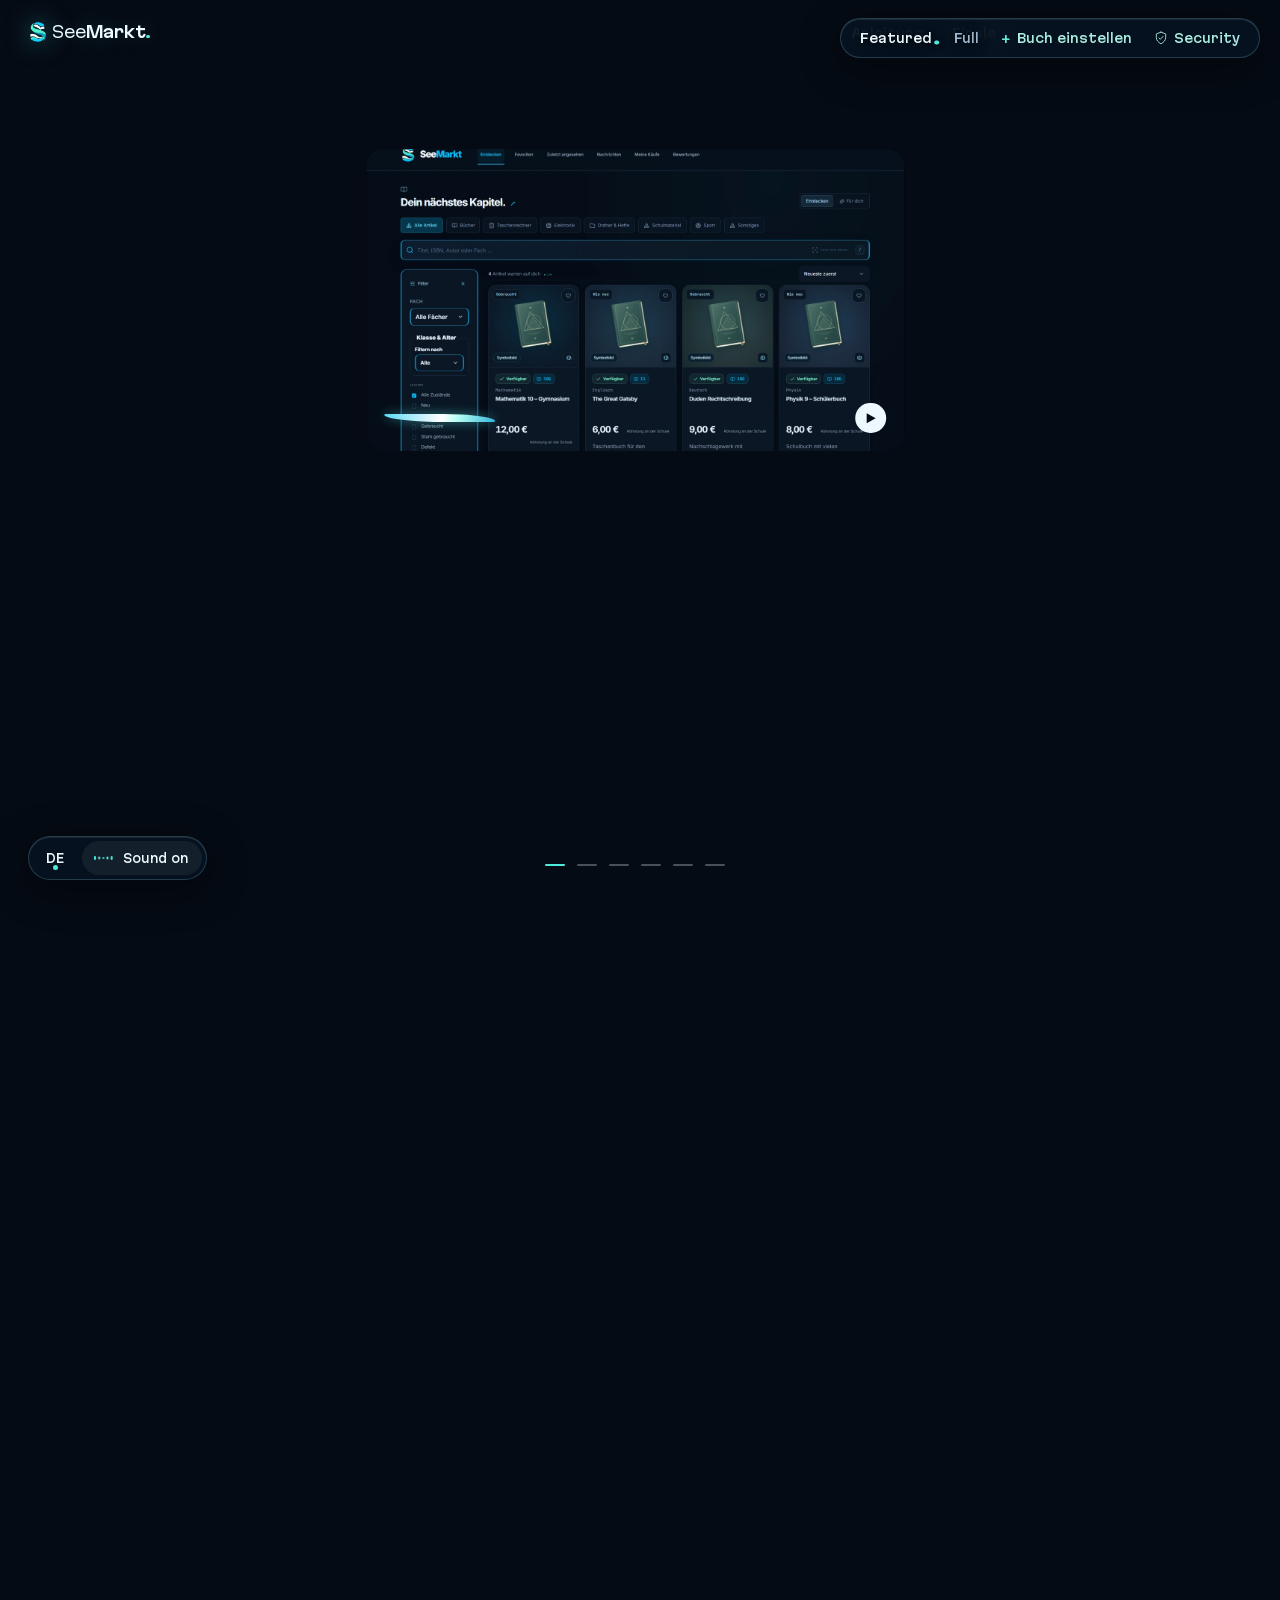
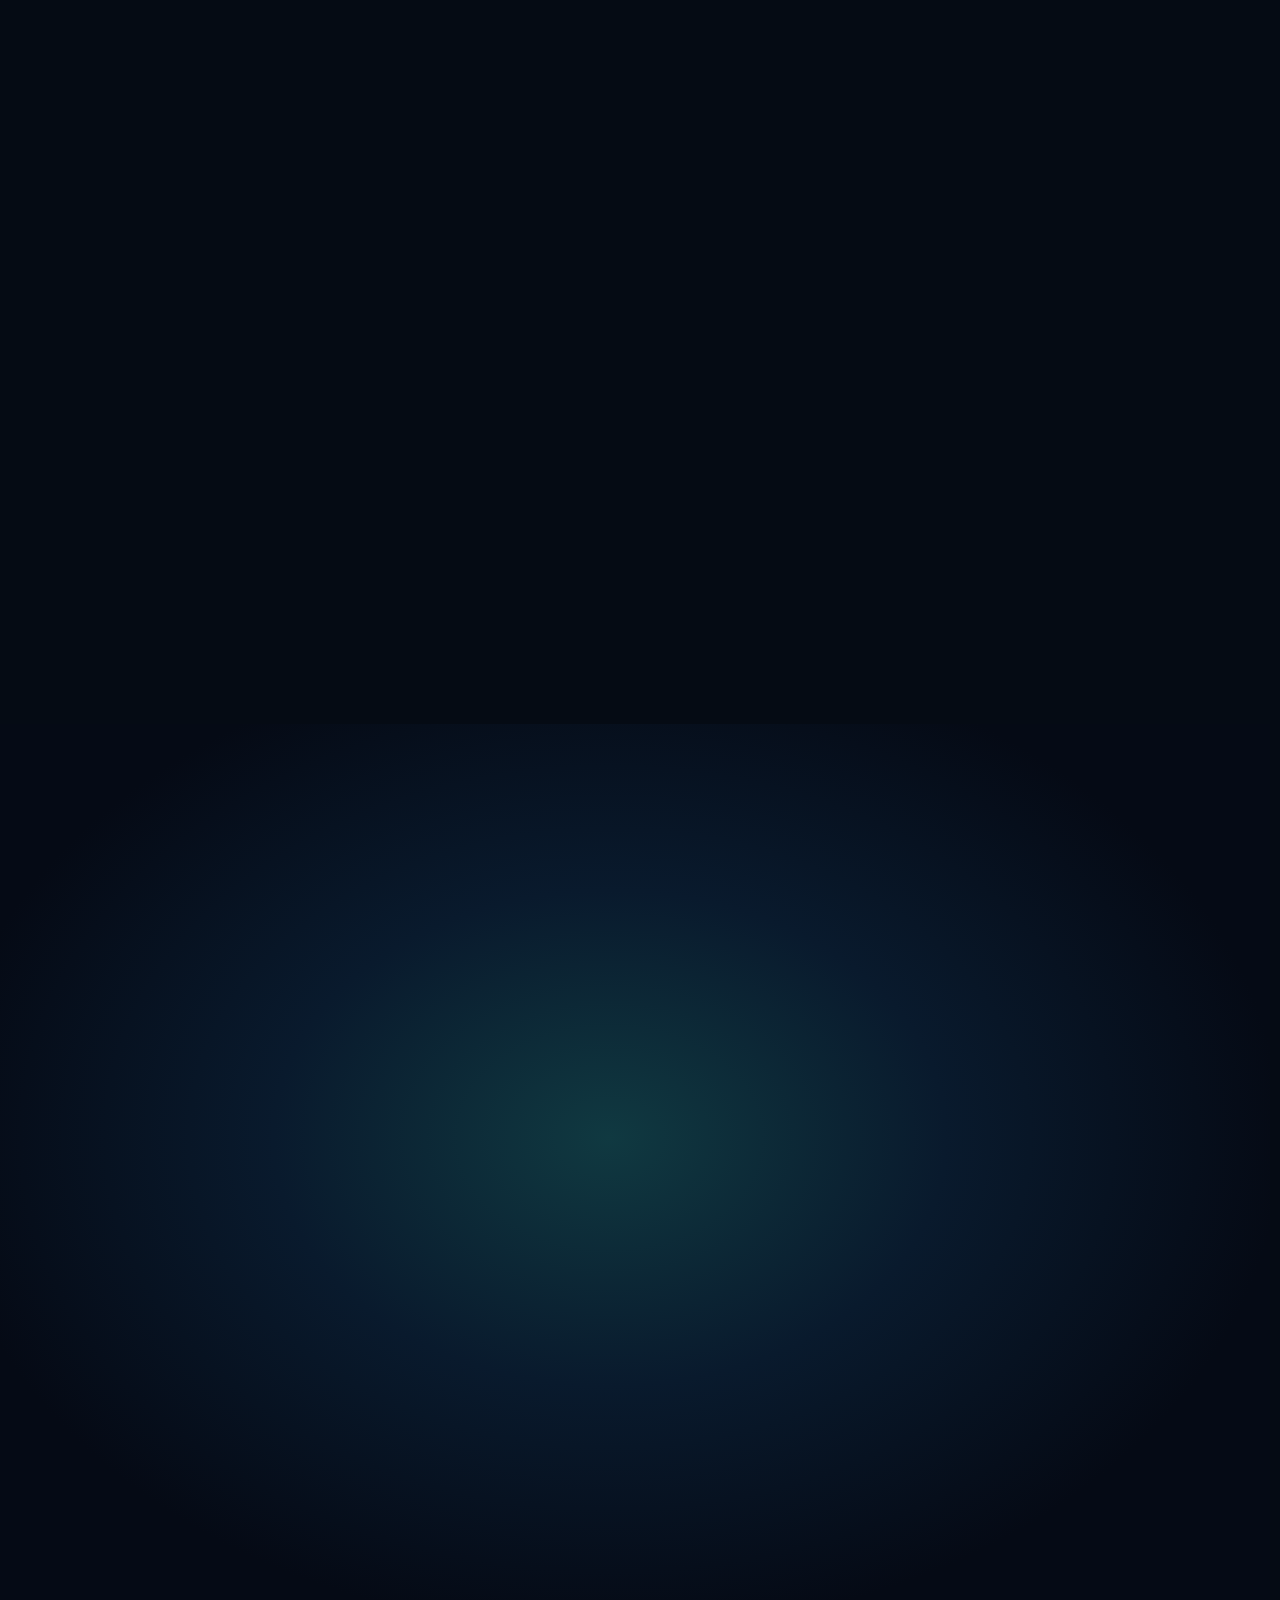
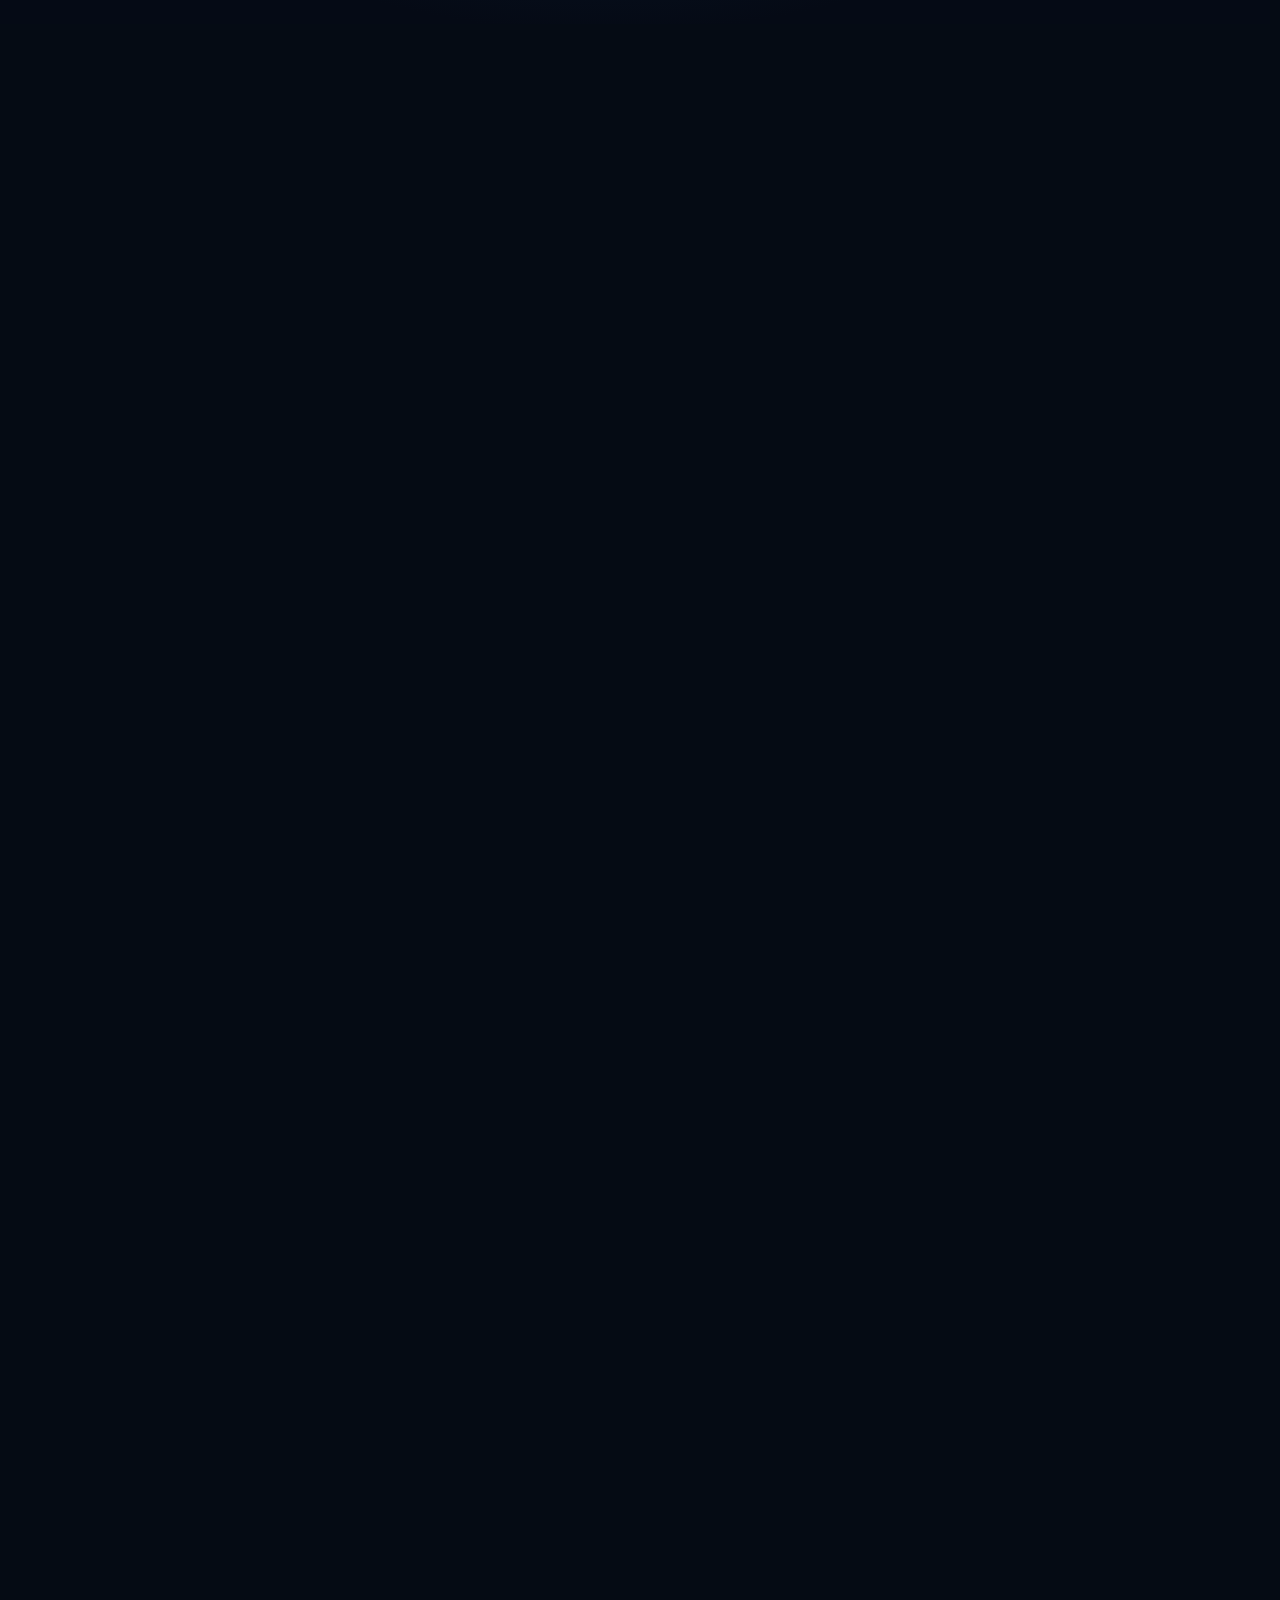
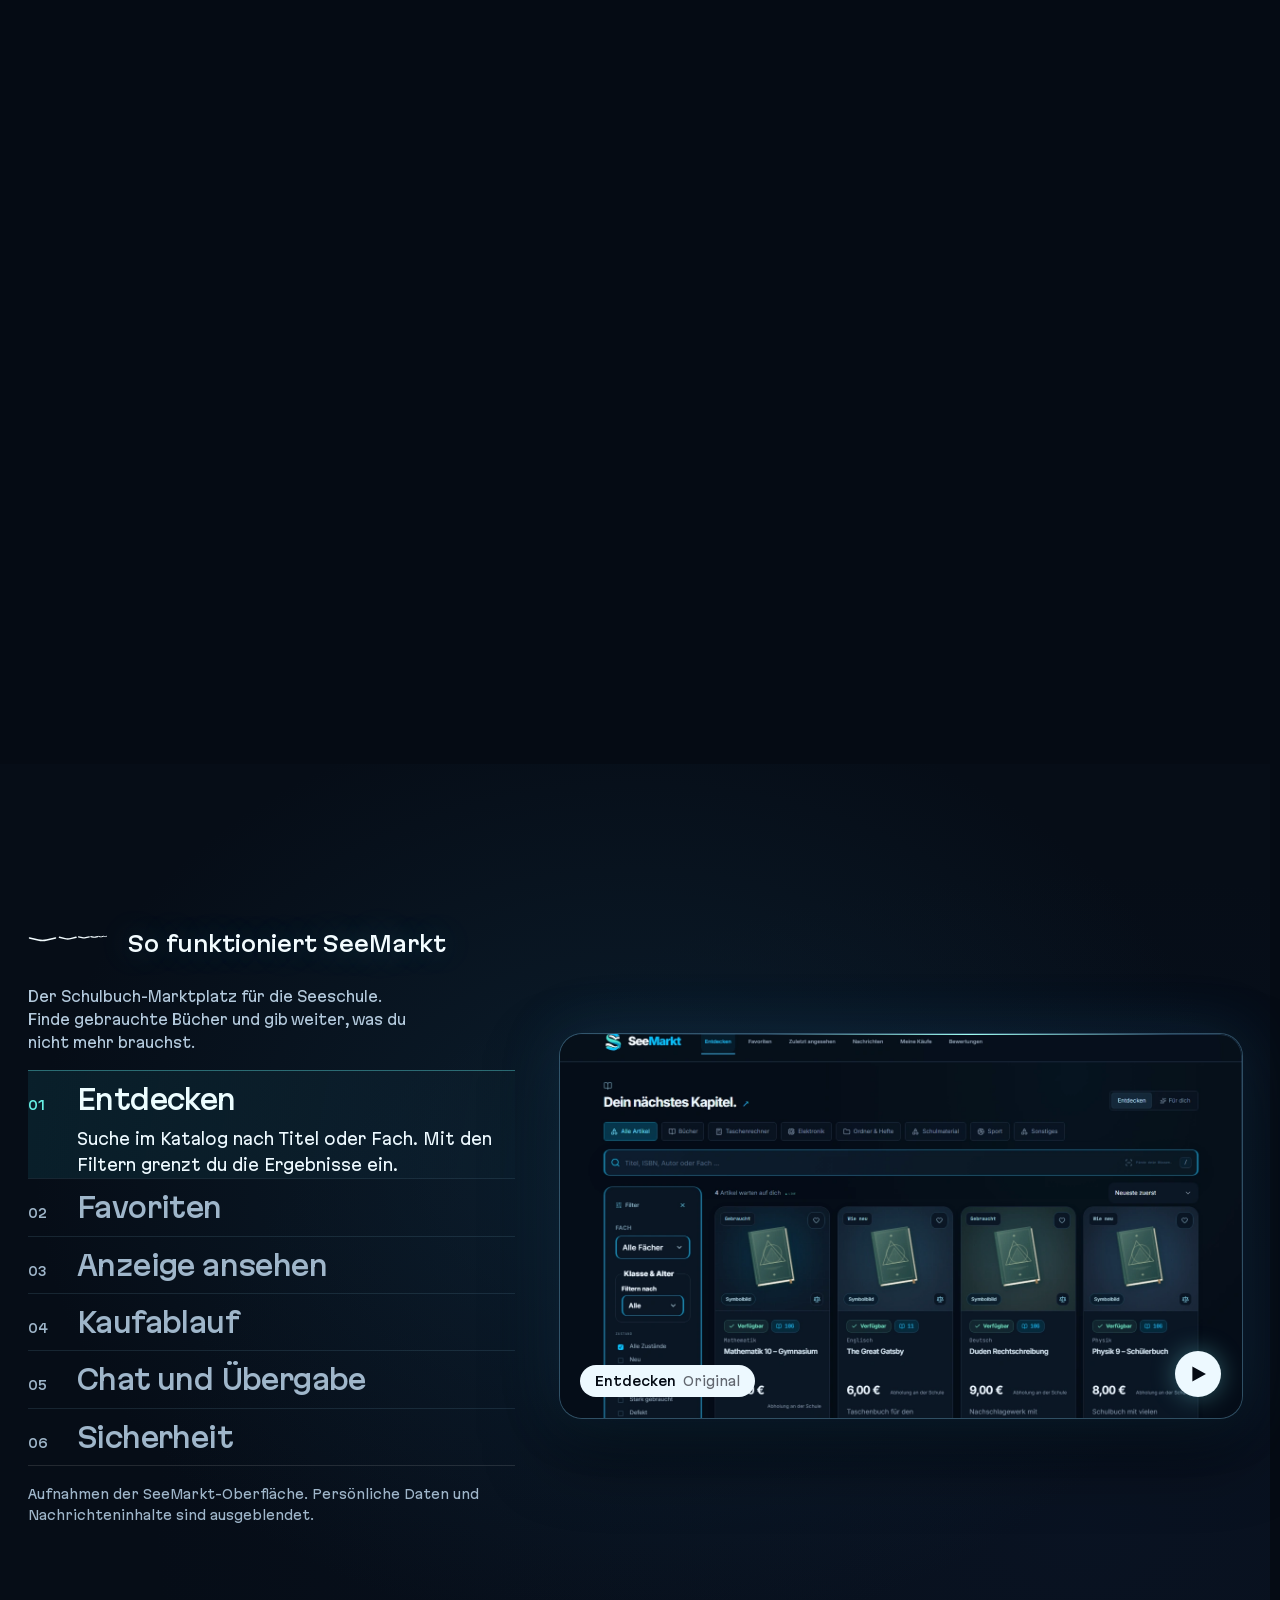
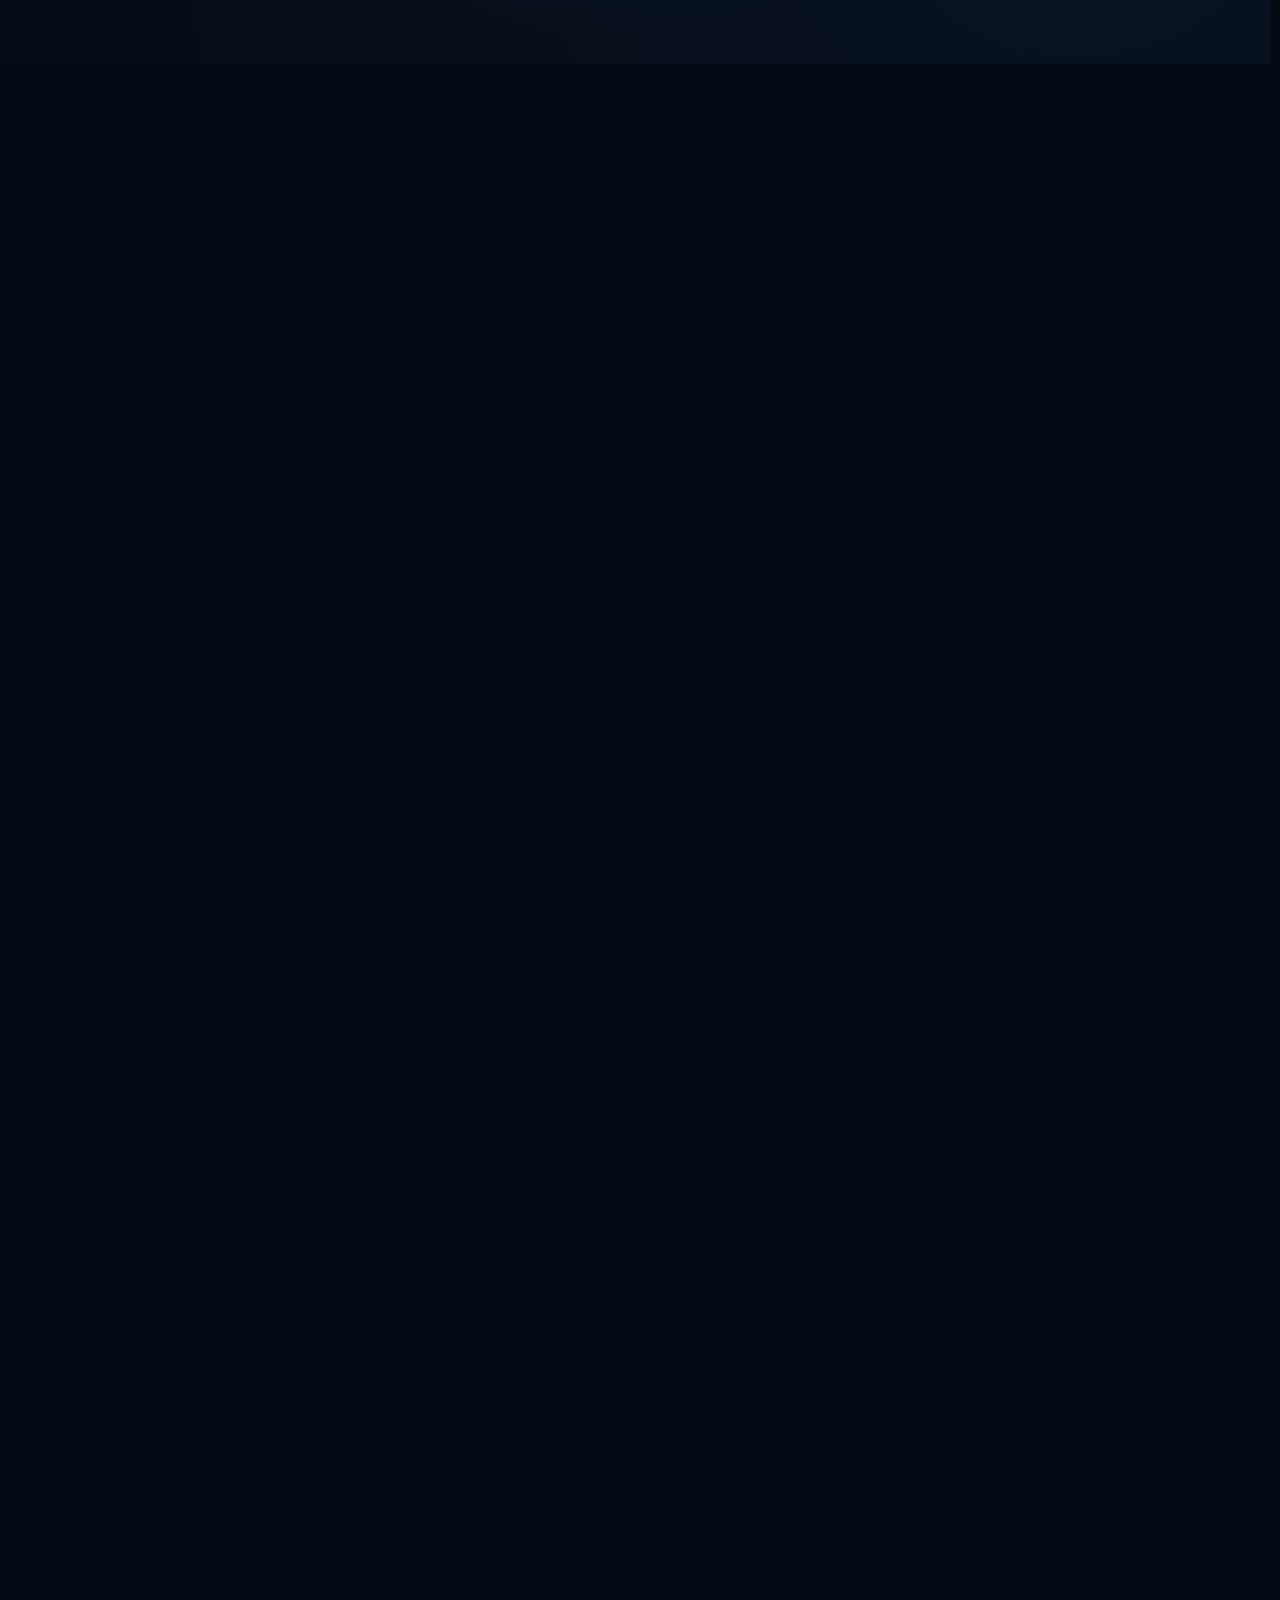
<file: index.html>
<!DOCTYPE html>

<html class="no-js" data-av1="" data-av1-same="film/bassface film/borea film/onepoint film/theo loop/bassface-sm loop/borea loop/logicor loop/logicor-h-sm loop/stage-h loop/stage-h-sm loop/theo-sm teaser" data-base="" lang="de">
<head>
<meta charset="utf-8"/>
<meta content="width=device-width, initial-scale=1, viewport-fit=cover" name="viewport"/>
<title>SeeMarkt · Kurzanleitung</title>
<meta content="#090C12" name="theme-color"/>
<meta content="dark" name="color-scheme"/>
<meta content="summary_large_image" name="twitter:card"/>
<link as="font" crossorigin="" href="fonts/martian-display-lat.woff2" rel="preload" type="font/woff2"/>
<link as="font" crossorigin="" href="fonts/martian-grotesk-lat.woff2" rel="preload" type="font/woff2"/>
<link href="assets/app.js?v=matchedIntroLaps" rel="modulepreload"/>
<script>(function(d){d.classList.replace('no-js','js');var m=/[?&]still\b/.test(location.search);try{m=m||localStorage.getItem('skh-motion')==='0'}catch(e){}var g='';try{if(/[?&]gl\b/.test(location.search))g='hw';else{var c=d.ownerDocument.createElement('canvas'),x=c.getContext('webgl2')||c.getContext('webgl');if(x){var r=x.getExtension('WEBGL_debug_renderer_info');g=/swiftshader|llvmpipe|softpipe|software|basic render/i.test(String(x.getParameter(r?r.UNMASKED_RENDERER_WEBGL:x.RENDERER)||''))?'soft':'hw';var l=x.getExtension('WEBGL_lose_context');if(l)l.loseContext()}else g='none'}}catch(e){g=''}d.setAttribute('data-gl',g);var p=g==='soft'||g==='none';d.classList.add(m?'still':p?'gl-plain':'is-intro');if(!p){var o=d.ownerDocument,b=d.getAttribute('data-base')||'',L=[["media/seemarkt/tunnel-strips.webp?v=gui3","image/webp","(min-width: 761px)",0],["media/seemarkt/tunnel-strips-sm.webp?v=gui3","image/webp","(max-width: 760px)",0],["media/seemarkt/tunnel-strips-mask.webp?v=gui3","","(min-width: 761px)",0],["media/seemarkt/ring.webp?v=gui3","","(min-width: 761px)",0],["media/seemarkt/ring-sm.webp?v=gui3","","(max-width: 760px)",0],["media/cards-mask-en-sm.webp?v=8a00266f","","(max-width: 760px)",0]];for(var i=0;i<L.length;i++){var k=o.createElement('link');k.rel='preload';k.as='image';if(L[i][1])k.type=L[i][1];k.media=L[i][2];if(L[i][3])k.setAttribute('fetchpriority','high');k.href=b+L[i][0];o.head.appendChild(k)}}try{history.scrollRestoration='manual'}catch(e){}try{if(sessionStorage.getItem('skh-place'))d.classList.add('is-jump')}catch(e){}if(HTMLScriptElement.supports&&HTMLScriptElement.supports('speculationrules')){var s=d.ownerDocument.createElement('script');s.type='speculationrules';s.textContent="{\"prefetch\": [{\"where\": {\"selector_matches\": \"a[hreflang]:not([aria-current])\"}, \"eagerness\": \"moderate\"}]}";d.ownerDocument.head.appendChild(s)}})(document.documentElement)</script>
<link href="assets/site.css?v=1179012588" rel="stylesheet"/>
<style>.name .seemarkt-logo{display:inline-block;width:1.15em;height:1.15em;object-fit:contain;margin-inline-end:.26em;vertical-align:-.19em}.dial__name .seemarkt-logo{width:1.18em;height:1.18em}</style><link href="assets/finale.css?v=tunnelblend2" rel="stylesheet"/><link href="assets/design.css?v=1" rel="stylesheet"/><link href="assets/seemarkt-tab.svg?v=seemarkt-s" rel="icon" type="image/svg+xml"/><link href="media/seemarkt/logo.png?v=seemarkt-s" rel="apple-touch-icon"/><link href="assets/security.css?v=photo4" rel="stylesheet"/><link rel="stylesheet" href="assets/cinema.css?v=5">
<link rel="stylesheet" href="assets/listing-story.css?v=1">
</head>
<body>
<div aria-hidden="true" class="veil"></div>
<div class="enter" data-click-off="Anleitung starten" data-click-on="Anleitung starten" data-dial="media/seemarkt/ring.webp?v=gui3" data-dial-sm="media/seemarkt/ring-sm.webp?v=gui3" data-panes="media/seemarkt/ring/" data-pv="gui3" data-tap-off="Tippen zum Start" data-tap-on="Tippen zum Start" data-words="Entdecken|Suchen|Filtern|Merken|Anfragen|Kaufen|Treffen|Übergabe|Einstellen|Bücher|Hilfe|SeeMarkt" hidden=""><button class="enter__go" type="button">Mit Ton starten</button><button class="enter__mute" type="button">Ohne Ton starten</button></div>
<a class="skip" href="#work">Skip to the work</a>
<button aria-pressed="true" class="skip skip--motion motion-sw" type="button"><span aria-hidden="true" class="mo"><span class="mo__arm"></span></span><span class="mo__on">Motion on</span><span class="mo__off">Motion off</span></button>
<div class="menu" hidden="" id="menu" tabindex="-1">
<div class="menu__top"><a class="menu__mark" href="#top"><span class="name"><img alt="" class="seemarkt-logo" height="32" src="media/seemarkt/logo.png" width="32"/><span class="name__a">See</span><span class="name__b">Markt</span><span aria-hidden="true" class="pt pt--stop"></span></span></a><button class="menu__x" type="button">Close</button></div>
<nav aria-label="Sections" class="menu__nav"><ol><li><a href="#work"><span aria-hidden="true" class="menu__n">01</span><span class="menu__w">Anleitung</span></a></li><li><a href="#about"><span aria-hidden="true" class="menu__n">02</span><span class="menu__w">Finale</span></a></li></ol></nav>
<div aria-label="View" class="menu__view" role="group"><span class="menu__k">View</span><button aria-pressed="true" class="menu__vb" data-view="featured" type="button">Featured</button><button aria-pressed="false" class="menu__vb" data-view="full" type="button">Full</button></div>
</div>
<main>
<section class="hero" data-centres="[0, 1, 2, 3, 4, 5]" data-items="6" id="top">
<h1 class="sr">SeeMarkt Kurzanleitung</h1>
<div class="hero__pin">
<canvas aria-hidden="true" class="strip"></canvas>
<header class="bar">
<div class="bar__mark"><a href="#top"><span class="name"><img alt="" class="seemarkt-logo" height="32" src="media/seemarkt/logo.png" width="32"/><span class="name__a">See</span><span class="name__b">Markt</span><span aria-hidden="true" class="pt pt--stop"></span></span></a></div>
<nav aria-label="Sections" class="bar__nav"><span class="bar__half"><a href="#work">Anleitung</a></span><span class="bar__half"><a href="#about">Finale</a></span></nav>
<div class="bar__end">
<button aria-controls="menu" aria-expanded="false" class="bar__menu" type="button">Menu</button>
</div>
</header>
<div class="gate">
<div class="gate__frame"><video aria-hidden="true" class="gate__v is-on" data-poster="media/seemarkt/gui-1.webp" data-src="media/seemarkt/gui-1.mp4" data-src-sm="media/seemarkt/gui-1.mp4" loop="" muted="" playsinline="" poster="media/seemarkt/gui-1.webp" preload="none" tabindex="-1"></video><video aria-hidden="true" class="gate__v" data-poster="media/seemarkt/gui-2.webp" data-src="media/seemarkt/gui-2.mp4" data-src-sm="media/seemarkt/gui-2.mp4" loop="" muted="" playsinline="" poster="media/seemarkt/gui-2.webp" preload="none" tabindex="-1"></video><video aria-hidden="true" class="gate__v" data-poster="media/seemarkt/gui-3.webp" data-src="media/seemarkt/gui-3.mp4" data-src-sm="media/seemarkt/gui-3.mp4" loop="" muted="" playsinline="" poster="media/seemarkt/gui-3.webp" preload="none" tabindex="-1"></video><video aria-hidden="true" class="gate__v" data-poster="media/seemarkt/kaufablauf.webp" data-src="media/seemarkt/kaufablauf.mp4" data-src-sm="media/seemarkt/kaufablauf.mp4" loop="" muted="" playsinline="" poster="media/seemarkt/kaufablauf.webp" preload="none" tabindex="-1"></video><video aria-hidden="true" class="gate__v" data-poster="media/seemarkt/gui-5.webp" data-src="media/seemarkt/gui-5.mp4" data-src-sm="media/seemarkt/gui-5.mp4" loop="" muted="" playsinline="" poster="media/seemarkt/gui-5.webp" preload="none" tabindex="-1"></video><video aria-hidden="true" class="gate__v" data-poster="media/seemarkt/sicherheit.webp" data-src="media/seemarkt/sicherheit.mp4" data-src-sm="media/seemarkt/sicherheit.mp4" loop="" muted="" playsinline="" poster="media/seemarkt/sicherheit.webp" preload="none" tabindex="-1"></video><noscript><img alt="" class="gate__still" height="720" src="media/seemarkt/gui-1.webp" width="1280"/></noscript><div class="gate__rows"><div aria-current="true" class="gate__row is-on" data-i="0"><span class="gate__tab" data-gl-shield=""><b>Entdecken</b> <span>Original</span></span><a aria-label="Entdecken ansehen" class="gate__play" data-file="media/seemarkt/gui-1.mp4" data-gl-shield="" data-kind="film" data-label="Originaloberfläche" data-slug="seemarkt-anleitung-1" data-snd="none" data-title="Entdecken" href="media/seemarkt/gui-1.mp4"><span aria-hidden="true" class="gate__pl">Ansehen</span><svg aria-hidden="true" class="gate__ic" viewbox="0 0 58 58"><path d="M21.9 19.5V38.5L39 29Z"></path></svg></a></div><div class="gate__row" data-i="1"><span class="gate__tab" data-gl-shield=""><b>Favoriten</b> <span>Original</span></span><a aria-label="Favoriten ansehen" class="gate__play" data-file="media/seemarkt/gui-2.mp4" data-gl-shield="" data-kind="film" data-label="Originaloberfläche" data-slug="seemarkt-anleitung-2" data-snd="none" data-title="Favoriten" href="media/seemarkt/gui-2.mp4"><span aria-hidden="true" class="gate__pl">Ansehen</span><svg aria-hidden="true" class="gate__ic" viewbox="0 0 58 58"><path d="M21.9 19.5V38.5L39 29Z"></path></svg></a></div><div class="gate__row" data-i="2"><span class="gate__tab" data-gl-shield=""><b>Anzeige ansehen</b> <span>Original</span></span><a aria-label="Anzeige ansehen" class="gate__play" data-file="media/seemarkt/gui-3.mp4" data-gl-shield="" data-kind="film" data-label="Originaloberfläche" data-slug="seemarkt-anleitung-3" data-snd="none" data-title="Anzeige ansehen" href="media/seemarkt/gui-3.mp4"><span aria-hidden="true" class="gate__pl">Ansehen</span><svg aria-hidden="true" class="gate__ic" viewbox="0 0 58 58"><path d="M21.9 19.5V38.5L39 29Z"></path></svg></a></div><div class="gate__row" data-i="3"><span class="gate__tab" data-gl-shield=""><b>Kaufablauf</b> <span>Original</span></span><a aria-label="Kaufablauf ansehen" class="gate__play" data-file="media/seemarkt/kaufablauf.mp4" data-gl-shield="" data-kind="film" data-label="Beispielansicht" data-slug="seemarkt-anleitung-4" data-snd="none" data-title="Kaufablauf" href="media/seemarkt/kaufablauf.mp4"><span aria-hidden="true" class="gate__pl">Ansehen</span><svg aria-hidden="true" class="gate__ic" viewbox="0 0 58 58"><path d="M21.9 19.5V38.5L39 29Z"></path></svg></a></div><div class="gate__row" data-i="4"><span class="gate__tab" data-gl-shield=""><b>Chat und Übergabe</b> <span>Original</span></span><a aria-label="Chat und Übergabe ansehen" class="gate__play" data-file="media/seemarkt/gui-5.mp4" data-gl-shield="" data-kind="film" data-label="Originaloberfläche" data-slug="seemarkt-anleitung-5" data-snd="none" data-title="Chat und Übergabe" href="media/seemarkt/gui-5.mp4"><span aria-hidden="true" class="gate__pl">Ansehen</span><svg aria-hidden="true" class="gate__ic" viewbox="0 0 58 58"><path d="M21.9 19.5V38.5L39 29Z"></path></svg></a></div><div class="gate__row" data-i="5"><span class="gate__tab" data-gl-shield=""><b>Sicherheit</b> <span>Beispiel</span></span><a aria-label="Sicherheit ansehen" class="gate__play" data-file="media/seemarkt/sicherheit.mp4" data-gl-shield="" data-kind="film" data-label="Beispiel" data-slug="seemarkt-anleitung-6" data-snd="none" data-title="Sicherheit" href="media/seemarkt/sicherheit.mp4"><span aria-hidden="true" class="gate__pl">Ansehen</span><svg aria-hidden="true" class="gate__ic" viewbox="0 0 58 58"><path d="M21.9 19.5V38.5L39 29Z"></path></svg></a></div></div></div>
</div>
<div aria-label="Films in the middle window" class="dots" role="group"><button aria-current="true" aria-label="Entdecken" class="dots__b" data-i="0" type="button"></button><button aria-label="Favoriten" class="dots__b" data-i="1" type="button"></button><button aria-label="Anzeige ansehen" class="dots__b" data-i="2" type="button"></button><button aria-label="Kaufablauf" class="dots__b" data-i="3" type="button"></button><button aria-label="Chat und Übergabe" class="dots__b" data-i="4" type="button"></button><button aria-label="Sicherheit" class="dots__b" data-i="5" type="button"></button></div>
<p aria-hidden="true" class="swipe"><svg class="swipe__ic" viewbox="0 0 16 30"><path d="M2.6 26L8 20.6 13.4 26"></path><path d="M2.6 17L8 11.6 13.4 17"></path><circle cx="8" cy="4.4" r="2.5"></circle></svg><span class="swipe__t">Swipe up</span></p>
</div>
</section>
<section aria-label="SeeMarkt Finale" class="signature-story" data-scroll-driven="" id="about"><div class="signature-sticky" data-hold=""><div class="signature-finale glowing-signature"><div aria-hidden="true" class="signature-atmosphere"><div class="signature-aurora"></div><div class="signature-pulse"></div><div class="signature-orbits"><i></i><i></i><i></i></div><div class="signature-stardust"><i class="signature-particle" style="--angle:0.000deg;--radius:220px;--depth:-50px;--size:1.0px;--shine:0.22"></i><i class="signature-particle" style="--angle:137.508deg;--radius:267px;--depth:-31px;--size:1.45px;--shine:0.32"></i><i class="signature-particle" style="--angle:275.016deg;--radius:314px;--depth:-12px;--size:1.9px;--shine:0.42"></i><i class="signature-particle" style="--angle:412.524deg;--radius:361px;--depth:7px;--size:2.35px;--shine:0.52"></i><i class="signature-particle" style="--angle:550.032deg;--radius:408px;--depth:26px;--size:1.0px;--shine:0.62"></i><i class="signature-particle" style="--angle:687.540deg;--radius:245px;--depth:45px;--size:1.45px;--shine:0.72"></i><i class="signature-particle" style="--angle:825.048deg;--radius:292px;--depth:-36px;--size:1.9px;--shine:0.22"></i><i class="signature-particle" style="--angle:962.556deg;--radius:339px;--depth:-17px;--size:2.35px;--shine:0.32"></i><i class="signature-particle" style="--angle:1100.064deg;--radius:386px;--depth:2px;--size:1.0px;--shine:0.42"></i><i class="signature-particle" style="--angle:1237.572deg;--radius:223px;--depth:21px;--size:1.45px;--shine:0.52"></i><i class="signature-particle" style="--angle:1375.080deg;--radius:270px;--depth:40px;--size:1.9px;--shine:0.62"></i><i class="signature-particle" style="--angle:1512.588deg;--radius:317px;--depth:-41px;--size:2.35px;--shine:0.72"></i><i class="signature-particle" style="--angle:1650.096deg;--radius:364px;--depth:-22px;--size:1.0px;--shine:0.22"></i><i class="signature-particle" style="--angle:1787.604deg;--radius:411px;--depth:-3px;--size:1.45px;--shine:0.32"></i><i class="signature-particle" style="--angle:1925.112deg;--radius:248px;--depth:16px;--size:1.9px;--shine:0.42"></i><i class="signature-particle" style="--angle:2062.620deg;--radius:295px;--depth:35px;--size:2.35px;--shine:0.52"></i><i class="signature-particle" style="--angle:2200.128deg;--radius:342px;--depth:-46px;--size:1.0px;--shine:0.62"></i><i class="signature-particle" style="--angle:2337.636deg;--radius:389px;--depth:-27px;--size:1.45px;--shine:0.72"></i><i class="signature-particle" style="--angle:2475.144deg;--radius:226px;--depth:-8px;--size:1.9px;--shine:0.22"></i><i class="signature-particle" style="--angle:2612.652deg;--radius:273px;--depth:11px;--size:2.35px;--shine:0.32"></i><i class="signature-particle" style="--angle:2750.160deg;--radius:320px;--depth:30px;--size:1.0px;--shine:0.42"></i><i class="signature-particle" style="--angle:2887.668deg;--radius:367px;--depth:49px;--size:1.45px;--shine:0.52"></i><i class="signature-particle" style="--angle:3025.176deg;--radius:414px;--depth:-32px;--size:1.9px;--shine:0.62"></i><i class="signature-particle" style="--angle:3162.684deg;--radius:251px;--depth:-13px;--size:2.35px;--shine:0.72"></i><i class="signature-particle" style="--angle:3300.192deg;--radius:298px;--depth:6px;--size:1.0px;--shine:0.22"></i><i class="signature-particle" style="--angle:3437.700deg;--radius:345px;--depth:25px;--size:1.45px;--shine:0.32"></i><i class="signature-particle" style="--angle:3575.208deg;--radius:392px;--depth:44px;--size:1.9px;--shine:0.42"></i><i class="signature-particle" style="--angle:3712.716deg;--radius:229px;--depth:-37px;--size:2.35px;--shine:0.52"></i><i class="signature-particle" style="--angle:3850.224deg;--radius:276px;--depth:-18px;--size:1.0px;--shine:0.62"></i><i class="signature-particle" style="--angle:3987.732deg;--radius:323px;--depth:1px;--size:1.45px;--shine:0.72"></i><i class="signature-particle" style="--angle:4125.240deg;--radius:370px;--depth:20px;--size:1.9px;--shine:0.22"></i><i class="signature-particle" style="--angle:4262.748deg;--radius:417px;--depth:39px;--size:2.35px;--shine:0.32"></i><i class="signature-particle" style="--angle:4400.256deg;--radius:254px;--depth:-42px;--size:1.0px;--shine:0.42"></i><i class="signature-particle" style="--angle:4537.764deg;--radius:301px;--depth:-23px;--size:1.45px;--shine:0.52"></i><i class="signature-particle" style="--angle:4675.272deg;--radius:348px;--depth:-4px;--size:1.9px;--shine:0.62"></i><i class="signature-particle" style="--angle:4812.780deg;--radius:395px;--depth:15px;--size:2.35px;--shine:0.72"></i><i class="signature-particle" style="--angle:4950.288deg;--radius:232px;--depth:34px;--size:1.0px;--shine:0.22"></i><i class="signature-particle" style="--angle:5087.796deg;--radius:279px;--depth:-47px;--size:1.45px;--shine:0.32"></i><i class="signature-particle" style="--angle:5225.304deg;--radius:326px;--depth:-28px;--size:1.9px;--shine:0.42"></i><i class="signature-particle" style="--angle:5362.812deg;--radius:373px;--depth:-9px;--size:2.35px;--shine:0.52"></i><i class="signature-particle" style="--angle:5500.320deg;--radius:420px;--depth:10px;--size:1.0px;--shine:0.62"></i><i class="signature-particle" style="--angle:5637.828deg;--radius:257px;--depth:29px;--size:1.45px;--shine:0.72"></i><i class="signature-particle" style="--angle:5775.336deg;--radius:304px;--depth:48px;--size:1.9px;--shine:0.22"></i><i class="signature-particle" style="--angle:5912.844deg;--radius:351px;--depth:-33px;--size:2.35px;--shine:0.32"></i><i class="signature-particle" style="--angle:6050.352deg;--radius:398px;--depth:-14px;--size:1.0px;--shine:0.42"></i><i class="signature-particle" style="--angle:6187.860deg;--radius:235px;--depth:5px;--size:1.45px;--shine:0.52"></i><i class="signature-particle" style="--angle:6325.368deg;--radius:282px;--depth:24px;--size:1.9px;--shine:0.62"></i><i class="signature-particle" style="--angle:6462.876deg;--radius:329px;--depth:43px;--size:2.35px;--shine:0.72"></i></div><div class="signature-horizon"></div></div><div aria-hidden="true" class="signature-rays"></div><img alt="SeeMarkt S" src="media/seemarkt/logo.png"/><p>Ihr SeeMarkt Team</p><a class="guide-start" href="https://www.seemarkt.me/">Zu SeeMarkt</a></div></div></section><section aria-labelledby="make-h" class="make" id="work">
<div class="make__scene" style="--k:6">
<div class="make__pin" data-hold="">
<div class="make__side">
<h2 class="make__h" data-arrive="" id="make-h" style="--ai:0"><span aria-hidden="true" class="flock"><svg viewbox="0 0 52.9 14"><path d="M1.00 1.4L6.76 8.23Q9.60 11.60 12.44 8.23L18.20 1.4"></path><path d="M20.80 1.4L24.49 5.77Q26.30 7.93 28.12 5.77L31.81 1.4"></path><path d="M33.47 1.4L35.83 4.20Q36.99 5.58 38.16 4.20L40.52 1.4"></path><path d="M41.58 1.4L43.09 3.19Q43.84 4.07 44.58 3.19L46.09 1.4"></path><path d="M46.77 1.4L47.74 2.55Q48.22 3.11 48.69 2.55L49.66 1.4"></path><path d="M50.09 1.4L50.71 2.13Q51.02 2.50 51.32 2.13L51.94 1.4"></path><circle cx="9.60" cy="7.32" r="2.4"></circle></svg></span> So funktioniert SeeMarkt</h2><p class="guide-purpose" data-arrive="">Der Schulbuch-Marktplatz für die Seeschule. Finde gebrauchte Bücher und gib weiter, was du nicht mehr brauchst.</p>
<ol class="make__list"><li class="make__item is-on" data-arrive="" data-i="0" style="--ai:1">
<button class="make__b" type="button"><span class="make__n">01</span><span class="make__t">Entdecken</span></button>
<div class="make__more"><div><a aria-label="Entdecken ansehen" class="make__mw" data-file="media/seemarkt/gui-1.mp4" data-kind="film" data-label="Originaloberfläche" data-land="" data-slug="seemarkt-anleitung-1" data-snd="none" data-title="Entdecken" href="media/seemarkt/gui-1.mp4"><video aria-hidden="true" class="make__v" data-poster="media/seemarkt/gui-1.webp" data-src="media/seemarkt/gui-1.mp4" data-src-sm="media/seemarkt/gui-1.mp4" loop="" muted="" playsinline="" poster="media/seemarkt/gui-1.webp" preload="none"></video><span class="make__tab"><b>Entdecken</b> <span>Original</span></span><span aria-hidden="true" class="make__go"><svg aria-hidden="true" class="make__ic" viewbox="0 0 58 58"><path d="M21.9 19.5V38.5L39 29Z"></path></svg></span></a><p class="make__s">Suche im Katalog nach Titel oder Fach. Mit den Filtern grenzt du die Ergebnisse ein.</p></div></div>
</li><li class="make__item" data-arrive="" data-i="1" style="--ai:2">
<button class="make__b" type="button"><span class="make__n">02</span><span class="make__t">Favoriten</span></button>
<div class="make__more"><div><a aria-label="Favoriten ansehen" class="make__mw" data-file="media/seemarkt/gui-2.mp4" data-kind="film" data-label="Originaloberfläche" data-slug="seemarkt-anleitung-2" data-snd="none" data-title="Favoriten" href="media/seemarkt/gui-2.mp4"><video aria-hidden="true" class="make__v" data-poster="media/seemarkt/gui-2.webp" data-src="media/seemarkt/gui-2.mp4" data-src-sm="media/seemarkt/gui-2.mp4" loop="" muted="" playsinline="" poster="media/seemarkt/gui-2.webp" preload="none"></video><span class="make__tab"><b>Favoriten</b> <span>Original</span></span><span aria-hidden="true" class="make__go"><svg aria-hidden="true" class="make__ic" viewbox="0 0 58 58"><path d="M21.9 19.5V38.5L39 29Z"></path></svg></span></a><p class="make__s">Merke ein Angebot über das Herz. Deine gemerkten Artikel findest du unter Favoriten.</p></div></div>
</li><li class="make__item" data-arrive="" data-i="2" style="--ai:3">
<button class="make__b" type="button"><span class="make__n">03</span><span class="make__t">Anzeige ansehen</span></button>
<div class="make__more"><div><a aria-label="Anzeige ansehen" class="make__mw" data-file="media/seemarkt/gui-3.mp4" data-kind="film" data-label="Originaloberfläche" data-slug="seemarkt-anleitung-3" data-snd="none" data-title="Anzeige ansehen" href="media/seemarkt/gui-3.mp4"><video aria-hidden="true" class="make__v" data-poster="media/seemarkt/gui-3.webp" data-src="media/seemarkt/gui-3.mp4" data-src-sm="media/seemarkt/gui-3.mp4" loop="" muted="" playsinline="" poster="media/seemarkt/gui-3.webp" preload="none"></video><span class="make__tab"><b>Anzeige ansehen</b> <span>Original</span></span><span aria-hidden="true" class="make__go"><svg aria-hidden="true" class="make__ic" viewbox="0 0 58 58"><path d="M21.9 19.5V38.5L39 29Z"></path></svg></span></a><p class="make__s">Öffne ein Angebot und prüfe Preis, Zustand und Angaben zur Übergabe.</p></div></div>
</li><li class="make__item" data-arrive="" data-i="3" style="--ai:4">
<button class="make__b" type="button"><span class="make__n">04</span><span class="make__t">Kaufablauf</span></button>
<div class="make__more"><div><a aria-label="Kaufablauf ansehen" class="make__mw" data-file="media/seemarkt/kaufablauf.mp4" data-kind="film" data-label="Beispielansicht" data-slug="seemarkt-anleitung-4" data-snd="none" data-title="Kaufablauf" href="media/seemarkt/kaufablauf.mp4"><video aria-hidden="true" class="make__v" data-poster="media/seemarkt/kaufablauf.webp" data-src="media/seemarkt/kaufablauf.mp4" data-src-sm="media/seemarkt/kaufablauf.mp4" loop="" muted="" playsinline="" poster="media/seemarkt/kaufablauf.webp" preload="none"></video><span class="make__tab"><b>Kaufablauf</b> <span>Beispiel</span></span><span aria-hidden="true" class="make__go"><svg aria-hidden="true" class="make__ic" viewbox="0 0 58 58"><path d="M21.9 19.5V38.5L39 29Z"></path></svg></span></a><p class="make__s">Öffne die Anzeige und sende eine Kaufanfrage. Sobald die verkaufende Person annimmt, wechselst du in den Chat.</p></div></div>
</li><li class="make__item" data-arrive="" data-i="4" style="--ai:5">
<button class="make__b" type="button"><span class="make__n">05</span><span class="make__t">Chat und Übergabe</span></button>
<div class="make__more"><div><a aria-label="Chat und Übergabe ansehen" class="make__mw" data-file="media/seemarkt/gui-5.mp4" data-kind="film" data-label="Originaloberfläche" data-slug="seemarkt-anleitung-5" data-snd="none" data-title="Chat und Übergabe" href="media/seemarkt/gui-5.mp4"><video aria-hidden="true" class="make__v" data-poster="media/seemarkt/gui-5.webp" data-src="media/seemarkt/gui-5.mp4" data-src-sm="media/seemarkt/gui-5.mp4" loop="" muted="" playsinline="" poster="media/seemarkt/gui-5.webp" preload="none"></video><span class="make__tab"><b>Chat und Übergabe</b> <span>Original</span></span><span aria-hidden="true" class="make__go"><svg aria-hidden="true" class="make__ic" viewbox="0 0 58 58"><path d="M21.9 19.5V38.5L39 29Z"></path></svg></span></a><p class="make__s">Nach Annahme öffnest du den Chat und schlägst einen Termin und Treffpunkt vor.</p></div></div>
</li><li class="make__item" data-arrive="" data-i="5" style="--ai:6">
<button class="make__b" type="button"><span class="make__n">06</span><span class="make__t">Sicherheit</span></button>
<div class="make__more"><div><a aria-label="Sicherheit ansehen" class="make__mw" data-file="media/seemarkt/sicherheit.mp4" data-kind="film" data-label="Beispiel" data-slug="seemarkt-anleitung-6" data-snd="none" data-title="Sicherheit" href="media/seemarkt/sicherheit.mp4" rel="noopener" target="_blank"><video aria-hidden="true" class="make__v" data-poster="media/seemarkt/sicherheit.webp" data-src="media/seemarkt/sicherheit.mp4" data-src-sm="media/seemarkt/sicherheit.mp4" loop="" muted="" playsinline="" poster="media/seemarkt/sicherheit.webp" preload="none"></video><span class="make__tab"><b>Sicherheit</b> <span>Beispiel</span></span><span aria-hidden="true" class="make__go"><svg aria-hidden="true" class="make__ic" viewbox="0 0 58 58"><path d="M22 36L36 22M25 22H36V33" fill="none" stroke="currentColor" stroke-linecap="round" stroke-linejoin="round" stroke-width="2.6"></path></svg></span></a><p class="make__s">Im Video siehst du, wie Anmeldung, Datenschutz und Verwaltung beim Handeln zusammenspielen. Bei Fragen findest du Hilfe direkt auf SeeMarkt.</p></div></div>
</li></ol>
<p class="make__tools" data-arrive="" style="--ai:7">Aufnahmen der SeeMarkt-Oberfläche. Persönliche Daten und Nachrichteninhalte sind ausgeblendet.</p>
</div>
<div class="make__frame" data-land="">
<canvas aria-hidden="true" class="make__field"></canvas>
<a aria-label="Entdecken ansehen" class="make__win is-on" data-file="media/seemarkt/gui-1.mp4" data-kind="film" data-label="Originaloberfläche" data-slug="seemarkt-anleitung-1" data-snd="none" data-title="Entdecken" href="media/seemarkt/gui-1.mp4" tabindex="0"><video aria-hidden="true" class="make__v" data-poster="media/seemarkt/gui-1.webp" data-src="media/seemarkt/gui-1.mp4" data-src-sm="media/seemarkt/gui-1.mp4" loop="" muted="" playsinline="" poster="media/seemarkt/gui-1.webp" preload="none"></video><span class="make__tab"><b>Entdecken</b> <span>Original</span></span><span aria-hidden="true" class="make__go"><svg aria-hidden="true" class="make__ic" viewbox="0 0 58 58"><path d="M21.9 19.5V38.5L39 29Z"></path></svg></span></a><a aria-label="Favoriten ansehen" class="make__win" data-file="media/seemarkt/gui-2.mp4" data-kind="film" data-label="Originaloberfläche" data-slug="seemarkt-anleitung-2" data-snd="none" data-title="Favoriten" href="media/seemarkt/gui-2.mp4" tabindex="-1"><video aria-hidden="true" class="make__v" data-poster="media/seemarkt/gui-2.webp" data-src="media/seemarkt/gui-2.mp4" data-src-sm="media/seemarkt/gui-2.mp4" loop="" muted="" playsinline="" poster="media/seemarkt/gui-2.webp" preload="none"></video><span class="make__tab"><b>Favoriten</b> <span>Original</span></span><span aria-hidden="true" class="make__go"><svg aria-hidden="true" class="make__ic" viewbox="0 0 58 58"><path d="M21.9 19.5V38.5L39 29Z"></path></svg></span></a><a aria-label="Anzeige ansehen" class="make__win" data-file="media/seemarkt/gui-3.mp4" data-kind="film" data-label="Originaloberfläche" data-slug="seemarkt-anleitung-3" data-snd="none" data-title="Anzeige ansehen" href="media/seemarkt/gui-3.mp4" tabindex="-1"><video aria-hidden="true" class="make__v" data-poster="media/seemarkt/gui-3.webp" data-src="media/seemarkt/gui-3.mp4" data-src-sm="media/seemarkt/gui-3.mp4" loop="" muted="" playsinline="" poster="media/seemarkt/gui-3.webp" preload="none"></video><span class="make__tab"><b>Anzeige ansehen</b> <span>Original</span></span><span aria-hidden="true" class="make__go"><svg aria-hidden="true" class="make__ic" viewbox="0 0 58 58"><path d="M21.9 19.5V38.5L39 29Z"></path></svg></span></a><a aria-label="Kaufablauf ansehen" class="make__win" data-file="media/seemarkt/kaufablauf.mp4" data-kind="film" data-label="Beispielansicht" data-slug="seemarkt-anleitung-4" data-snd="none" data-title="Kaufablauf" href="media/seemarkt/kaufablauf.mp4" tabindex="-1"><video aria-hidden="true" class="make__v" data-poster="media/seemarkt/kaufablauf.webp" data-src="media/seemarkt/kaufablauf.mp4" data-src-sm="media/seemarkt/kaufablauf.mp4" loop="" muted="" playsinline="" poster="media/seemarkt/kaufablauf.webp" preload="none"></video><span class="make__tab"><b>Kaufablauf</b> <span>Beispiel</span></span><span aria-hidden="true" class="make__go"><svg aria-hidden="true" class="make__ic" viewbox="0 0 58 58"><path d="M21.9 19.5V38.5L39 29Z"></path></svg></span></a><a aria-label="Chat und Übergabe ansehen" class="make__win" data-file="media/seemarkt/gui-5.mp4" data-kind="film" data-label="Originaloberfläche" data-slug="seemarkt-anleitung-5" data-snd="none" data-title="Chat und Übergabe" href="media/seemarkt/gui-5.mp4" tabindex="-1"><video aria-hidden="true" class="make__v" data-poster="media/seemarkt/gui-5.webp" data-src="media/seemarkt/gui-5.mp4" data-src-sm="media/seemarkt/gui-5.mp4" loop="" muted="" playsinline="" poster="media/seemarkt/gui-5.webp" preload="none"></video><span class="make__tab"><b>Chat und Übergabe</b> <span>Original</span></span><span aria-hidden="true" class="make__go"><svg aria-hidden="true" class="make__ic" viewbox="0 0 58 58"><path d="M21.9 19.5V38.5L39 29Z"></path></svg></span></a><a aria-label="Sicherheit ansehen" class="make__win" data-file="media/seemarkt/sicherheit.mp4" data-kind="film" data-label="Beispiel" data-slug="seemarkt-anleitung-6" data-snd="none" data-title="Sicherheit" href="media/seemarkt/sicherheit.mp4" rel="noopener" tabindex="-1" target="_blank"><video aria-hidden="true" class="make__v" data-poster="media/seemarkt/sicherheit.webp" data-src="media/seemarkt/sicherheit.mp4" data-src-sm="media/seemarkt/sicherheit.mp4" loop="" muted="" playsinline="" poster="media/seemarkt/sicherheit.webp" preload="none"></video><span class="make__tab"><b>Sicherheit</b> <span>Beispiel</span></span><span aria-hidden="true" class="make__go"><svg aria-hidden="true" class="make__ic" viewbox="0 0 58 58"><path d="M22 36L36 22M25 22H36V33" fill="none" stroke="currentColor" stroke-linecap="round" stroke-linejoin="round" stroke-width="2.6"></path></svg></span></a>
</div>
</div>
</div>
</section>
</main>
<section aria-label="All work" class="full" hidden="" id="full">
<div aria-hidden="true" class="full__veil"></div>
<canvas aria-hidden="true" class="full__flow"></canvas>
<div class="full__in">
<div aria-hidden="true" class="full__band"></div>
<canvas aria-hidden="true" class="full__dial"></canvas>
<span aria-hidden="true" class="full__pt"></span>
<div aria-hidden="true" class="full__win"><img alt="" class="full__img" decoding="async" height="9" src="[data-uri]" width="16"/>
<p class="full__away" data-site="Opens the site" data-store="Opens the App Store" data-vimeo="Plays from Vimeo"><span class="full__ic"></span><span class="full__aw"></span></p></div>
<p class="full__hint" data-point="Vorschau ansehen und zum Öffnen anklicken" data-sum="31 films, 28 minutes in all · 7 sites and apps" data-touch="Tippen zum Öffnen"><span class="full__hs">Sechs Kurzvideos zur Anleitung</span><span class="full__hp">Vorschau ansehen und zum Öffnen anklicken</span></p><div class="full__lists">
<p class="full__g">Films</p><ul class="full__list"><li><a aria-label="Entdecken ansehen" class="full__it" data-dur="5.5" data-file="media/seemarkt/gui-1.mp4" data-gl-shield="" data-kind="film" data-label="Originaloberfläche" data-loop="media/seemarkt/gui-1.mp4" data-preview="media/seemarkt/gui-1.webp" data-slug="seemarkt-anleitung-1" data-snd="none" data-title="Entdecken" href="media/seemarkt/gui-1.mp4"><span class="full__t">Entdecken</span><span class="full__m">0:06</span></a></li><li><a aria-label="Favoriten ansehen" class="full__it" data-dur="5.5" data-file="media/seemarkt/gui-2.mp4" data-gl-shield="" data-kind="film" data-label="Originaloberfläche" data-loop="media/seemarkt/gui-2.mp4" data-preview="media/seemarkt/gui-2.webp" data-slug="seemarkt-anleitung-2" data-snd="none" data-title="Favoriten" href="media/seemarkt/gui-2.mp4"><span class="full__t">Favoriten</span><span class="full__m">0:06</span></a></li><li><a aria-label="Anzeige ansehen" class="full__it" data-dur="5.5" data-file="media/seemarkt/gui-3.mp4" data-gl-shield="" data-kind="film" data-label="Originaloberfläche" data-loop="media/seemarkt/gui-3.mp4" data-preview="media/seemarkt/gui-3.webp" data-slug="seemarkt-anleitung-3" data-snd="none" data-title="Anzeige ansehen" href="media/seemarkt/gui-3.mp4"><span class="full__t">Anzeige ansehen</span><span class="full__m">0:06</span></a></li><li><a aria-label="Kaufablauf ansehen" class="full__it" data-dur="16" data-file="media/seemarkt/kaufablauf.mp4" data-gl-shield="" data-kind="film" data-label="Beispielansicht" data-loop="media/seemarkt/kaufablauf.mp4" data-preview="media/seemarkt/kaufablauf.webp" data-slug="seemarkt-anleitung-4" data-snd="none" data-title="Kaufablauf" href="media/seemarkt/kaufablauf.mp4"><span class="full__t">Kaufablauf</span><span class="full__m">0:16</span></a></li><li><a aria-label="Chat und Übergabe ansehen" class="full__it" data-dur="8" data-file="media/seemarkt/gui-5.mp4" data-gl-shield="" data-kind="film" data-label="Originaloberfläche" data-loop="media/seemarkt/gui-5.mp4" data-preview="media/seemarkt/gui-5.webp" data-slug="seemarkt-anleitung-5" data-snd="none" data-title="Chat und Übergabe" href="media/seemarkt/gui-5.mp4"><span class="full__t">Chat und Übergabe</span><span class="full__m">0:08</span></a></li><li><a class="full__it" data-dur="28.5" data-file="media/seemarkt/sicherheit.mp4" data-gl-shield="" data-kind="film" data-label="Beispiel" data-loop="media/seemarkt/sicherheit.mp4" data-preview="media/seemarkt/sicherheit.webp" data-slug="seemarkt-anleitung-6" data-snd="none" data-title="Sicherheit" href="media/seemarkt/sicherheit.mp4"><span class="full__t">Sicherheit</span><span class="full__m">0:29</span></a></li></ul>
<p class="full__g">Sites and apps</p><ul class="full__list"></ul>
</div>
<div aria-live="polite" class="full__card">
<p class="full__cn"></p><h3 class="full__ct">All work</h3><p class="full__cd"><span class="full__cm"></span> <span class="full__cw"></span></p>
<div class="full__ca"><a class="full__go" data-play="Play film" data-site="Open the site" data-store="Open in the App Store" href="#"><span class="full__gt"></span></a>
<button class="full__back" type="button">All work</button></div>
</div>
<p class="full__tn" data-touch="Swipe to turn the dial">Scroll, drag or use the arrow keys to turn the dial</p>
<p class="full__note"></p>
</div>
<div aria-hidden="true" class="full__shade"></div>
</section>
<nav aria-label="Page sections" class="back"><a class="back__mark" href="#top"><span class="name"><img alt="" class="seemarkt-logo" height="32" src="media/seemarkt/logo.png" width="32"/><span class="name__a">See</span><span class="name__b">Markt</span><span aria-hidden="true" class="pt pt--stop"></span></span></a><span class="back__nav"><a href="#work">Anleitung</a><a href="#about">Finale</a></span><button aria-controls="menu" aria-expanded="false" class="back__menu" type="button">Menu</button></nav>
<aside aria-label="View" class="view"><button aria-pressed="true" class="view__b" data-view="featured" type="button"><span class="view__w">Featured</span></button><button aria-controls="full" aria-pressed="false" class="view__b" data-view="full" type="button"><span class="view__w">Full</span></button><button class="listing-trigger" type="button" aria-haspopup="dialog" aria-controls="listing-story"><span aria-hidden="true">+</span> Buch einstellen</button><button class="security-trigger" type="button" aria-haspopup="dialog" aria-controls="security" aria-expanded="false"><svg viewBox="0 0 24 24" fill="none" stroke="currentColor" stroke-width="1.5" stroke-linecap="round" stroke-linejoin="round" aria-hidden="true"><path d="M12 2 4 5v6c0 5 3 8 8 11 5-3 8-6 8-11V5l-8-3Z"/><path d="m8.5 12 2.3 2.3 4.7-5"/></svg>Security</button><span aria-hidden="true" class="view__pt"><span class="view__in"></span></span></aside>
<aside aria-label="Language and sound" class="dock"><nav aria-label="Language" class="dock__lang"><a aria-current="page" class="dock__l" href="./" hreflang="en" lang="en">DE</a><span aria-hidden="true" class="dock__pt"></span></nav><button aria-pressed="false" class="dock__sound" data-off="Sound off" data-on="Sound on" type="button"><span aria-hidden="true" class="dock__eq"><i></i><i></i><i></i><i></i><i></i></span><span class="dock__st">Sound off</span></button></aside>
<div aria-modal="true" class="focus" data-cc-label="English" data-music="Music only" data-silent="No sound" data-site="Open the site" data-vimeo="Open on Vimeo" hidden="" role="dialog"><div class="focus__film"></div><button aria-label="Previous" class="focus__edge focus__edge--prev" type="button"><span class="focus__chev"><span aria-hidden="true" class="focus__ci"><svg aria-hidden="true" viewbox="0 0 16 16"><path d="M10 3.5L5.5 8 10 12.5"></path></svg><svg aria-hidden="true" viewbox="0 0 16 16"><path d="M10 3.5L5.5 8 10 12.5"></path></svg></span></span></button><button aria-label="Next" class="focus__edge focus__edge--next" type="button"><span class="focus__chev"><span aria-hidden="true" class="focus__ci"><svg aria-hidden="true" viewbox="0 0 16 16"><path d="M6 3.5L10.5 8 6 12.5"></path></svg><svg aria-hidden="true" viewbox="0 0 16 16"><path d="M6 3.5L10.5 8 6 12.5"></path></svg></span></span></button><div class="focus__info"><p class="focus__n"></p><p class="focus__h"><span class="focus__t"></span><span class="focus__m"></span></p><p class="focus__w"></p><div class="focus__go"><a class="focus__out" hidden="" href="#" rel="noopener" target="_blank"><span class="roll"><span></span><span aria-hidden="true"></span></span><span aria-hidden="true" class="focus__oa"><svg aria-hidden="true" class="arrow" viewbox="0 0 12 12"><path d="M2.5 9.5L9.5 2.5M4 2.5H9.5V8" fill="none" stroke="currentColor" stroke-linecap="round" stroke-linejoin="round" stroke-width="1.3"></path></svg><svg aria-hidden="true" class="arrow" viewbox="0 0 12 12"><path d="M2.5 9.5L9.5 2.5M4 2.5H9.5V8" fill="none" stroke="currentColor" stroke-linecap="round" stroke-linejoin="round" stroke-width="1.3"></path></svg></span></a><button aria-label="Previous" class="focus__arr" data-d="-1" type="button"><span aria-hidden="true" class="focus__ci"><svg aria-hidden="true" viewbox="0 0 16 16"><path d="M10 3.5L5.5 8 10 12.5"></path></svg><svg aria-hidden="true" viewbox="0 0 16 16"><path d="M10 3.5L5.5 8 10 12.5"></path></svg></span></button><button aria-label="Next" class="focus__arr" data-d="1" type="button"><span aria-hidden="true" class="focus__ci"><svg aria-hidden="true" viewbox="0 0 16 16"><path d="M6 3.5L10.5 8 6 12.5"></path></svg><svg aria-hidden="true" viewbox="0 0 16 16"><path d="M6 3.5L10.5 8 6 12.5"></path></svg></span></button></div></div><button aria-label="Close" class="focus__x" type="button"><svg aria-hidden="true" viewbox="0 0 16 16"><path d="M4 4L12 12" pathlength="1"></path><path d="M12 4L4 12" pathlength="1"></path></svg></button></div>
<dialog aria-labelledby="viewer-t" class="viewer" data-cc-label="English" data-music="Music only" data-silent="No sound">
<div class="viewer__in">
<div class="viewer__frame"></div>
<div class="viewer__meta">
<span class="viewer__label"></span>
<p class="viewer__t" id="viewer-t"></p>
<p class="viewer__w"></p>
<a class="viewer__out" href="#" rel="noopener" target="_blank">Open on Vimeo</a>
</div>
<button class="viewer__x btn btn--ink" type="button" aria-label="Film schließen">×</button>
</div>
</dialog>
<div aria-hidden="true" class="cur" data-held="Let go" data-hold="Hold" data-open="Open" data-type="Type" data-watch="Watch"><span class="cur__p"></span><span class="cur__r"></span><span class="cur__l"><svg class="cur__ic" focusable="false" viewbox="0 0 12 12"><path class="cur__i-play" d="M3.6 2.1V9.9L10 6Z"></path><path class="cur__i-open" d="M3.5 8.5L8.5 3.5M4.6 3.5H8.5V7.4"></path><path class="cur__i-hold" d="M4 2.6V9.4M8 2.6V9.4"></path><path class="cur__i-type" d="M6 2.2V9.8"></path></svg><span class="cur__t"></span></span></div>
<script id="strip-data" type="application/json">{"cards": [{"slug": "seemarkt-anleitung-1", "kind": "film", "loop": "media/seemarkt/gui-1.mp4"}, {"slug": "seemarkt-anleitung-2", "kind": "film", "loop": "media/seemarkt/gui-2.mp4"}, {"slug": "seemarkt-anleitung-3", "kind": "film", "loop": "media/seemarkt/gui-3.mp4"}, {"slug": "seemarkt-anleitung-4", "kind": "film", "loop": "media/seemarkt/kaufablauf.mp4"}, {"slug": "seemarkt-anleitung-5", "kind": "film", "loop": "media/seemarkt/gui-5.mp4"}, {"slug": "seemarkt-anleitung-6", "kind": "film", "loop": "media/seemarkt/sicherheit.mp4"}], "tiles": ["seemarkt-anleitung-1", "seemarkt-anleitung-2", "seemarkt-anleitung-3", "seemarkt-anleitung-4", "seemarkt-anleitung-5", "seemarkt-anleitung-6"], "cols": 4, "rows": 5, "atlas": "media/seemarkt/tunnel-strips.webp?v=gui3", "atlasSm": "media/seemarkt/tunnel-strips-sm.webp?v=gui3", "mask": "media/seemarkt/tunnel-strips-mask.webp?v=gui3", "maskSm": "media/seemarkt/tunnel-strips-mask-sm.webp?v=gui3"}</script>
<script src="assets/app.js?v=matchedIntroLaps" type="module"></script>
<script defer="True" src="assets/finale.js?v=tunnelblend2"></script><script defer="" src="assets/design.js?v=1"></script><dialog class="security-dialog" id="security" aria-labelledby="security-title">
  <div class="security-launch" aria-hidden="true"><i></i><i></i><i></i></div>
  <div class="security-stage">
    <div class="security-world" aria-hidden="true"><div class="security-orbits"></div><div class="security-floor"></div><div class="security-flare"></div></div>
    <header class="security-top">
      <div class="security-signature"><svg viewBox="0 0 24 24" fill="none" stroke="currentColor" stroke-width="1.5" stroke-linecap="round" stroke-linejoin="round" aria-hidden="true"><path d="M12 2 4 5v6c0 5 3 8 8 11 5-3 8-6 8-11V5l-8-3Z"/><path d="m8.5 12 2.3 2.3 4.7-5"/></svg><div><h2 id="security-title">SeeMarkt Security</h2><p>So schützt SeeMarkt deinen Schulmarktplatz</p></div></div>
      <button class="security-control security-close" type="button" data-security-close aria-label="Security schließen" autofocus><svg viewBox="0 0 24 24" fill="none" stroke="currentColor" stroke-width="1.5" stroke-linecap="round" stroke-linejoin="round" aria-hidden="true"><path d="m6 6 12 12M18 6 6 18"/></svg></button>
    </header>
    <div class="security-display">
      <div class="security-laptop security-laptop--photo">
        <img class="security-reference" src="media/seemarkt/security-macbook.png" width="649" height="490" alt="" decoding="async">
        <div class="security-lid">
          <div class="security-screen">
            <div class="security-screen-header"><img src="media/seemarkt/logo.png" alt="" width="22" height="22"> SeeMarkt <span>Sicherheit</span></div>
            <div class="security-slides">
              <article class="security-slide">
                <div class="security-copy"><p class="security-chapter">Microsoft-Anmeldung</p><h3>Anmelden mit Microsoft.</h3><p class="security-body">SeeMarkt nutzt die Microsoft-Anmeldung deines Schulkontos. Dein Microsoft-Passwort gibst du bei Microsoft ein.</p><p class="security-detail">SeeMarkt speichert keine eigenen Anmeldepasswörter.</p></div>
                <div class="security-art" aria-hidden="true"><div class="security-art-core"><svg viewBox="0 0 96 96" fill="none" stroke="currentColor" stroke-width="3" stroke-linecap="round" stroke-linejoin="round"><rect x="18" y="18" width="24" height="24" rx="2"/><rect x="54" y="18" width="24" height="24" rx="2"/><rect x="18" y="54" width="24" height="24" rx="2"/><rect x="54" y="54" width="24" height="24" rx="2"/></svg></div><div class="security-visual security-visual--identity"><div class="security-node security-node--from"><small>01</small><strong>Schulkonto</strong></div><span class="security-signal"></span><div class="security-node security-node--to"><small>02</small><strong>Microsoft</strong></div><div class="security-visual-note"><i></i> Anmeldung bestätigt</div></div></div>
              </article>
              <article class="security-slide" hidden>
                <div class="security-copy"><p class="security-chapter">Sitzung und Zugriff</p><h3>Zugriff nach Rolle.</h3><p class="security-body">Ein HttpOnly-Cookie hält deine Sitzung aufrecht. Skripte im Browser können dieses Cookie nicht auslesen.</p><p class="security-detail">Rollen bestimmen, welche Aktionen ein Konto ausführen darf. Der Zugriff auf Server und Datenbank ist beschränkt.</p></div>
                <div class="security-art" aria-hidden="true"><div class="security-art-core"><svg viewBox="0 0 96 96" fill="none" stroke="currentColor" stroke-width="3" stroke-linecap="round" stroke-linejoin="round"><rect x="23" y="43" width="50" height="35" rx="7"/><path d="M34 43V32a14 14 0 0 1 28 0v11m-14 14v9"/></svg></div><div class="security-visual security-visual--access"><div class="security-layer"><small>01</small><strong>Sitzung</strong><span>HttpOnly</span></div><div class="security-layer"><small>02</small><strong>Rolle</strong><span>Geprüft</span></div><div class="security-layer"><small>03</small><strong>Zugriff</strong><span>Begrenzt</span></div></div></div>
              </article>
              <article class="security-slide" hidden>
                <div class="security-copy">
                  <p class="security-chapter">Beispiel für Berechtigungen</p>
                  <h3>Zwei Anfragen. Zwei Ergebnisse.</h3>
                  <p class="security-body">Wenn eine Rolle eine Aktion erlaubt, kann das Konto sie ausführen. Fehlt die Berechtigung, lehnt der Server die Aktion ab.</p>
                </div>
                <div class="security-art" aria-hidden="true">
                  <div class="security-art-core">⇄</div>
                  <div class="security-visual">
                    <div class="security-check security-permission"><i></i><strong>Mit Berechtigung</strong><span>Erlaubt</span></div>
                    <div class="security-check security-permission is-denied"><i></i><strong>Ohne Berechtigung</strong><span>Abgewiesen</span></div>
                  </div>
                </div>
              </article>
              <article class="security-slide" hidden>
                <div class="security-copy"><p class="security-chapter">Anfragen und Skripte</p><h3>Der Server prüft mit.</h3><p class="security-body">Bei schreibenden Anfragen prüft SeeMarkt die Herkunft. Häufigkeitsgrenzen bremsen zu viele Anfragen in kurzer Zeit.</p><p class="security-detail">Eine Content Security Policy legt fest, welche Skripte der Browser laden und ausführen darf.</p></div>
                <div class="security-art" aria-hidden="true"><div class="security-art-core"><svg viewBox="0 0 96 96" fill="none" stroke="currentColor" stroke-width="3" stroke-linecap="round" stroke-linejoin="round"><path d="M48 13c10 8 19 12 31 14v21c0 17-12 29-31 36-19-7-31-19-31-36V27c12-2 21-6 31-14Z"/><path d="m35 47 9 9 18-18"/></svg></div><div class="security-visual security-visual--checks"><div class="security-check"><i></i><strong>Herkunft</strong><span>Geprüft</span></div><div class="security-check"><i></i><strong>Häufigkeit</strong><span>Begrenzt</span></div><div class="security-check"><i></i><strong>Skripte</strong><span>CSP</span></div></div></div>
              </article>
              <article class="security-slide" hidden>
                <div class="security-copy"><p class="security-chapter">Sperren und Protokoll</p><h3>Sperren bleiben nachvollziehbar.</h3><p class="security-body">Vor einer Kontosperre verlangt SeeMarkt eine Bestätigung.</p><p class="security-detail">Das Protokoll hält fest, wer die Sperre ausgelöst hat und welches Konto betroffen war.</p></div>
                <div class="security-art" aria-hidden="true"><div class="security-art-core"><svg viewBox="0 0 96 96" fill="none" stroke="currentColor" stroke-width="3" stroke-linecap="round" stroke-linejoin="round"><rect x="23" y="23" width="50" height="60" rx="7"/><rect x="36" y="14" width="24" height="18" rx="4"/><path d="M36 46h24m-24 11h24m-24 11h15"/></svg></div><div class="security-visual security-visual--audit"><div class="security-event"><small>01</small><div><strong>Sperre bestätigen</strong><span>Bestätigung erforderlich</span></div></div><div class="security-event"><small>02</small><div><strong>Aktion protokollieren</strong><span>Ausgelöst von · betroffenes Konto</span></div></div></div></div>
              </article>
            </div>
            <div class="security-timeline" role="group" aria-label="Kapitel">
              <button class="security-step" type="button" aria-label="Microsoft-Anmeldung" title="Microsoft-Anmeldung"><span>01</span><i aria-hidden="true"></i></button>
              <button class="security-step" type="button" aria-label="Sitzung und Zugriff" title="Sitzung und Zugriff"><span>02</span><i aria-hidden="true"></i></button>
              <button class="security-step" type="button" aria-label="Beispiel für Berechtigungen" title="Beispiel für Berechtigungen"><span>03</span><i aria-hidden="true"></i></button>
              <button class="security-step" type="button" aria-label="Anfragen und Skripte" title="Anfragen und Skripte"><span>04</span><i aria-hidden="true"></i></button>
              <button class="security-step" type="button" aria-label="Sperren und Protokoll" title="Sperren und Protokoll"><span>05</span><i aria-hidden="true"></i></button>
            </div>
          </div>
        </div>
      </div>
    </div>
    <div class="security-transport" role="group" aria-label="Wiedergabe">
      <button class="security-control" type="button" data-security-prev aria-label="Vorheriges Kapitel"><svg viewBox="0 0 24 24" fill="none" stroke="currentColor" stroke-width="1.5" stroke-linecap="round" stroke-linejoin="round" aria-hidden="true"><path d="m14 6-6 6 6 6"/></svg></button>
      <button class="security-control security-play" type="button" data-security-play aria-label="Abspielen"><svg viewBox="0 0 24 24" fill="none" stroke="currentColor" stroke-width="1.5" stroke-linecap="round" stroke-linejoin="round" aria-hidden="true"><path class="security-play-icon" d="M9 5v14l11-7-11-7Z"/><path class="security-pause-icon" d="M9 6v12m6-12v12"/><path class="security-replay-icon" d="M5 12a7 7 0 1 1 1 4M5 7v5h5"/></svg></button>
      <button class="security-control" type="button" data-security-next aria-label="Nächstes Kapitel"><svg viewBox="0 0 24 24" fill="none" stroke="currentColor" stroke-width="1.5" stroke-linecap="round" stroke-linejoin="round" aria-hidden="true"><path d="m10 6 6 6-6 6"/></svg></button>
    </div>
  </div>
</dialog>
<script defer src="assets/security.js?v=4"></script>
<div class="signature-bridge" aria-hidden="true" hidden>
  <canvas class="signature-bridge__fragments"></canvas>
</div>
<script defer src="assets/cinema.js?v=5"></script>

<dialog class="listing-story" id="listing-story" aria-labelledby="listing-title">
  <div class="listing-scroll" tabindex="0" aria-label="Kamerafahrt zum Buch einstellen">
    <div class="listing-runway">
      <div class="listing-stage">
        <div class="listing-atmosphere" aria-hidden="true"></div>
        <img class="listing-table" src="media/seemarkt/listing-table.webp" alt="" loading="lazy">
        <article class="listing-card" aria-label="Beispielansicht einer fertigen Anzeige">
          <img class="listing-photo" src="media/seemarkt/listing-table.webp" alt="Grünes Mathematikbuch für Klasse 10" loading="lazy">
          <div class="listing-card-copy">
            <small>SeeMarkt · Beispielansicht</small>
            <h3 data-arrival=".38">Mathematik 10</h3>
            <dl>
              <div data-arrival=".48"><dt>Zustand</dt><dd>Gebraucht · gut</dd></div>
              <div data-arrival=".60"><dt>Preis</dt><dd>12,00 €</dd></div>
              <div data-arrival=".67"><dt>Abholung</dt><dd>An der Schule</dd></div>
            </dl>
            <p data-arrival=".75" data-listing-ready>✓ Bereit zum Veröffentlichen</p>
          </div>
        </article>
        <img class="listing-capture" src="media/seemarkt/listing-table.webp" alt="" loading="lazy">
        <div class="listing-flash" aria-hidden="true"></div>
      </div>
    </div>
  </div>
  <header class="listing-bar">
    <h2 id="listing-title">Buch einstellen</h2>
    <button class="listing-close" aria-label="Kamerafahrt schließen" type="button">×</button>
  </header>
  <div class="listing-guide">
    <div role="status"><h3></h3><p></p></div>
    <div class="listing-controls">
      <input type="range" min="0" max="1000" value="0" aria-label="Fortschritt der Kamerafahrt">
      <button class="listing-action" type="button">Weiter ↓</button>
    </div>
  </div>
</dialog>
<script defer src="assets/listing-story.js?v=1"></script>
</body>
</html>
</file>
<file: assets/site.css>
@font-face{font-family:Martian Display;font-style:normal;font-weight:300 700;font-display:swap;size-adjust:91%;src:url(../fonts/martian-display-lat.woff2) format("woff2");unicode-range:U+0020-007E,U+00A0-00FF,U+0131,U+0152-0153,U+02C6,U+02DA,U+02DC,U+2000-206F,U+20AC,U+2122,U+2190-2193,U+2212}@font-face{font-family:Martian Display;font-style:normal;font-weight:300 700;font-display:swap;size-adjust:91%;src:url(../fonts/martian-display-cyr.woff2) format("woff2");unicode-range:U+0400-045F,U+0490-0491,U+2116}@font-face{font-family:Martian Grotesk;font-style:normal;font-weight:300 700;font-display:swap;size-adjust:91%;src:url(../fonts/martian-grotesk-lat.woff2) format("woff2");unicode-range:U+0020-007E,U+00A0-00FF,U+0131,U+0152-0153,U+02C6,U+02DA,U+02DC,U+2000-206F,U+20AC,U+2122,U+2190-2193,U+2212}@font-face{font-family:Martian Grotesk;font-style:normal;font-weight:300 700;font-display:swap;size-adjust:91%;src:url(../fonts/martian-grotesk-cyr.woff2) format("woff2");unicode-range:U+0400-045F,U+0490-0491,U+2116}:root{--bg: #090c12;--bg-2: #11151c;--ink: #f2f2ef;--muted: #9aa0aa;--accent: #fb5e28;--accent-hi: #ff7a4d;--accent-ink: #090c12;--inv-bg: #f2f2ef;--inv-ink: #090c12;--inv-muted: #4d525b;--scrim: rgba(9, 12, 18, .64);--m: clamp(16px, 2.2vw, 32px);--g: clamp(12px, 1.4vw, 24px);--r: clamp(12px, 1.35vw, 22px);--clear: calc(80px + env(safe-area-inset-bottom, 0px)) ;--s-small: 14px;--s-body: clamp(16px, .15vw + 15.4px, 17px);--s-lead: clamp(20px, .9vw + 12px, 26px);--s-head: clamp(30px, 2.2vw + 14px, 46px);--s-display: clamp(58px, 9.4vw, 180px);--ease-out: cubic-bezier(.23, 1, .32, 1);--ease-io: cubic-bezier(.77, 0, .175, 1);--ease-soft: cubic-bezier(.33, 1, .68, 1);--t-press: .14s;--t-hover: .18s;--t-ui: .24s;--t-reveal: .8s;color-scheme:dark}*,*:before,*:after{box-sizing:border-box}html{background:var(--bg);color:var(--ink);-webkit-text-size-adjust:100%;text-size-adjust:100%;scrollbar-color:#3a3f48 var(--bg);scrollbar-width:thin;-webkit-tap-highlight-color:transparent}html.lenis,html.lenis body{height:auto}.lenis.lenis-smooth{scroll-behavior:auto!important}body{margin:0;background:var(--bg);color:var(--ink);font-family:Martian Grotesk,system-ui,-apple-system,Segoe UI,Roboto,sans-serif;font-size:var(--s-body);line-height:1.5;font-kerning:normal;text-rendering:optimizeLegibility;-webkit-font-smoothing:antialiased;-moz-osx-font-smoothing:grayscale}img,video,canvas,svg{display:block;max-width:100%}button,input{font:inherit;color:inherit}a{color:inherit;text-decoration:underline;text-decoration-thickness:.07em;text-underline-offset:.2em;text-decoration-color:#f2f2ef59;transition:text-decoration-color var(--t-hover) ease,color var(--t-hover) ease}p{margin:0;text-wrap:pretty}h1,h2,h3{margin:0;font-weight:inherit;text-wrap:balance}ul,ol{margin:0;padding:0}::selection{background:var(--accent);color:var(--accent-ink)}:focus-visible{outline:2px solid var(--accent);outline-offset:3px;border-radius:2px}html:not(.kb) :focus-visible:not(input,textarea,select){outline:none}html:not(.kb) .enter__go:focus-visible{box-shadow:none}.sr{position:absolute!important;width:1px;height:1px;overflow:hidden;clip:rect(0 0 0 0);clip-path:inset(50%);white-space:nowrap}.sr,.skip,.roll>span+span{-webkit-user-select:none;user-select:none}.skip{position:fixed;z-index:100;left:var(--m);top:-80px;background:var(--ink);color:var(--bg);padding:10px 16px;border-radius:999px;text-decoration:none}.skip:focus{top:12px}@media(hover:hover)and (pointer:fine){a:hover{text-decoration-color:currentColor}}.pt{display:inline-block;width:.5em;height:.5em;border-radius:50%;background:var(--accent);flex:none}.pt--stop{width:.165em;height:.165em;margin-left:.035em;vertical-align:baseline}.name{font-family:Martian Display,Martian Grotesk,sans-serif;white-space:nowrap}.name__a{font-weight:300}.name__b{font-weight:700}.btn{display:inline-flex;align-items:center;gap:.6em;border:0;border-radius:999px;cursor:pointer;padding:.78em 1.2em;font:500 var(--s-small)/1 "Martian Grotesk",sans-serif;text-decoration:none;white-space:nowrap;transition:transform var(--t-press) var(--ease-out),background-color var(--t-hover) ease,color var(--t-hover) ease}.btn:active{transform:scale(.97)}.btn--tg{background:var(--accent);color:var(--accent-ink)}.roll{display:inline-grid;overflow:hidden;line-height:1.15;margin:-.08em 0}.roll>span{grid-area:1 / 1;transition:transform .38s var(--ease-io),opacity .22s ease}.roll>span+span{transform:translateY(105%);opacity:0}.roll>span+span:before{content:attr(data-t)}@media(hover:hover)and (pointer:fine){a:hover>.roll>span:first-child,a:focus-visible>.roll>span:first-child{transform:translateY(-105%);opacity:0}a:hover>.roll>span+span,a:focus-visible>.roll>span+span{transform:none;opacity:1}}.btn--tg .pt{background:var(--accent-ink);width:.45em;height:.45em}.btn--ink{background:var(--ink);color:var(--bg)}@media(hover:hover)and (pointer:fine){.btn--tg:hover{background:var(--accent-hi)}.btn--ink:hover{background:#fff}}.hero{position:relative;height:calc(var(--n, 10) * 56svh + 100svh);--gw: min(42vw, (100svh - 300px) * 1.45);--gh: calc(var(--gw) * .5625);--gr: calc(var(--gw) * .032);--gy: calc(var(--gh) * .62 + 12.5svh);--tabk: 1}.hero__pin{position:sticky;top:0;height:100svh;overflow:hidden}html.has-pager .hero__pin{touch-action:none;touch-action:pinch-zoom}.strip{position:absolute;inset:0;width:100%;height:100%;z-index:0;visibility:hidden}.strip.is-on{visibility:visible}.bar{position:absolute;z-index:6;top:0;left:0;right:0;display:flex;align-items:baseline;justify-content:space-between;gap:var(--g);padding:22px var(--m);font-size:var(--s-small);font-weight:500;line-height:1.2}.bar a{text-decoration:none}.bar__nav a,.bar__mark>a{display:inline-block;padding:5px 0;margin:-5px 0}.bar__mark{font-size:17px;letter-spacing:-.01em;white-space:nowrap}.bar__mark .pt--stop{width:.2em;height:.2em}.bar__nav{display:flex;gap:28px;margin-left:auto}.bar__half{display:flex;gap:28px}.bar__end{display:flex;gap:20px;align-items:baseline;margin-left:28px}.bar__sound,.bar__menu{background:none;border:0;padding:0;cursor:pointer;color:var(--muted);font-weight:500;font-size:var(--s-small)}.bar__sound[aria-pressed=true]{color:var(--ink)}.bar__sound[aria-pressed=true]:before{content:"";display:inline-block;width:7px;height:7px;border-radius:50%;background:var(--accent);margin-right:8px;vertical-align:1px}.bar__menu{display:none;position:relative;color:var(--ink);-webkit-tap-highlight-color:transparent;padding:10px 0 10px 12px;margin:-10px 0 -10px -12px}@media(hover:hover)and (pointer:fine){.bar a:hover,.bar__sound:hover{color:#fff}}.gate{position:absolute;z-index:2;left:50%;top:calc(var(--gy) - var(--gh) / 2);width:var(--gw);transform:translate(-50%)}.gate__frame{position:relative;aspect-ratio:16 / 9;background:#000;border-radius:var(--gr);isolation:isolate;cursor:pointer}.gate__v{position:absolute;inset:0;width:100%;height:100%;object-fit:cover;opacity:0;filter:grayscale(1) contrast(1.04);border-radius:var(--gr);transition:opacity .42s var(--ease-out),filter 1.1s var(--ease-soft)}.gate__v.is-on{opacity:1}.gate__still{position:absolute;inset:0;width:100%;height:100%;object-fit:cover;border-radius:var(--gr)}.gate__v.is-graded{filter:grayscale(0) contrast(1)}.gl-live .gate__frame{background:transparent}.gl-live .gate__v,.gl-live .gate__v.is-on{opacity:0;transition:none}.strip__vids{position:absolute;left:0;top:0;width:2px;height:2px;overflow:hidden;opacity:0;pointer-events:none}.strip__vids video{display:block;width:2px;height:2px}.gate__rows{position:absolute;z-index:2;left:calc(var(--gw) * .0332 * var(--tabk));right:calc(var(--gw) * .0332 * var(--tabk));bottom:calc(var(--gw) * .0332 * var(--tabk));height:calc(var(--gw) * .0566 * var(--tabk));font:500 calc(var(--gw) * .0293 * var(--tabk))/1 "Martian Grotesk",sans-serif;transition:opacity .26s var(--ease-out)}.gate__row{position:absolute;inset:0;display:flex;justify-content:space-between;align-items:stretch;gap:12px;opacity:0;visibility:hidden;transition:opacity .26s var(--ease-out),visibility 0s linear .26s}.gate__row.is-on{opacity:1;visibility:visible;transition-delay:0s}.is-moving .gate__rows{opacity:0;transition-duration:90ms}.gl-live .gate{pointer-events:none}.gl-live .gate__rows{opacity:0}.gl-live .gate__rows:focus-within{opacity:1;pointer-events:auto}.gate__tab,.gate__play{display:inline-flex;align-items:center;border-radius:999px;background:var(--ink);color:var(--bg);white-space:nowrap}.gate__tab{gap:calc(var(--gw) * .0137 * var(--tabk));padding:0 calc(var(--gw) * .0254 * var(--tabk))}.gate__tab b{font-weight:500}.gate__tab span{color:#62676f}.gate__play{text-decoration:none;overflow:hidden;transition:background-color var(--t-hover) ease,transform var(--t-press) var(--ease-out)}.gate__play:active{transform:scale(.96)}.gate__pl{max-width:0;opacity:0;padding-left:0;transition:max-width .42s var(--ease-out),opacity .22s ease,padding .42s var(--ease-out)}.gate__ic{width:calc(var(--gw) * .0566 * var(--tabk));height:100%;flex:none;fill:currentColor}.gate__play:is(:hover,:focus-visible) .gate__pl{max-width:16em;opacity:1;padding-left:calc(var(--gw) * .0254 * var(--tabk))}@media(hover:hover)and (pointer:fine){.gate__play:hover{background:#fff}}.dots{position:absolute;z-index:3;left:50%;bottom:22px;transform:translate(-50%);display:flex;gap:2px}.dots__arr{display:grid;place-items:center;flex:none;width:34px;height:34px;margin:0 12px;padding:0;border-radius:50%;border:1px solid color-mix(in srgb,var(--ink) 24%,transparent);background:none;color:var(--ink);cursor:pointer;transition:border-color var(--t-hover) ease,background-color var(--t-hover) ease,color var(--t-hover) ease,opacity var(--t-ui) ease,transform var(--t-press) var(--ease-out)}.dots__arr svg{width:14px;height:14px;fill:none;stroke:currentColor;stroke-width:1.6;stroke-linecap:round;stroke-linejoin:round;transition:transform var(--t-ui) var(--ease-out)}.dots__arr:active{transform:scale(.93)}.dots__arr[aria-disabled=true]{opacity:.3;cursor:default}.dots__arr:focus-visible{outline:1px solid color-mix(in srgb,var(--accent) 70%,transparent);outline-offset:3px}@media(hover:hover)and (pointer:fine){.dots__arr:not([aria-disabled=true]):hover{background:var(--ink);border-color:var(--ink);color:var(--bg)}.dots__arr--prev:not([aria-disabled=true]):hover svg{transform:translate(-1.5px)}.dots__arr--next:not([aria-disabled=true]):hover svg{transform:translate(1.5px)}}.dots__b{width:30px;height:26px;padding:0;border:0;background:none;cursor:pointer;position:relative}.dots__b:after{content:"";position:absolute;left:5px;right:5px;top:12px;height:2px;border-radius:1px;background:#4a505a;transform-origin:50% 50%;transition:background-color var(--t-hover) ease,transform var(--t-ui) var(--ease-out)}.dots__b[aria-current=true]:after{background:var(--accent)}@media(hover:hover)and (pointer:fine){.dots__b:hover:after{background:var(--muted)}.dots__b[aria-current=true]:hover:after{background:var(--accent)}}.hero__line{position:absolute;z-index:3;left:var(--m);bottom:28px;max-width:31ch;font-size:var(--s-small);font-weight:500;line-height:1.45}.hero__tg{position:absolute;z-index:3;right:var(--m);bottom:22px}.menu{position:fixed;z-index:60;inset:0;background:var(--bg);display:flex;flex-direction:column;justify-content:center;gap:44px;padding:88px var(--m) 104px;opacity:0;transition:opacity .2s var(--ease-out)}.menu.is-open{opacity:1}.menu[hidden]{display:none}.menu:focus{outline:none}.menu__top{position:absolute;top:0;left:0;right:0;display:flex;align-items:baseline;justify-content:space-between;padding:16px var(--m);font-size:var(--s-small);font-weight:500;line-height:1.2}.menu__mark{font-size:17px;letter-spacing:-.01em;white-space:nowrap;color:var(--ink);text-decoration:none}.menu__mark .pt--stop{width:.2em;height:.2em}.menu__x{position:relative;background:none;border:0;padding:0;color:var(--ink);font:inherit;cursor:pointer;-webkit-tap-highlight-color:transparent}.menu__x:before,.bar__menu:before{content:"";position:absolute;inset:-14px -16px}.menu__nav ol{list-style:none;margin:0;padding:0}.menu__nav a{display:flex;align-items:flex-start;gap:14px;padding:5px 0;text-decoration:none;color:var(--ink)}.menu__n{min-width:2ch;padding-top:.62em;font:500 12px/1 Martian Grotesk,sans-serif;font-variant-numeric:tabular-nums;letter-spacing:.02em;color:var(--muted)}.menu__w{font:300 clamp(40px,12.5vw,60px)/1.05 "Martian Display","Martian Grotesk",sans-serif;letter-spacing:-.035em}.menu__nav a:active .menu__w{color:var(--muted)}.menu__view{display:flex;align-items:baseline;gap:4px;padding-left:calc(2ch + 14px);font:500 17px/1 Martian Grotesk,sans-serif}.menu__k{margin-right:14px;font-size:12px;letter-spacing:.02em;color:var(--muted)}.menu__vb{position:relative;padding:10px 8px 10px 0;margin-right:12px;border:0;background:none;color:var(--muted);font:inherit;cursor:pointer}.menu__vb[aria-pressed=true]{color:var(--ink)}.menu__vb[aria-pressed=true]:after{content:"";position:absolute;right:2px;bottom:calc(10px + .14em);width:5px;height:5px;border-radius:50%;background:var(--accent)}.menu__vb:focus-visible{outline:1px solid color-mix(in srgb,var(--accent) 70%,transparent);outline-offset:2px}.menu li,.menu__view{opacity:0;transform:translateY(16px);transition:opacity .36s var(--ease-out),transform .52s var(--ease-out)}.menu.is-open li,.menu.is-open .menu__view{opacity:1;transform:none}.menu.is-open li:nth-child(2){transition-delay:40ms}.menu.is-open li:nth-child(3){transition-delay:80ms}.menu.is-open li:nth-child(4){transition-delay:.12s}.menu.is-open .menu__view{transition-delay:.17s}.index{position:relative;padding:150px var(--m) 140px}.index__h{position:sticky;top:0;z-index:2;background:var(--bg);padding:14px 0 12px;margin-top:56px;font-size:var(--s-lead);font-weight:500;line-height:1.5}.index__h:first-child{margin-top:0}.index__list{list-style:none}.row{display:grid;grid-template-columns:30% 1fr 14% 4ch;gap:var(--g);align-items:baseline;text-decoration:none;font-size:var(--s-lead);line-height:1.5;padding:2px 0;color:var(--ink)}.row__w,.row__l,.row__n{color:var(--muted);transition:color var(--t-hover) ease}.row__n{text-align:right;font-variant-numeric:tabular-nums;min-width:3ch}.arrow{display:inline-block;width:.62em;height:.62em;vertical-align:.02em}@media(hover:hover)and (pointer:fine){.row:hover .row__w,.row:hover .row__l,.row:hover .row__n{color:var(--ink)}}.index__note{margin-top:56px;max-width:62ch;color:var(--muted);font-size:var(--s-small)}.preview{position:fixed;z-index:30;left:0;top:0;width:300px;aspect-ratio:16 / 9;pointer-events:none;opacity:0;transition:opacity .2s ease;will-change:transform;border-radius:calc(var(--r) * .7);overflow:hidden}.preview.is-on{opacity:1}.preview.is-worn{overflow:visible}.preview img{width:100%;height:100%;object-fit:cover;filter:grayscale(1);transition:filter .7s var(--ease-soft)}.preview.is-graded img{filter:grayscale(0)}.preview__v{position:absolute;inset:0;width:100%;height:100%;object-fit:cover;opacity:0;transition:opacity .22s ease}.preview.is-video .preview__v{opacity:1}:root{--vtile: url("data:image/svg+xml,%3Csvg xmlns='http://www.w3.org/2000/svg' viewBox='0 0 22 16'%3E%3Cpath d='M6 5.2l3.6 4.3q1.4 1.6 2.8 0L16 5.2' fill='none' stroke='%23f2f2ef' stroke-opacity='.2' stroke-width='1.3' stroke-linecap='round' stroke-linejoin='round'/%3E%3C/svg%3E")}.make{position:relative}.make__scene{height:calc(var(--k, 6) * 62svh + 100svh)}.make__pin{position:sticky;top:0;height:100svh;display:grid;grid-template-columns:minmax(0,5fr) minmax(0,7fr);gap:calc(var(--g) * 2.5);align-items:center;padding:64px var(--m) 40px}.make__side{display:flex;flex-direction:column;min-width:0}.make__h{font-size:var(--s-lead);font-weight:500;line-height:1.5;margin-bottom:18px}.make__list{list-style:none;counter-reset:none}.make__item{border-top:1px solid rgba(242,242,239,.12)}.make__item:last-child{border-bottom:1px solid rgba(242,242,239,.12)}.make__b{display:flex;align-items:baseline;gap:18px;width:100%;padding:12px 0 11px;border:0;background:none;color:var(--muted);font:inherit;font-size:clamp(22px,1.7vw + 8px,38px);font-weight:500;letter-spacing:-.02em;line-height:1.12;text-align:left;cursor:pointer;transition:color var(--t-ui) ease}.make__n{flex:none;width:2.2em;font-family:Martian Grotesk,sans-serif;font-size:var(--s-small);font-weight:500;letter-spacing:0;font-variant-numeric:tabular-nums;color:var(--muted)}.make__item.is-on .make__b{color:var(--ink)}.make__item.is-on .make__n{color:var(--accent)}@media(hover:hover)and (pointer:fine){.make__b:hover{color:var(--ink)}}.make__more{display:grid;grid-template-rows:0fr;transition:grid-template-rows .52s var(--ease-out)}.make__more>div{overflow:hidden;padding-left:calc(2.2 * var(--s-small) + 18px)}.make__item.is-on .make__more{grid-template-rows:1fr}.make__s{max-width:46ch;color:var(--ink)}.make__ex{margin:6px 0 16px;font-size:var(--s-small);color:var(--muted)}.make__ex a{color:var(--ink);padding-block:4px}.make__lab{color:var(--muted);white-space:nowrap}.make__tools{margin-top:18px;max-width:60ch;font-size:var(--s-small);color:var(--muted)}@media(min-width:761px)and (min-height:541px)and (max-height:820px){.make__pin{padding-bottom:var(--clear)}.make__b{font-size:clamp(20px,3.6svh + 2px,34px);padding:9px 0 8px}}.make__frame{position:relative;aspect-ratio:16 / 9;border-radius:var(--r);overflow:hidden;background:var(--bg-2);isolation:isolate}.make__field{position:absolute;inset:0;width:100%;height:100%;display:block}.make__win{position:absolute;inset:0;display:block;opacity:0;pointer-events:none;text-decoration:none;transition:opacity .32s ease}.make__win.is-on{opacity:1;pointer-events:auto;cursor:pointer}.make__v{position:absolute;inset:0;width:100%;height:100%;object-fit:cover;opacity:0}.no-field .make__v{opacity:1}.make__tab{position:absolute;left:clamp(12px,1.6vw,24px);bottom:clamp(12px,1.6vw,24px);display:inline-flex;gap:.5em;align-items:baseline;padding:.55em 1.05em;border-radius:999px;background:var(--ink);color:var(--bg);font-size:var(--s-small);line-height:1.2;white-space:nowrap}.make__tab b{font-weight:500}.make__tab span{color:#62676f}.make__go{position:absolute;right:clamp(12px,1.6vw,24px);bottom:clamp(12px,1.6vw,24px);width:46px;height:46px;border-radius:50%;background:var(--ink);color:var(--bg);display:grid;place-items:center;transition:transform var(--t-ui) var(--ease-out)}.make__ic{width:100%;height:100%;fill:currentColor}@media(hover:hover)and (pointer:fine){.make__win:hover .make__go{transform:scale(1.08)}}.make__win:active .make__go{transform:scale(.96)}.make__mw{display:none}@media(max-width:760px),(max-height:540px){.make__scene{height:auto}.make__pin{position:relative;height:auto;display:block;padding:104px var(--m) 84px}.make__h{margin-bottom:14px}.make__frame{display:none}.make__more,.make__item.is-on .make__more{grid-template-rows:1fr;transition:none}.make__more>div{padding-left:0;padding-bottom:30px}.make__b{color:var(--ink);cursor:default;font-size:24px;padding:22px 0 16px;gap:14px}.make__n{width:auto;color:var(--muted);transition:color var(--t-ui) ease}.make__item.is-on .make__n{color:var(--accent)}.make__mw{display:block;position:relative;aspect-ratio:16 / 9;border-radius:var(--r);overflow:hidden;isolation:isolate;text-decoration:none;background:var(--bg-2) var(--vtile) repeat center / 22px 16px}.make__mw .make__v{opacity:1;clip-path:circle(0% at 50% 50%);transition:clip-path 1.1s var(--ease-out)}.make__mw.is-in .make__v{clip-path:circle(75% at 50% 50%)}.make__mw .make__tab{left:12px;bottom:12px}.make__mw .make__go{right:12px;bottom:12px;width:40px;height:40px}.make__s{margin-top:16px;font-size:16px;line-height:1.5}.make__ex{margin:8px 0 0}.make__item:last-child{border-bottom:0}.make__tools{display:block;margin-top:8px}}.led{position:absolute;inset:0;width:100%;height:100%}.kf{letter-spacing:.045em}.op{position:relative}.op-track{position:relative;height:900vh}.op-stage{position:sticky;top:0;height:100vh;height:100svh;overflow:hidden;background:var(--bg);--k: 1}.op-stage.is-steps{touch-action:none;touch-action:pinch-zoom}.op-stage>canvas{position:absolute;inset:0;width:100%;height:100%;max-width:none}.op-field{opacity:0}.op-planes{position:absolute;inset:0;pointer-events:none}.op-fade{position:absolute;inset:0;pointer-events:none;background:linear-gradient(var(--bg) 0,rgba(9,12,18,.9) 70px,rgba(9,12,18,0) 150px),linear-gradient(0deg,var(--bg) 0,rgba(9,12,18,0) 110px)}.op-end{position:absolute;left:0;bottom:0;width:1px;height:100vh;height:100svh;pointer-events:none}.op-head{position:absolute;z-index:3;left:calc(var(--m) + env(safe-area-inset-left,0px));top:64px;pointer-events:none}.op-h{font-size:var(--s-lead);font-weight:500;line-height:1.5}.op-chap{display:flex;gap:14px;align-items:baseline;min-height:1.5em;margin-top:4px;font-size:var(--s-small);font-weight:500}.op-n{font-variant-numeric:tabular-nums;color:var(--accent)}.js .op-h .flock circle{transition:transform .42s var(--ease-out)}.js .op-head.is-away .flock circle,.js .op-head.is-away .flock.is-on circle{opacity:0;transition:none}.op-year{position:absolute;z-index:3;right:calc(var(--m) + env(safe-area-inset-right,0px));top:66px;pointer-events:none;font:600 clamp(30px,1.6vw + 18px,46px)/1 "Martian Display","Martian Grotesk",sans-serif;letter-spacing:-.02em;font-variant-numeric:tabular-nums}.op-pl{position:absolute;left:0;top:0;transform-origin:0 0;padding:calc(14px * var(--k)) calc(15px * var(--k));display:grid;gap:calc(6px * var(--k));align-content:start;overflow:hidden;opacity:0;visibility:hidden;will-change:transform,opacity}.op-yr{font-size:max(11px,calc(11.5px * var(--k)));font-weight:500;letter-spacing:.01em;color:var(--muted);font-variant-numeric:tabular-nums}.op-tt{font:600 calc(17px * var(--k))/1.12 "Martian Display","Martian Grotesk",sans-serif;letter-spacing:-.015em;text-wrap:balance}.op-bd{font-size:max(12px,calc(12.5px * var(--k)));line-height:1.42;color:var(--muted);text-wrap:pretty}.op-bd:empty{display:none}.op-board{display:grid;gap:calc(6px * var(--k));margin-top:calc(5px * var(--k))}.op-board>div{display:grid;grid-template-columns:max(54px,calc(54px * var(--k))) minmax(0,1fr);align-items:center;gap:8px;font-size:max(10px,calc(10px * var(--k)));font-weight:500;color:var(--muted)}.op-board i{position:relative;height:3px;border-radius:3px;background:#f2f2ef1a}.op-board i:after{content:"";position:absolute;inset:0 auto 0 0;width:calc(var(--v, 0) * 100%);border-radius:3px;background:var(--ink)}.op-board .op-half i:after{background:#f2f2ef66}.op-board .op-half i:before{content:"";position:absolute;z-index:1;left:50%;top:-3px;width:9px;height:9px;margin-left:-4.5px;border-radius:50%;background:var(--accent);box-shadow:0 0 10px #fb5e28b3;opacity:var(--f, 0)}.op-pl-col{grid-template-columns:minmax(0,1fr) auto;grid-template-rows:minmax(0,1fr);align-content:stretch;column-gap:calc(12px * var(--k))}.op-txt{display:grid;gap:calc(6px * var(--k));align-content:start;min-width:0}.op-pic{position:relative;height:100%;width:auto;aspect-ratio:4 / 5;border-radius:calc(var(--r) * .7);overflow:hidden;background:#000}.op-pic img{position:absolute;inset:0;width:100%;height:100%;max-width:none;object-fit:cover}.op-log{filter:grayscale(.55) contrast(.58) brightness(1.22)}.op-gr{clip-path:inset(0 calc(100% - var(--w, 0%)) 0 0);filter:contrast(1.06) saturate(1.06)}.op-wl{position:absolute;top:0;bottom:0;left:var(--w, 0%);width:1px;background:var(--ink);box-shadow:0 0 8px #f2f2efb3}.op-lb{position:absolute;bottom:7px;padding:3px 7px;border-radius:999px;background:#0506089e;font-size:max(10px,calc(9px * var(--k)));font-weight:500;letter-spacing:.06em;text-transform:uppercase}.op-lb--a{left:7px}.op-lb--b{right:7px}.op-pl-bau{background-image:linear-gradient(rgba(242,242,239,.045) 1px,transparent 1px),linear-gradient(90deg,rgba(242,242,239,.045) 1px,transparent 1px);background-size:calc(22px * var(--k)) calc(22px * var(--k))}.op-pl-bau>:not(.op-bzw){position:relative;z-index:1;max-width:58%}.op-pl-bau>.op-tt{max-width:66%}.op-ru{margin-top:calc(6px * var(--k));font:600 calc(24px * var(--k))/1 "Martian Display","Martian Grotesk",sans-serif;letter-spacing:-.02em}.op-city{font-size:max(12px,calc(13px * var(--k)));color:var(--muted)}.op-bzw{position:absolute;inset:0;overflow:hidden;pointer-events:none}.op-bz{position:absolute;left:76%;bottom:calc(9px * var(--k));height:calc(100% - 20px * var(--k));width:auto;max-width:none;aspect-ratio:400 / 215;transform:translate(-50%);overflow:visible;fill:none;stroke:#f2f2efc7;stroke-width:1.35;stroke-linecap:round;stroke-linejoin:round;stroke-dasharray:1 1;stroke-dashoffset:1;-webkit-mask-image:linear-gradient(90deg,transparent 14%,#000 31%);mask-image:linear-gradient(90deg,transparent 14%,#000 31%)}.op-bz path{visibility:hidden}.op-bz .bz-win{stroke-width:1.15;opacity:.85}.op-pipe{position:relative;display:grid;grid-template-columns:repeat(4,minmax(0,1fr));margin-top:calc(12px * var(--k));padding-top:calc(14px * var(--k));font-size:max(10px,calc(9.5px * var(--k)));font-weight:500;color:#f2f2ef61}.op-pipe:before,.op-pipe:after{content:"";position:absolute;left:12.5%;top:calc(3px * var(--k));width:75%;height:1px;background:#f2f2ef24}.op-pipe:after{width:calc(75% * var(--v, 0));background:var(--ink)}.op-pipe span{position:relative;text-align:center;white-space:nowrap;transition:color .25s ease}.op-pipe span:before{content:"";position:absolute;left:50%;top:calc(-13.5px * var(--k));width:calc(5px * var(--k));height:calc(5px * var(--k));margin-left:calc(-2.5px * var(--k));border-radius:50%;background:#2b3039;transition:background-color .25s ease}.op-pipe span.on{color:var(--ink)}.op-pipe span.on:before{background:var(--ink)}.op-pipe b{position:absolute;left:calc(12.5% + 75% * var(--v, 0));top:calc(3.5px * var(--k));width:calc(8px * var(--k));height:calc(8px * var(--k));margin:calc(-4px * var(--k)) 0 0 calc(-4px * var(--k));border-radius:50%;background:var(--accent);box-shadow:0 0 10px #fb5e28cc}.op-st{justify-self:start;display:inline-flex;align-items:center;gap:calc(7px * var(--k));margin-top:calc(8px * var(--k));padding:calc(5px * var(--k)) calc(10px * var(--k));border-radius:999px;background:#f2f2ef12;font-size:max(10px,calc(10px * var(--k)));font-weight:500;white-space:nowrap}.op-st i{flex:none;width:calc(6px * var(--k));height:calc(6px * var(--k));border-radius:50%;background:#e9b44c}.op-s0 i{background:var(--muted)}.op-s3 i{background:#46c978;box-shadow:0 0 9px #46c978d9}.op-media{position:relative;width:100%;aspect-ratio:16 / 9;margin-top:calc(6px * var(--k));border-radius:calc(var(--r) * .7);overflow:hidden;background:#000}.op-media img{position:absolute;inset:0;width:100%;height:100%;max-width:none;object-fit:cover}.op-tab{position:absolute;left:calc(8px * var(--k));bottom:calc(8px * var(--k));display:inline-flex;align-items:center;height:max(22px,calc(22px * var(--k)));padding:0 calc(10px * var(--k));border-radius:999px;background:var(--ink);color:var(--bg);font-size:max(10.5px,calc(10.5px * var(--k)));white-space:nowrap}.op-tab b{font-weight:500}.op-tab span{color:#62676f;white-space:pre}.op-cnt{position:absolute;right:calc(9px * var(--k));bottom:calc(10px * var(--k));font-size:max(10px,calc(10px * var(--k)));font-weight:500;font-variant-numeric:tabular-nums;text-shadow:0 1px 8px rgba(5,6,9,.9)}.op-stage.is-vn .op-pl-col{grid-template-columns:minmax(0,1fr) 36%}.op-stage.is-vn .op-pic{height:auto;width:100%;align-self:start}.op-stage.is-vn .op-bz{left:79%;height:calc(84% - 20px * var(--k))}.op-stage.is-vn .op-lb{display:none}.op-final{position:absolute;z-index:4;left:50%;top:60%;width:min(760px,calc(100% - 2 * var(--m)));transform:translate(-50%);display:grid;grid-template-columns:minmax(0,1fr);justify-items:center;gap:18px;text-align:center;opacity:0;visibility:hidden}.op.no-gl .op-final{width:min(1180px,calc(100% - 2 * var(--m)))}.op-word{display:none;margin-bottom:6px;font:700 clamp(38px,7.4vw,120px)/1 "Martian Display","Martian Grotesk",sans-serif;letter-spacing:-.03em;white-space:nowrap}.op-w-a{color:#8a9099}.op.no-gl .op-word{display:block}.op-copy{max-width:58ch;font-size:clamp(16px,.3vw + 14.5px,19px);line-height:1.5;text-wrap:balance}.op-facts{display:flex;flex-wrap:wrap;justify-content:center;gap:8px 28px;margin:0;font-size:var(--s-small)}.op-facts>div{display:flex;gap:8px}.op-facts dt{color:var(--muted)}.op-facts dd{margin:0}.op-cta{display:flex;flex-wrap:wrap;justify-content:center;align-items:center;gap:12px 26px;margin-top:2px;font-size:var(--s-small)}.op-cl{display:inline-flex;flex-wrap:wrap;justify-content:center;gap:8px 22px;color:var(--muted)}.op-cl a{color:var(--ink);display:inline-block;padding:4px 0;margin:-4px 0}.op-last{display:flex;flex-wrap:wrap;justify-content:center;align-items:center;gap:6px 26px;font-size:13px;color:var(--muted)}.op-again{display:inline-flex;align-items:center;gap:7px;padding:8px 2px;border:0;background:none;color:var(--muted);font:500 13px/1 Martian Grotesk,sans-serif;cursor:pointer;-webkit-tap-highlight-color:transparent;transition:color .16s ease,transform var(--t-press) var(--ease-out)}.op-again:active{transform:scale(.97)}.mo{position:relative;display:inline-block;flex:none;width:14px;height:14px}.mo__arm{position:absolute;left:50%;top:.5px;width:1.5px;height:8.5px;margin-left:-.75px;border-radius:1px;background:currentColor;transform-origin:50% 0}.mo__arm:before{content:"";position:absolute;left:50%;top:-1px;width:3px;height:3px;margin-left:-1.5px;border-radius:50%;background:currentColor}.mo__arm:after{content:"";position:absolute;left:50%;top:100%;width:5.5px;height:5.5px;margin:-1.5px 0 0 -2.75px;border-radius:50%;background:currentColor;transition:background-color .24s ease}.motion-sw.is-on .mo__arm:after{background:var(--accent)}html:not(.still) .mo__off,.still .mo__on{display:none}.skip--motion{display:inline-flex;align-items:center;gap:9px;border:0;font:inherit;cursor:pointer}.op-again__ic{flex:none;width:13px;height:13px;fill:none;stroke:currentColor;stroke-width:2;stroke-linecap:round;stroke-linejoin:round;transition:transform .52s var(--ease-out)}@media(hover:hover)and (pointer:fine){.op-again:hover{color:var(--ink)}.op-again:hover .op-again__ic{transform:rotate(-200deg)}}.op-stage.is-final .op-head,.op-stage.is-final .op-year,.op-stage.is-final .op-pl{visibility:hidden!important}.op-stage.is-final>:not(.op-final){-webkit-user-select:none;user-select:none}.op-stop{position:absolute;z-index:4;border-radius:50%;cursor:pointer;visibility:hidden;-webkit-tap-highlight-color:transparent}.op-stage.is-final .op-stop{visibility:visible}.fly-ov{position:fixed;inset:0;z-index:8;width:100%;height:100%;max-width:none;pointer-events:none;display:none}.fly-ov.is-on{display:block}.is-flying .cur,.is-flying .cur-light{opacity:0!important}html.is-flyhold,html.is-flyhold body{overflow:hidden}.op-stage.is-q .op-h,.op-stage.is-q .op-chap,.op-stage.is-q .op-year{transition:opacity .48s var(--ease-out)}.op-stage.is-inbound .op-h,.op-stage.is-inbound .op-chap,.op-stage.is-inbound .op-year{opacity:0;transition-duration:.16s}.op-rotate{display:none;position:absolute;inset:0;z-index:5;place-items:center;align-content:center;gap:16px;margin:0;padding-inline:max(24px,env(safe-area-inset-left,0px)) max(24px,env(safe-area-inset-right,0px));text-align:center;background:var(--bg);font-size:var(--s-small);color:var(--muted)}.op-stage.is-tiny .op-rotate{display:grid}.op-rot-i{position:relative;width:20px;height:34px;border:1.5px solid var(--ink);border-radius:5px;animation:op-rot 2.6s var(--ease-out) infinite}.op-rot-i:after{content:"";position:absolute;left:50%;bottom:3px;width:4px;height:4px;margin-left:-2px;border-radius:50%;background:var(--accent)}@keyframes op-rot{0%,25%{transform:rotate(-90deg)}55%,to{transform:rotate(0)}}@media(max-width:760px){.op-track{height:800vh}.op-head{top:52px}.op-fade{background:linear-gradient(var(--bg) 0,var(--bg) 102px,rgba(9,12,18,0) 122px),linear-gradient(0deg,var(--bg) 0,rgba(9,12,18,0) 110px)}.op-year{top:54px;font-size:26px}.op-chap{gap:10px;font-size:13px}.op-final{gap:14px}.op-copy{font-size:15px}.op-facts{gap:4px 18px;font-size:13px}}.fab{position:fixed;z-index:40;right:calc(var(--m) + env(safe-area-inset-right,0px));bottom:calc(20px + env(safe-area-inset-bottom,0px));display:inline-flex;align-items:center;gap:9px;padding:11px 15px 11px 13px;border-radius:999px;background:var(--accent);color:var(--accent-ink);text-decoration:none;font:500 var(--s-small)/1 "Martian Grotesk",sans-serif;opacity:0;transform:translateY(12px);pointer-events:none;transition:opacity var(--t-ui) var(--ease-out),transform var(--t-ui) var(--ease-out),background-color var(--t-hover) ease}.fab .pt{width:7px;height:7px;background:var(--accent-ink)}.fab.is-on{opacity:1;transform:none;pointer-events:auto}.fab:active{transform:scale(.97)}@media(hover:hover)and (pointer:fine){.fab:hover{background:var(--accent-hi)}}.viewer{border:0;padding:0;margin:0;width:100vw;height:100svh;max-width:none;max-height:none;background:transparent;color:var(--ink);overflow:hidden}.viewer::backdrop{background:#05060985;-webkit-backdrop-filter:blur(4px);backdrop-filter:blur(4px)}.viewer[open]::backdrop{animation:viewer-dim .38s ease both}.viewer.is-landing::backdrop{animation:viewer-undim .3s ease both}.viewer.is-closing::backdrop{animation:viewer-undim .17s ease both}@keyframes viewer-dim{0%{background-color:#05060900;-webkit-backdrop-filter:blur(0);backdrop-filter:blur(0)}}@keyframes viewer-undim{to{background-color:#05060900;-webkit-backdrop-filter:blur(0);backdrop-filter:blur(0)}}.viewer[open] .viewer__in{animation:viewer-in .32s var(--ease-out)}.viewer.is-closing .viewer__in{animation:viewer-out .18s var(--ease-out) forwards}@keyframes viewer-in{0%{opacity:0;transform:scale(.97)}}@keyframes viewer-out{to{opacity:0;transform:scale(.985)}}.viewer.is-fly .viewer__in{animation:none}.viewer.is-fly .viewer__meta,.viewer.is-fly .viewer__x{animation:viewer-meta .42s var(--ease-out) .24s both}.viewer.is-landing .viewer__meta,.viewer.is-landing .viewer__x{opacity:0;transition:opacity .12s ease}@keyframes viewer-meta{0%{opacity:0;transform:translateY(8px)}}.viewer__in{position:relative;height:100%;display:grid;grid-template-rows:1fr auto;place-items:center;gap:18px;padding:72px var(--m) 28px}.viewer__frame{width:min(100%,(100svh - 200px) * 16 / 9);aspect-ratio:16 / 9;background:#000;border-radius:var(--r);overflow:hidden}.viewer__frame.is-tall{width:min(100%,(100svh - 200px) * 9 / 16);aspect-ratio:9 / 16}.viewer__frame video,.viewer__frame iframe{width:100%;height:100%;border:0;background:#000}.viewer__off{width:100%;height:100%;display:grid;place-content:center;justify-items:center;gap:14px;padding:24px;text-align:center;background:var(--bg-2) var(--vtile) repeat center / 22px 16px}.viewer__off-t{font-size:var(--s-lead);font-weight:500;line-height:1.2}.viewer__off-go{display:inline-flex;align-items:center;gap:.55em;padding:.7em 1.2em;border-radius:999px;background:var(--ink);color:var(--bg);font-size:var(--s-small);font-weight:500;text-decoration:none;transition:transform var(--t-ui) var(--ease-out)}.viewer__off-go svg{width:.9em;height:.9em}.viewer__off-go:active{transform:scale(.97)}.viewer__meta{width:min(100%,(100svh - 200px) * 16 / 9);text-shadow:0 1px 14px rgba(5,6,9,.8);display:grid;grid-template-columns:auto 1fr auto;gap:18px;align-items:baseline;font-size:var(--s-small)}.viewer__label,.viewer__w{color:var(--muted)}.viewer__t{font-weight:500}.viewer__meta p{display:inline}.viewer__x{position:absolute;top:20px;right:var(--m)}.nf{min-height:100svh;display:grid;place-items:center}.nf__in{text-align:center;padding:var(--m)}.nf__p{font-size:clamp(44px,7vw,110px);line-height:1;letter-spacing:-.035em}.nf__h{margin-top:28px;font-size:var(--s-lead);font-weight:400}.nf__l{margin-top:18px;display:flex;gap:22px;justify-content:center}.flock{display:inline-block;width:3.4em;height:.9em;margin-right:.55em;vertical-align:-.12em}.flock svg{display:block;width:100%;height:100%;overflow:visible}.flock path{fill:none;stroke:currentColor;stroke-width:1.4;stroke-linecap:round;stroke-linejoin:round;vector-effect:non-scaling-stroke;transform-origin:50% 18%;transform-box:fill-box}.flock circle{fill:var(--accent);transform-box:fill-box;transform-origin:50% 50%}.flock path:nth-child(1){stroke-width:1.5}.flock path:nth-child(3){stroke-width:1.3}.flock path:nth-child(4){stroke-width:1.15}.flock path:nth-child(5){stroke-width:1}.flock path:nth-child(6){stroke-width:.9}.js .flock path{transform:scaleY(.2);transition:transform .7s var(--ease-out)}.js .flock path:nth-child(2){transition-delay:60ms}.js .flock path:nth-child(3){transition-delay:.12s}.js .flock path:nth-child(4){transition-delay:.18s}.js .flock path:nth-child(5){transition-delay:.24s}.js .flock path:nth-child(6){transition-delay:.3s}.js .flock path:nth-child(7){transition-delay:.36s}.js .flock circle{transform:translateY(-7px) scale(.6);opacity:0;transition:transform .42s var(--ease-out),opacity .2s ease}.js .flock.is-on path{transform:none}.js .flock.is-on circle{transform:none;opacity:1}.still .flock path,.still .flock circle{transform:none;opacity:1;transition:none}.js [data-rise]{opacity:0;transform:translateY(22px);transition:opacity .7s var(--ease-out),transform .9s var(--ease-out);transition-delay:calc(var(--i, 0) * 75ms)}.js [data-rise].is-in{opacity:1;transform:none}.js.is-intro .bar__mark,.js.is-intro .bar__nav,.js.is-intro .bar__end,.js.is-intro .hero__line,.js.is-intro .hero__tg,.js.is-intro .dots{opacity:0;transform:translateY(8px)}.js .bar__mark,.js .bar__nav,.js .bar__end,.js .hero__line,.js .hero__tg,.js .dots{transition:opacity .7s var(--ease-out),transform .9s var(--ease-out)}.js .bar__nav{transition-delay:60ms}.js .bar__end{transition-delay:.12s}.js .hero__line{transition-delay:.16s}.js .hero__tg{transition-delay:.22s}.js .dots{transition-delay:.28s}.js .dots{transform:translate(-50%)}.js.is-intro .dots{transform:translate(-50%,8px)}.js.is-intro .gate__v,.js.is-intro .fab{opacity:0}.js.is-intro .gate__frame{background:transparent}.js .hero:not(.is-landed) .gate__rows{opacity:0}.js.is-intro.gl-wait .hero__pin{background:var(--bg)}.still [data-rise]{opacity:1;transform:none;transition:none}.enter{position:fixed;z-index:48;left:0;top:0;width:1px;height:1px;overflow:hidden;clip-path:inset(50%);white-space:nowrap}.enter[hidden]{display:none}.enter__go,.enter__mute{font:inherit}.js.is-intro.is-tune .dock{opacity:1;transform:none;pointer-events:auto;transition-delay:.12s;z-index:51}.dial{position:fixed;z-index:49;left:0;top:0;width:100%;height:100%;pointer-events:none}.dial__name{position:fixed;z-index:49;left:0;top:0;transform-origin:0 0;font-size:17px;line-height:1.2;letter-spacing:-.01em;white-space:nowrap;color:var(--ink);pointer-events:none;opacity:0;will-change:transform,opacity}.dial__name .pt--stop{width:.2em;height:.2em;opacity:0}.js.is-vault.is-intro.is-flock .bar__mark{opacity:1;transform:none;transition:none}.js.is-flock .bar__mark .name__a,.js.is-flock .bar__mark .name__b{-webkit-mask-image:linear-gradient(90deg,#000 calc(var(--rv, -40px) - 7px),transparent calc(var(--rv, -40px) + 7px));mask-image:linear-gradient(90deg,#000 calc(var(--rv, -40px) - 7px),transparent calc(var(--rv, -40px) + 7px))}html.is-gate,html.is-gate body{overflow:hidden}html.is-gate{cursor:pointer}.intro-dot{position:fixed;z-index:50;left:0;top:0;width:12px;height:12px;border-radius:50%;background:var(--accent);pointer-events:none;transform:scale(0);will-change:transform}.tap{position:fixed;z-index:52;left:0;top:0;width:0;height:0;pointer-events:none}.tap>span{position:absolute;left:0;top:0;border-radius:50%;opacity:0;will-change:transform,opacity}.tap__glow{width:76px;height:76px;background:radial-gradient(circle,#f2f2eff2,#f2f2ef8c 32%,#f2f2ef00 70%);filter:blur(4px)}.tap__ring{width:160px;height:160px;background:radial-gradient(circle,#f2f2ef00 50%,#f2f2ef80 62%,#f2f2ef00 75%);filter:blur(3px)}.tap__dot{width:9px;height:9px;background:#f2f2eff2;filter:blur(1px)}.intro-ring{position:fixed;z-index:49;left:0;top:0;width:132px;height:132px;border-radius:50%;border:1px solid var(--accent);pointer-events:none;will-change:transform,opacity}@media(max-width:1080px){.bar__nav,.bar__half{gap:20px}}@media(max-width:1080px)and (min-width:761px)and (orientation:portrait){.hero{--gw: min(62vw, (100svh - 420px) * 1.7778);--gy: 44svh}.make__pin{grid-template-columns:minmax(0,1fr);grid-template-rows:auto auto;align-content:center;gap:28px;padding-bottom:var(--clear)}.make__frame{max-width:calc((100svh - 692px) * 16 / 9)}}@media(max-width:1000px)and (min-width:761px){.dots{bottom:84px}}.swipe{display:none}.swipe__ic{width:16px;height:30px;overflow:visible}.swipe__ic path{fill:none;stroke:var(--ink);stroke-width:1.6;stroke-linecap:round;stroke-linejoin:round}.swipe__ic circle{fill:var(--accent)}.swipe__ic>*{transform-box:fill-box;transform-origin:50% 50%;animation:swipe-rise 1.9s var(--ease-out) infinite}.swipe__ic>:nth-child(2){animation-delay:.16s}.swipe__ic>:nth-child(3){animation-delay:.32s}@keyframes swipe-rise{0%{opacity:.18;transform:translateY(4px)}38%{opacity:1;transform:translateY(-1px)}72%,to{opacity:.18;transform:translateY(-3px)}}.hero:not(.is-top) .swipe__ic>*,.hero:not(.is-landed) .swipe__ic>*{animation-play-state:paused}.swipe__t{font-size:12px;font-weight:500;letter-spacing:.04em;color:var(--muted)}.still .swipe__ic>*{animation:none;opacity:1}@media(max-width:760px){.swipe{display:flex;position:absolute;z-index:3;left:50%;top:calc(70.5svh + 24px);transform:translate(-50%,-50%);flex-direction:column;align-items:center;gap:9px;pointer-events:none;opacity:0;transition:opacity .5s var(--ease-out)}.hero.is-landed.is-top .swipe{opacity:1;transition-delay:.9s}:root{--s-display: clamp(52px, 17vw, 96px);--clear: calc(68px + env(safe-area-inset-bottom, 0px)) }.bar{padding:16px var(--m)}.bar__nav,.bar__sound{display:none}.bar__menu{display:inline-block}.bar__end{margin-left:auto}.hero{height:calc(var(--n, 10) * 50svh + 100svh);--gw: 86vw;--gy: 41svh;--tabk: 1.6}.dots{bottom:calc(74px + env(safe-area-inset-bottom,0px))}.dots__arr{display:none}.hero__line{bottom:24px;right:40vw;max-width:none}.hero__tg{display:none}.index{padding:110px var(--m) 100px}.row{grid-template-columns:1fr auto;gap:2px 12px;font-size:20px;padding:9px 0}.row__t{grid-column:1}.row__n{grid-column:2;grid-row:1;font-size:14px}.row__w,.row__l{grid-column:1 / -1;font-size:14px}.preview{display:none}.viewer__in{padding:64px 12px 18px}.viewer__meta{grid-template-columns:1fr;gap:4px}}.hero__line{display:none}@media(min-width:761px){.bar{padding-right:calc(var(--m) + 200px)}}.back{position:fixed;z-index:46;top:0;left:0;right:0;display:grid;grid-template-columns:minmax(0,1fr) auto minmax(0,1fr);align-items:baseline;padding:22px calc(max(var(--m),5.333vw) + env(safe-area-inset-right,0px)) 0 calc(max(var(--m),5.333vw) + env(safe-area-inset-left,0px));font:500 var(--s-small)/1.2 "Martian Grotesk",sans-serif;pointer-events:none;opacity:0;transform:translateY(-8px);visibility:hidden;transition:opacity .24s var(--ease-out),transform .38s var(--ease-out),visibility 0s linear .38s}.back:before{content:"";position:absolute;z-index:-1;inset:0 0 -34px;pointer-events:none;background:linear-gradient(to bottom,color-mix(in srgb,var(--bg) 74%,transparent),color-mix(in srgb,var(--bg) 0%,transparent))}.back.is-on{opacity:1;transform:none;visibility:visible;transition-delay:0s}.back a,.back button{pointer-events:auto;color:var(--ink);text-decoration:none;text-shadow:0 1px 14px rgba(5,6,9,.9),0 0 3px rgba(5,6,9,.5)}.back__mark{justify-self:start;font-size:17px;letter-spacing:-.01em;white-space:nowrap}.back__mark .pt--stop{width:.2em;height:.2em}.back__nav{display:flex;gap:28px}.back__nav a,.back__mark{padding:6px 0;margin:-6px 0}.back__menu{display:none;justify-self:end;background:none;border:0;padding:6px 0;margin:-6px 0;font:inherit;cursor:pointer;-webkit-tap-highlight-color:transparent}@media(hover:hover)and (pointer:fine){.back a:hover{color:#fff}}@media(max-width:760px){.back{display:flex;justify-content:space-between;padding:16px calc(var(--m) + env(safe-area-inset-right,0px)) 0 calc(var(--m) + env(safe-area-inset-left,0px))}.back__nav{display:none}.back__menu{display:inline-block;padding:10px 0 10px 12px;margin:-10px 0 -10px -12px}}.is-menu .back,.is-full .back{opacity:0;visibility:hidden;transition:none}.view{position:fixed;z-index:47;top:18px;right:calc(var(--m) - 8px + env(safe-area-inset-right,0px));display:inline-flex;align-items:center;gap:6px;font:500 var(--s-small)/1 "Martian Grotesk",sans-serif;transition:opacity .3s ease}.view__b{position:relative;height:30px;padding:0 8px;border:0;border-radius:6px;background:none;color:var(--muted);font:inherit;cursor:pointer;white-space:nowrap;text-shadow:0 1px 14px rgba(5,6,9,.9),0 0 3px rgba(5,6,9,.5);transition:color .24s ease,transform var(--t-press) var(--ease-out)}.view__b[aria-pressed=true]{color:var(--ink)}.view__b:active{transform:scale(.96)}.view__b:focus-visible{outline:2px solid var(--accent);outline-offset:2px}@media(hover:hover)and (pointer:fine){.view__b[aria-pressed=false]:hover{color:var(--ink)}}.view__w{display:inline-block}.view__pt{position:absolute;left:0;top:0;width:4.4px;height:4.4px;pointer-events:none;visibility:hidden}.view.is-set .view__pt{visibility:visible}.view__in{display:block;width:100%;height:100%;border-radius:50%;background:var(--accent);box-shadow:0 0 6px #05060999;transform-origin:50% 100%;transition:transform .2s var(--ease-out)}.view.is-crouch .view__in{transform:scale(1.3,.72)}.dock{position:fixed;z-index:47;left:calc(var(--m) + env(safe-area-inset-left,0px));bottom:calc(20px + env(safe-area-inset-bottom,0px));display:inline-flex;align-items:center;gap:4px;padding:4px;border-radius:999px;background:color-mix(in srgb,var(--bg-2) 92%,transparent);font:500 13px/1 Martian Grotesk,sans-serif}.dock__lang{position:relative;display:inline-flex;align-items:center;padding:0 4px;height:34px}.dock__l{position:relative;padding:0 9px;height:34px;display:inline-flex;align-items:center;color:var(--muted);text-decoration:none;letter-spacing:.02em;transition:color var(--t-hover) ease}.dock__l[aria-current=page]{color:var(--ink);cursor:default}.dock__pt{position:absolute;left:0;bottom:5px;width:5px;height:5px;border-radius:50%;background:var(--accent);transition:transform .38s cubic-bezier(.3,1.4,.5,1)}.dock__sound{display:inline-flex;align-items:center;gap:10px;height:34px;padding:0 14px 0 12px;border:0;border-radius:999px;background:color-mix(in srgb,var(--ink) 6%,transparent);color:var(--muted);font:inherit;cursor:pointer;white-space:nowrap;transition:background-color .24s ease,color .24s ease,transform var(--t-press) var(--ease-out)}.dock__sound.is-on{color:var(--ink)}.dock__sound:active{transform:scale(.96)}.dock__sound:focus-visible,.dock__l:focus-visible{outline:2px solid var(--accent);outline-offset:2px;border-radius:999px}.dock__eq{display:inline-flex;align-items:center;height:14px}.dock__eq i{display:block;width:2px;height:2px;margin-right:2.4px;border-radius:1px;background:var(--muted)}.dock__cv{display:block;width:19.6px;height:14px}@media(hover:hover)and (pointer:fine){.dock__l:hover{color:var(--ink)}.dock__sound:hover{background:color-mix(in srgb,var(--ink) 11%,transparent);color:var(--ink)}}.dock{background:color-mix(in srgb,var(--bg-2) 90%,transparent);-webkit-backdrop-filter:blur(18px) saturate(1.3);backdrop-filter:blur(18px) saturate(1.3);box-shadow:inset 0 0 0 1px color-mix(in srgb,var(--ink) 9%,transparent),0 12px 32px -10px #05060999}.js .view,.js .dock{transition:opacity .7s var(--ease-out) .16s,transform .9s var(--ease-out) .16s}.js.is-intro .view,.js.is-intro .dock{opacity:0;transform:translateY(8px);pointer-events:none}.is-menu .dock{z-index:62}.is-menu .fab{z-index:62;opacity:1;transform:none;pointer-events:auto}.veil{position:fixed;inset:0;z-index:46;background:var(--bg);opacity:0;visibility:hidden;pointer-events:none;transition:opacity .42s var(--ease-out),visibility 0s linear .42s}.is-jump .veil{opacity:1;visibility:visible;transition:opacity .18s var(--ease-out),visibility 0s}.focus{position:fixed;inset:0;z-index:48;touch-action:none;-webkit-user-select:none;user-select:none;-webkit-touch-callout:none;color:var(--ink)}.focus[hidden]{display:none}.focus.is-drag{cursor:grabbing}.focus__film{position:absolute;left:var(--pl);top:var(--pt);width:var(--pw);height:var(--ph);border-radius:var(--pr);overflow:hidden;pointer-events:none}.focus.is-rest .focus__film{pointer-events:auto}.focus__v{position:absolute;inset:0;width:100%;height:100%;object-fit:cover;opacity:0;transition:opacity .36s ease}.focus__v.is-on{opacity:1}.focus__edge{position:absolute;top:var(--pt);height:var(--ph);width:max(28px,calc(var(--pl) - 14px));padding:0;border:0;background:none;cursor:pointer;display:flex;align-items:center;justify-content:center;opacity:0;transition:opacity .4s ease}.focus__edge--prev{left:0}.focus__edge--next{right:0}.focus.is-on .focus__edge{opacity:1;transition-delay:.52s}.focus__chev,.focus__x{display:grid;place-items:center;border-radius:50%;background:color-mix(in srgb,var(--bg-2) 72%,transparent);-webkit-backdrop-filter:blur(16px) saturate(1.3);backdrop-filter:blur(16px) saturate(1.3);box-shadow:inset 0 0 0 1px color-mix(in srgb,var(--ink) 10%,transparent),0 12px 30px -10px #05060999}.focus__chev{width:48px;height:48px;opacity:0;transform:scale(.82);transition:opacity .24s ease,transform .32s var(--ease-out)}.focus__chev svg,.focus__arr svg,.focus__x svg{width:16px;height:16px;fill:none;stroke:currentColor;stroke-width:1.6;stroke-linecap:round;stroke-linejoin:round}.focus__chev,.focus__x{color:var(--ink)}@media(hover:hover)and (pointer:fine){.focus__edge:hover .focus__chev{opacity:1;transform:none}}.focus__edge:focus-visible{outline:none}.focus__edge:focus-visible .focus__chev{opacity:1;transform:none;box-shadow:0 0 0 2px color-mix(in srgb,var(--accent) 70%,transparent)}.focus__info{position:absolute;left:var(--pl);top:calc(var(--pt) + var(--ph) + 22px);width:var(--pw);display:grid;grid-template-columns:auto minmax(0,1fr) auto;column-gap:26px;row-gap:3px;align-items:center;opacity:0;transform:translateY(12px);filter:blur(8px);transition:opacity .36s ease,transform .64s var(--ease-out),filter .42s ease}.focus.is-on .focus__info{opacity:.5;transform:none;filter:blur(0);transition-delay:.42s}.focus.is-rest .focus__info{opacity:1;transition-delay:0ms}.focus__n{grid-row:1 / span 2;margin:0;font:500 13px/1 Martian Grotesk,sans-serif;letter-spacing:.05em;color:var(--muted);font-variant-numeric:tabular-nums}.focus__h{margin:0;display:flex;align-items:baseline;gap:12px;min-width:0}.focus__t{font:500 clamp(19px,1.5vw,25px)/1.2 "Martian Display","Martian Grotesk",sans-serif;letter-spacing:-.01em;white-space:nowrap;overflow:hidden;text-overflow:ellipsis}.focus__m{font-size:13px;color:var(--muted);white-space:nowrap}.focus__w{grid-column:2;margin:0;font-size:14.5px;line-height:1.4;color:color-mix(in srgb,var(--ink) 60%,transparent);white-space:nowrap;overflow:hidden;text-overflow:ellipsis}.focus__go{grid-column:3;grid-row:1 / span 2;display:flex;align-items:center;gap:8px}.focus__out,.focus__arr{position:relative;isolation:isolate;overflow:hidden;height:42px;border:0;border-radius:999px;background:color-mix(in srgb,var(--ink) 8%,transparent);color:var(--ink);cursor:pointer;box-shadow:inset 0 0 0 1px transparent;transition:background-color var(--t-hover) ease,box-shadow .24s ease,color .26s ease,transform var(--t-press) var(--ease-out)}.focus__out{display:inline-flex;align-items:center;gap:9px;padding:0 18px;text-decoration:none;font-size:14px;font-weight:500;white-space:nowrap}.focus__out[hidden]{display:none}.focus__arr{width:42px;display:grid;place-items:center;padding:0}.focus__out:before,.focus__arr:before,.focus__x:before{content:"";position:absolute;z-index:-1;left:var(--mx, 50%);top:var(--my, 50%);width:var(--bd);height:var(--bd);margin:calc(var(--bd) / -2) 0 0 calc(var(--bd) / -2);border-radius:50%;background:var(--ink);pointer-events:none;transform:scale(0);transition:transform .52s var(--ease-out)}.focus__out{--bd: 440px}.focus__arr{--bd: 124px}.focus__x{--bd: 130px}@media(hover:hover)and (pointer:fine){.focus__out:hover,.focus__arr:hover,.focus__x:hover{color:var(--bg)}.focus__out:hover:before,.focus__arr:hover:before,.focus__x:hover:before{transform:scale(1)}}.focus__out:active,.focus__arr:active{transform:scale(.95)}.focus__oa{display:inline-grid;width:.7em;height:.7em;overflow:hidden}.focus__oa .arrow{grid-area:1 / 1;width:100%;height:100%;transition:transform .42s var(--ease-io)}.focus__oa .arrow+.arrow{transform:translate(-105%,105%)}.focus__ci{display:inline-grid;width:16px;height:16px;overflow:hidden;transition:transform .16s var(--ease-out)}.focus__ci>svg{grid-area:1 / 1;transition:transform .44s var(--ease-io)}.focus__ci>svg+svg{transform:translate(var(--from))}.focus__edge--prev .focus__ci,.focus__arr[data-d="-1"] .focus__ci{--to: -100%;--from: 100%;--push: -2px}.focus__edge--next .focus__ci,.focus__arr[data-d="1"] .focus__ci{--to: 100%;--from: -100%;--push: 2px}@media(hover:hover)and (pointer:fine){.focus__out:hover .focus__oa .arrow:first-child{transform:translate(105%,-105%)}.focus__out:hover .focus__oa .arrow+.arrow{transform:none}.focus__arr:hover .focus__ci>svg:first-child,.focus__edge:hover .focus__ci>svg:first-child{transform:translate(var(--to))}.focus__arr:hover .focus__ci>svg+svg,.focus__edge:hover .focus__ci>svg+svg{transform:none}}.focus__arr:active .focus__ci,.focus__edge:active .focus__ci{transform:translate(var(--push))}.focus__out:focus-visible,.focus__arr:focus-visible,.focus__x:focus-visible{outline:1px solid color-mix(in srgb,var(--accent) 70%,transparent);outline-offset:2px}.focus__x{position:absolute;top:var(--pt);left:min(calc(var(--pl) + var(--pw) + 16px),calc(100vw - 58px));width:44px;height:44px;padding:0;border:0;cursor:pointer;isolation:isolate;overflow:hidden;opacity:0;transform:scale(.6) rotate(-60deg);transition:opacity .3s ease,transform .56s cubic-bezier(.3,1.4,.5,1),box-shadow .24s ease,color .26s ease}.focus.is-on .focus__x{opacity:1;transform:none;transition-delay:.56s}.focus__x svg{transition:transform .56s cubic-bezier(.3,1.4,.5,1)}.focus__x path{stroke-dasharray:1 1}@media(hover:hover)and (pointer:fine){.focus__x:hover{transform:scale(1.06);transition-delay:0ms}.focus__x:hover svg{transform:rotate(90deg)}.focus__x:hover path{animation:focus-x .54s var(--ease-io)}.focus__x:hover path+path{animation-delay:60ms}}.focus__x:active{transform:scale(.9);transition-duration:.3s,.14s;transition-delay:0ms}@keyframes focus-x{0%,to{stroke-dasharray:1 1;stroke-dashoffset:0}50%{stroke-dasharray:.04 1;stroke-dashoffset:-.48}}html.is-focus .bar,html.is-focus .view,html.is-focus .dock,html.is-focus .dots,html.is-focus .hero__tg,html.is-focus .swipe,html.is-focus .fab{opacity:0!important;pointer-events:none!important;transition:opacity .32s ease!important}html.is-refocus .bar,html.is-refocus .view,html.is-refocus .dock,html.is-refocus .dots,html.is-refocus .hero__tg,html.is-refocus .swipe,html.is-refocus .fab{transition:opacity .62s ease .24s!important}html.is-panel .gate__rows{opacity:0!important;visibility:hidden}@media(max-width:760px){.focus__info{grid-template-columns:minmax(0,1fr);row-gap:8px}.focus__n{grid-row:auto}.focus__w{grid-column:1;white-space:normal}.focus__go{grid-column:1;grid-row:auto;margin-top:10px}.focus__x{top:calc(var(--pt) - 60px);left:auto;right:14px}.focus__edge{display:none}}@media(prefers-reduced-motion:reduce){.focus__info,.focus__x,.focus__edge,.focus__v,.focus__ci,.focus__ci>svg,.focus__oa .arrow,.focus__x svg,.focus__out:before,.focus__arr:before,.focus__x:before{transition:none!important}.focus__x path{animation:none!important}}.full{position:fixed;z-index:44;inset:0;--fz: cubic-bezier(.3, .75, .15, 1);-webkit-user-select:none;user-select:none}.full__it,.full__img,.full__v{-webkit-user-drag:none}.full[hidden]{display:none}html{scrollbar-gutter:stable}html.is-full{overflow:hidden}.full__veil{position:absolute;inset:0;background:var(--bg);opacity:0}.full__veil.is-scan,.full__veil.is-shut{opacity:1}.full__flow{position:fixed;inset:0;z-index:1;width:100%;height:100%;pointer-events:none;opacity:0}.full__in{position:absolute;z-index:2;inset:0;pointer-events:none}.full.is-up .full__in{pointer-events:auto}.full.is-leaving .full__in{pointer-events:none}.full.is-drag{cursor:grabbing}.full__shade{position:absolute;inset:0;z-index:3;background:var(--bg);visibility:hidden;pointer-events:none}.full.is-leaving .full__shade{visibility:visible}.full.is-leaving .full__flow{z-index:4}.full__band{display:none}.full__dial{position:absolute;left:0;top:0;width:100%;height:100%;pointer-events:none;opacity:0;transition:opacity .38s ease}.full.is-ring .full__dial{opacity:1}.full__pt{position:absolute;z-index:2;left:var(--cx);top:var(--cy);width:8px;height:8px;margin:-4px 0 0 -4px;border-radius:50%;background:var(--accent);opacity:0;transform:scale(.3);transition:opacity .3s ease,transform .46s var(--ease-out);pointer-events:none}.full.is-up .full__pt{opacity:1;transform:none;transition-delay:.26s}.full.is-open .full__pt,.full.is-arc .full__pt{opacity:0;transform:scale(.3);transition-delay:0ms}.full__win{position:absolute;z-index:2;border-radius:var(--wr, 16px);overflow:hidden;background:var(--bg-2);clip-path:inset(50% 0 50% 0 round var(--wr, 16px));transition:clip-path .62s cubic-bezier(.2,.8,.2,1)}.full.is-open .full__win,.full.is-arc .full__win{clip-path:inset(0 0 0 0 round var(--wr, 16px))}.full.is-arc .full__win{cursor:pointer}.full__img,.full__v{position:absolute;inset:0;width:100%;height:100%;object-fit:cover;opacity:0;transform:scale(1.06);transition:opacity .32s ease,transform .9s var(--ease-out)}.full__win.is-on .full__img,.full__win.is-on .full__v.is-cur.is-ready{opacity:1;transform:none}.full__win.no-pic .full__img{opacity:0!important}.full__away{position:absolute;inset:0;display:flex;flex-direction:column;align-items:center;justify-content:center;gap:12px;margin:0;color:color-mix(in srgb,var(--ink) 70%,transparent);font-size:14px;opacity:0;transition:opacity .24s ease}.full__win.is-on.no-pic .full__away{opacity:1}.full__ic{width:46px;height:46px;border-radius:50%;border:1px solid color-mix(in srgb,var(--accent) 60%,transparent);position:relative}.full__ic:after{content:"";position:absolute;left:50%;top:50%;width:0;height:0;margin:-7px 0 0 -4px;border-style:solid;border-width:7px 0 7px 12px;border-color:transparent transparent transparent var(--accent)}.full__away[data-kind=site] .full__ic:after,.full__away[data-kind=store] .full__ic:after{width:12px;height:12px;margin:-7px 0 0 -6px;border:0;border-top:1.6px solid var(--accent);border-right:1.6px solid var(--accent)}.full__lists{position:absolute;inset:0;z-index:3;pointer-events:none}.full__list{list-style:none;margin:0;padding:0}.full__it{position:absolute;left:0;top:0;display:block;padding:3px 5px;white-space:nowrap;pointer-events:auto;text-decoration:none;font-size:14px;line-height:18px;color:color-mix(in srgb,var(--ink) 68%,transparent);opacity:0;transition:opacity .36s ease,color .26s ease}.full.is-up .full__it{opacity:1}.full.is-up .full__it.is-crowd,.full.is-up .full__g.is-crowd{opacity:0;pointer-events:none;transition-duration:.16s}.full__t{position:relative}.full__t .arrow{width:.62em;height:.62em;margin-left:.3em;vertical-align:.05em}.full__m{position:absolute;top:50%;transform:translateY(-50%);font-size:12px;color:var(--muted);white-space:nowrap;font-variant-numeric:tabular-nums;transition:opacity .3s ease}.full__it[data-side=r] .full__m{left:calc(100% + 4px)}.full__it[data-side=l] .full__m{right:calc(100% + 4px)}.full__it.is-on{color:var(--ink)}.full__it:focus-visible{outline:1px solid color-mix(in srgb,var(--accent) 70%,transparent);outline-offset:1px;border-radius:4px}@media(max-width:1199px){.full__m{display:none}}.full.is-zoom .full__m{opacity:0}@media(min-width:761px){.full.is-open:not(.is-zoom) .full__it:not(.is-on){color:color-mix(in srgb,var(--ink) 30%,transparent)}.full.is-open:not(.is-zoom) .full__it:not(.is-on) .full__m{opacity:.4}.full.is-open:not(.is-zoom) .full__g{opacity:.4}}.full.is-arc .full__it{color:color-mix(in srgb,var(--ink) 50%,transparent)}.full.is-arc .full__it.is-sel{color:var(--accent)}.full__g{position:absolute;left:0;top:0;z-index:3;margin:0;padding:3px 5px;font-size:12px;line-height:18px;letter-spacing:.1em;text-transform:uppercase;color:var(--muted);white-space:nowrap;opacity:0;transition:opacity .4s ease}.full.is-up .full__g{opacity:.85}.full.is-arc .full__g{opacity:.4}.full__hint{position:absolute;z-index:3;left:50%;top:var(--ht);transform:translate(-50%);width:min(560px,80vw);margin:0;text-align:center;display:grid;gap:5px;opacity:0;transition:opacity .4s ease;pointer-events:none}.full.is-up .full__hint{opacity:1;transition-delay:.42s}.full.is-live .full__hint{transition-delay:60ms}.full.is-zoom .full__hint{opacity:0;transition-delay:0ms;transition-duration:.2s}.full__hs{font-size:15px;line-height:1.4;color:color-mix(in srgb,var(--ink) 80%,transparent);text-wrap:balance}.full__hp{font-size:12.5px;color:var(--muted)}.full__card{position:absolute;z-index:3;left:var(--cl);top:var(--ct);width:var(--cw);opacity:0;transform:translateY(12px);filter:blur(8px);pointer-events:none;visibility:hidden;transition:opacity .34s ease,transform .62s var(--ease-out),filter .42s ease,visibility 0s linear .42s}.full.is-arc.is-landed .full__card{opacity:1;transform:none;filter:blur(0);pointer-events:auto;visibility:visible;transition-delay:0s}.full.is-arc.is-landed .full__card.is-swap{opacity:.2;filter:blur(6px);transition-duration:.14s}.full__card.full__ruler{visibility:hidden!important;pointer-events:none!important;transition:none!important}.full__cn{margin:0;font:500 12.5px/1 Martian Grotesk,sans-serif;letter-spacing:.06em;color:var(--muted);font-variant-numeric:tabular-nums}.full__ct{margin:8px 0 0;font:500 clamp(22px,2vw,30px)/1.15 "Martian Display","Martian Grotesk",sans-serif;letter-spacing:-.015em;text-wrap:balance}.full__cd{margin:8px 0 0;font-size:15px;line-height:1.5;color:color-mix(in srgb,var(--ink) 66%,transparent);text-wrap:pretty}.full__cm{display:inline-block;margin-right:4px;padding:0 9px;border-radius:999px;box-shadow:inset 0 0 0 1px color-mix(in srgb,var(--ink) 18%,transparent);font-size:12px;line-height:20px;color:color-mix(in srgb,var(--ink) 72%,transparent);font-variant-numeric:tabular-nums;white-space:nowrap;vertical-align:1px}.full__ca{margin-top:16px;display:flex;flex-wrap:wrap;align-items:center;gap:10px}.full__go,.full__back{display:inline-flex;align-items:center;gap:10px;height:44px;padding:0 20px;border:0;border-radius:999px;font:500 14px/1 Martian Grotesk,sans-serif;text-decoration:none;cursor:pointer;transition:background-color var(--t-hover) ease,transform var(--t-press) var(--ease-out)}.full__go{background:var(--accent);color:var(--accent-ink)}.full__go.is-film:before{content:"";width:0;height:0;border-style:solid;border-width:5.5px 0 5.5px 9px;border-color:transparent transparent transparent currentColor}.full__go:not(.is-film):after{content:"\2197";font-size:13px}.full__back{background:color-mix(in srgb,var(--ink) 8%,transparent);color:var(--ink)}@media(hover:hover)and (pointer:fine){.full__go:hover{background:var(--accent-hi)}.full__back:hover{background:color-mix(in srgb,var(--ink) 15%,transparent)}}.full__go:active,.full__back:active{transform:scale(.96)}.full__go:focus-visible,.full__back:focus-visible{outline:1px solid color-mix(in srgb,var(--accent) 70%,transparent);outline-offset:3px}.full.is-row .full__card{display:grid;grid-template-columns:auto minmax(0,auto) auto 1fr auto;grid-template-areas:"n t m . a" "n w w w a";align-items:center;row-gap:3px}.full.is-row .full__cn{grid-area:n;margin:0 26px 0 0;font-size:13px;letter-spacing:.05em}.full.is-row .full__ct{grid-area:t;align-self:baseline;min-width:0;margin:0;font-size:clamp(19px,1.5vw,25px);line-height:1.2;letter-spacing:-.01em;white-space:nowrap;overflow:hidden;text-overflow:ellipsis}.full.is-row .full__cd{display:contents}.full.is-row .full__cm{grid-area:m;align-self:baseline;justify-self:start;margin:0 0 0 12px;padding:0;box-shadow:none;font-size:13px;line-height:1.2;color:var(--muted)}.full.is-row .full__cw{grid-area:w;min-width:0;font-size:14.5px;line-height:1.4;color:color-mix(in srgb,var(--ink) 60%,transparent);white-space:nowrap;overflow:hidden;text-overflow:ellipsis}.full.is-row .full__ca{grid-area:a;margin:0 0 0 26px;flex-wrap:nowrap}.full__tn{position:absolute;z-index:3;left:50%;bottom:22px;transform:translate(-50%);margin:0;font-size:12px;line-height:1.4;color:color-mix(in srgb,var(--ink) 46%,transparent);white-space:nowrap;opacity:0;transition:opacity .3s ease;pointer-events:none}.full.is-arc.is-landed .full__tn{opacity:1;transition-delay:.18s}.full__note{position:absolute;z-index:3;left:50%;bottom:22px;width:min(640px,60vw);transform:translate(-50%);margin:0;text-align:center;font-size:12.5px;line-height:1.45;color:var(--muted);opacity:0;transition:opacity .4s ease}.full.is-up .full__note{opacity:1}.full.is-up:not(.is-live) .full__note{transition-delay:.7s}.full.is-zoom .full__note{opacity:0;transition-duration:.2s}.full:not(.is-up) .full__it,.full:not(.is-up) .full__g,.full:not(.is-up) .full__hint,.full:not(.is-up) .full__note{transition-duration:.22s;transition-delay:0ms}@media(prefers-reduced-motion:reduce){.full__win,.full__it,.full__card,.full__hint,.full__note,.view__in,.dock__pt{transition:none!important}}@media(max-width:760px){.view{position:fixed;top:11px;right:calc(var(--m) - 6px + env(safe-area-inset-right,0px));font-size:13px;gap:2px;visibility:hidden;opacity:0;pointer-events:none}html.is-full .view{visibility:visible;opacity:1;pointer-events:auto}.view__b{height:30px;padding:0 7px}.dock{bottom:calc(14px + env(safe-area-inset-bottom,0px));left:calc(12px + env(safe-area-inset-left,0px))}.dock__st{position:absolute;width:1px;height:1px;overflow:hidden;clip:rect(0 0 0 0);clip-path:inset(50%);white-space:nowrap}.dock__sound{padding:0 12px}}@media(max-width:760px),(max-width:1100px)and (orientation:portrait){.full{overflow-y:auto;overscroll-behavior:contain}.full.is-arc{overflow:hidden}.full__veil,.full__shade{position:fixed}.full__in{position:relative;inset:auto;min-height:100%;padding:calc(var(--band) + 6px) 22px calc(40px + var(--clear))}.full.is-arc .full__in{touch-action:none}.full__band{display:block;position:fixed;z-index:2;left:0;right:0;top:0;height:var(--band);background:var(--bg);transition:height .7s var(--fz)}.full:not(.is-live):not(.is-leaving) .full__band{visibility:hidden}.full.is-arc .full__band{height:100%}.full__dial{position:fixed;z-index:3}.full__pt,.full__win,.full__hint,.full__card{position:fixed;z-index:4}.full__hint{width:calc(100vw - 44px)}.full__hs{font-size:14px}.full__lists{position:static;pointer-events:auto}.full.is-arc .full__lists{visibility:hidden}.full__it{position:static;display:flex;align-items:baseline;gap:10px;padding:8px 0;transform:none!important;visibility:visible!important;white-space:normal;font-size:17px;line-height:1.3}.full__m{display:inline;position:static;transform:none;font-size:12px;white-space:nowrap}.full__g{position:static;margin:22px 0 4px;transform:none!important;visibility:visible!important;padding:0}.full__note{position:static;transform:none;width:auto;margin:28px 0 0;text-align:left}.full__ct{font-size:22px}.full__tn{position:fixed;z-index:4;bottom:74px}}.cur{position:fixed;z-index:90;left:0;top:0;width:0;height:0;pointer-events:none;opacity:0;transition:opacity .16s ease;will-change:transform;--beat: 1}.cur.is-on{opacity:1}html.cur-on,html.cur-on :is(a,button){cursor:none!important}html.cur-on input,html.cur-on textarea,html.cur-on select{cursor:text!important}.cur__p{position:absolute;left:-5px;top:-5px;width:10px;height:10px;border-radius:50%;background:var(--accent);box-shadow:0 0 0 1.5px #090c128c;transition:transform .24s var(--ease-out),opacity .16s ease}.cur__r{position:absolute;left:-19px;top:-19px;width:38px;height:38px;border-radius:50%;box-sizing:border-box;border:1.5px solid color-mix(in srgb,var(--ink) 72%,transparent);box-shadow:0 0 0 1px #090c124d;opacity:0;transform:scale(.35);transition:transform .3s var(--ease-out),opacity .18s ease}.cur__l{position:absolute;left:0;top:0;display:inline-flex;align-items:center;gap:7px;height:36px;padding:0 15px 0 12px;border-radius:999px;background:var(--ink);color:var(--bg);font:500 13.5px/1 Martian Grotesk,sans-serif;letter-spacing:.01em;white-space:nowrap;box-shadow:0 10px 28px -10px #050609b3;opacity:0;transform:translate(-50%,-50%) scale(.3);transition:transform .32s cubic-bezier(.3,1.3,.5,1),opacity .16s ease,background-color .2s ease,color .2s ease}.cur__ic{width:12px;height:12px;flex:none;overflow:visible}.cur__ic path{display:none;fill:none;stroke:currentColor;stroke-linecap:round;stroke-linejoin:round}.cur[data-show=watch] .cur__i-play{display:block;fill:var(--accent);stroke:none}.cur[data-show=held] .cur__i-play{display:block;fill:currentColor;stroke:none}.cur[data-show=open] .cur__i-open{display:block;stroke-width:1.6}.cur[data-show=hold] .cur__i-hold{display:block;stroke-width:2}.cur[data-show=type] .cur__i-type{display:block;stroke-width:1.7;animation:cur-caret 1.06s steps(1) infinite}@keyframes cur-caret{50%{opacity:0}}.cur[data-mode=link] .cur__r{opacity:1;transform:scale(1)}.cur[data-mode=link] .cur__p{transform:scale(.6)}.cur[data-mode=watch] .cur__l,.cur[data-mode=open] .cur__l,.cur[data-mode=type] .cur__l,.cur[data-mode=hold] .cur__l{opacity:1;transform:translate(-50%,-50%) scale(var(--beat, 1))}.cur[data-mode=watch] .cur__p,.cur[data-mode=open] .cur__p,.cur[data-mode=type] .cur__p,.cur[data-mode=hold] .cur__p{opacity:0;transform:scale(0)}.cur[data-mode=type] .cur__l{background:var(--accent);color:var(--bg);transition:opacity .16s ease,background-color .2s ease,color .2s ease}.cur.is-inv .cur__r{border-color:color-mix(in srgb,var(--bg) 78%,transparent);box-shadow:0 0 0 1px #f2f2ef59}.cur.is-inv .cur__l{background:var(--bg);color:var(--ink)}.cur.is-down .cur__p{transform:scale(.75)}.cur.is-down[data-mode=link] .cur__r{transform:scale(.86)}.cur.is-down[data-mode=watch] .cur__l,.cur.is-down[data-mode=open] .cur__l,.cur.is-down[data-mode=hold] .cur__l{transform:translate(-50%,-50%) scale(.92)}html.cur-on .strip{cursor:none!important}.cur[data-mode=dot] .cur__p{background:radial-gradient(circle,#ffeee4 0 20%,#ffd6bf 44%,var(--accent) 76%);box-shadow:0 0 6px 1px #fb5e2840,0 0 16px 3px #fb5e2813,0 0 0 1.5px #090c1240}.cur.is-inv[data-mode=dot] .cur__p{background:var(--accent);box-shadow:0 0 0 1.5px #090c128c}.cur-light{position:fixed;z-index:89;left:0;top:0;width:0;height:0;pointer-events:none;opacity:0;transition:opacity .3s ease;mix-blend-mode:screen;will-change:transform}.cur-light:before{content:"";position:absolute;left:-140px;top:-140px;width:280px;height:280px;border-radius:50%;background:radial-gradient(closest-side,#ffd9bf0f,#fb5e2806 45%,#fb5e2800);transition:transform .45s var(--ease-out),opacity .3s ease}.cur-light.is-on{opacity:1}.cur-light.in-hero:before{transform:scale(.45);opacity:.7}.cur-light[data-mode=link]:before{transform:scale(.55)}.cur-light.is-inv,.cur-light:not([data-mode=dot]):not([data-mode=link]){opacity:0}@media(orientation:landscape)and (max-height:540px){.hero__pin{height:100dvh}.hero{--gw: min(54vw, (100svh - 140px) * 1.7778);--gy: calc(70px + var(--gw) * .28125)}.dots{bottom:calc(28px + env(safe-area-inset-bottom,0px))}.dots__b{width:24px}.swipe{display:none}.focus__info{top:calc(var(--pt) + var(--ph) + 14px);grid-template-columns:auto minmax(0,1fr) auto;column-gap:18px;row-gap:3px}.focus__n{grid-row:1 / span 2}.focus__w{grid-column:2;white-space:nowrap}.focus__go{grid-column:3;grid-row:1 / span 2;margin-top:0}.focus__out{width:42px;padding:0;justify-content:center;gap:0}.focus__out .roll{position:absolute;width:1px;height:1px;overflow:hidden;clip-path:inset(50%);white-space:nowrap}.focus__x{top:var(--pt);left:min(calc(var(--pl) + var(--pw) + 16px),calc(100vw - 58px));right:auto}.viewer{height:100dvh}.viewer__in{grid-template-columns:auto minmax(0,1fr);grid-template-rows:minmax(0,1fr);place-items:end start;gap:24px;padding:16px var(--m) 16px 16px}.viewer__frame{align-self:center;width:min((100svh - 32px) * 16 / 9,100vw - 56px - clamp(200px,30vw,280px))}.viewer__frame.is-tall{width:min((100svh - 32px) * 9 / 16,100vw - 56px - clamp(200px,30vw,280px))}.viewer__meta{width:auto;grid-template-columns:minmax(0,1fr);gap:6px;padding-bottom:2px}.viewer__x{top:16px}.make__more>div{display:grid;grid-template-columns:minmax(0,1fr) minmax(0,1.1fr);column-gap:28px;align-items:start}.make__mw{grid-column:2;grid-row:1 / span 3}.make__s,.make__ex{grid-column:1}.make__s{margin-top:0}.menu{padding:60px var(--m) 72px;gap:22px}.menu__nav ol{display:grid;grid-template-columns:repeat(2,minmax(0,max-content));column-gap:56px;row-gap:2px}.menu__w{font-size:clamp(28px,9.5svh,44px)}.full{overflow-y:auto;overscroll-behavior:contain}.full.is-arc{overflow:hidden}.full__veil,.full__shade{position:fixed}.full__in{position:relative;inset:auto;min-height:100%;padding:62px max(24px,calc(env(safe-area-inset-right,0px) + 12px)) var(--lb, 48px) var(--side)}.full.is-arc .full__in{touch-action:none}.full__band{display:none}.full__dial{position:fixed;z-index:3}.full__pt,.full__win,.full__card,.full__tn{position:fixed;z-index:4}.full__hint{position:static;transform:none;width:auto;max-width:30em;text-align:left;gap:4px}.full.is-up .full__hint{transition-delay:0ms}.full__hs{font-size:14px}.full__lists{position:static;pointer-events:auto;transition:opacity .3s ease .12s}.full__lists:before,.full__lists:after{content:"";position:fixed;z-index:2;left:var(--side);right:0;pointer-events:none}.full__lists:before{top:0;height:58px;background:linear-gradient(var(--bg) 62%,color-mix(in srgb,var(--bg) 0%,transparent))}.full__lists:after{bottom:0;height:calc(24px + env(safe-area-inset-bottom,0px));background:linear-gradient(color-mix(in srgb,var(--bg) 0%,transparent),var(--bg))}.full.is-arc .full__lists{opacity:0;visibility:hidden;transition:opacity .18s ease,visibility 0s linear .18s}.full__it{position:relative;display:flex;align-items:baseline;gap:10px;padding:7px 0;transform:none!important;visibility:visible!important;white-space:normal;font-size:16px;line-height:20px}.full__in:after{content:"";position:fixed;z-index:4;left:calc(var(--side) - 17px);top:calc(var(--cy) - 2.5px);width:5px;height:5px;border-radius:50%;background:var(--accent);opacity:0;transform:scale(.3);pointer-events:none;transition:opacity .22s ease,transform .36s var(--ease-out)}.full.is-live:not(.is-zoom) .full__in:after{opacity:1;transform:none}.full{scroll-snap-type:y proximity;scroll-padding-top:calc(var(--cy) - 17px)}.full__it,.full__hint{scroll-snap-align:start}.full__m{display:inline;position:static;transform:none;font-size:12px;white-space:nowrap}.full__g{position:static;margin:22px 0 4px;transform:none!important;visibility:visible!important;padding:0}.full.is-up .full__it.is-crowd{opacity:1;pointer-events:auto}.full.is-up .full__g.is-crowd{opacity:.85}.full.is-open:not(.is-zoom) .full__it:not(.is-on){color:color-mix(in srgb,var(--ink) 68%,transparent)}.full.is-open:not(.is-zoom) .full__it:not(.is-on) .full__m{opacity:1}.full.is-open:not(.is-zoom) .full__g{opacity:.85}.full__note{position:static;transform:none;width:auto;max-width:34em;margin:28px 0 0;text-align:left}.full__ct{font-size:22px}.full__tn{left:var(--cl);top:var(--tt);bottom:auto;transform:none}html.is-fullarc .dock{opacity:0;transform:translateY(8px);pointer-events:none;transition:opacity .22s ease,transform .32s var(--ease-out)}}.still *,.still *:before,.still *:after{scroll-behavior:auto!important}.still .op-rot-i,.still .cur[data-show=type] .cur__i-type{animation:none}.still .gate__v,.still .preview img{transition:opacity .2s ease!important}.still .roll>span{transition:none!important}
</file>
<file: assets/finale.css>
.glowing-signature{isolation:isolate}.signature-rays{position:absolute;z-index:-1;left:50%;top:50%;width:110vmax;height:110vmax;transform:translate(-50%,-50%) rotate(var(--ray-turn,0deg));background:repeating-conic-gradient(from 4deg,#39dec911 0deg 1.7deg,transparent 1.7deg 15deg);mask-image:radial-gradient(circle,#000 0,transparent 58%);pointer-events:none}.signature-rays:after{content:'';position:absolute;inset:0;background:radial-gradient(circle,#1dcac832,transparent 48%)}.glowing-signature>img{position:relative;height:clamp(155px,22vh,240px);width:auto;max-width:40vw;object-fit:contain;filter:drop-shadow(0 0 25px #12dfcf50) drop-shadow(0 0 70px #00c2ff35)}.book-outro>img{margin-bottom:28px}.book-outro h2{font-size:clamp(36px,4.5vw,62px)}.book-outro>p{font-size:12px;margin-top:19px}.signature-story{position:relative;height:436svh}.signature-sticky{position:sticky;top:0;height:100svh;overflow:hidden;perspective:1600px;isolation:isolate;background:radial-gradient(ellipse at center,#0d2f3b25,transparent 65%)}.signature-preview{position:absolute;left:50%;top:52%;width:min(780px,78%);transform:translate(-50%,-50%);transform-origin:center;will-change:transform,opacity}.signature-preview .ui-frame{transform:none}.signature-preview .ref-nav>span:last-child{background:#00c2ff;color:#032331;border-radius:7px;padding:8px;font-size:7px;margin-left:auto}.signature-preview .discover-products .heart{display:grid;place-items:center}.signature-preview .saved-note{display:none}.signature-finale{position:absolute;inset:0;display:flex;flex-direction:column;align-items:center;justify-content:center;will-change:transform,opacity}.signature-finale>img{height:clamp(180px,29vh,300px);max-width:50vw}.signature-finale>p{font-size:13px;font-weight:450;letter-spacing:.025em;color:#aec5d2;margin-top:35px}.signature-hint{position:absolute;bottom:5%;left:0;right:0;text-align:center;font-size:7px;letter-spacing:.2em;color:#7b9eaf}.signature-story+.faq{padding-top:90px}
@media(max-width:700px){.signature-story{height:352svh}.signature-preview{width:90%;top:53%}.glowing-signature>img{height:150px;max-width:45vw}.book-outro h2{font-size:36px}.book-outro>p{font-size:10px}.signature-finale>img{height:210px;max-width:55vw}.signature-finale>p{font-size:11px;margin-top:28px}.signature-hint{font-size:6px}.signature-rays{width:130vmax;height:130vmax}.signature-story+.faq{padding-top:60px}.signature-preview .ref-nav>span:last-child{font-size:5px;padding:6px}}
@media(prefers-reduced-motion:reduce){.signature-story{height:85svh}.signature-sticky{position:relative;height:85svh}.signature-finale{transform:none!important}.signature-preview,.signature-hint{display:none}}
.book-outro .signature-rays{top:37%}.signature-finale .signature-rays{top:46%}.signature-preview{width:min(690px,78%)}
@media(max-width:700px){.signature-preview{width:90%}.book-outro .signature-rays{top:39%}}

/* Finale atmosphere: scroll-linked light and depth around the unchanged mark. */
.signature-finale .signature-rays{z-index:-2}
.signature-atmosphere{position:absolute;inset:0;z-index:-1;pointer-events:none;perspective:1100px;opacity:var(--reveal,0);--reveal:0;--orbit-turn:0deg;--dust-turn:0deg;--dust-scale:1;--pulse-scale:1;--pulse-alpha:0;isolation:isolate}
.signature-aurora{position:absolute;width:min(800px,110vw);height:min(600px,80vh);left:50%;top:46%;transform:translate(-50%,-50%);background:radial-gradient(ellipse at 35% 55%,#20dfbc24,transparent 51%),radial-gradient(ellipse at 70% 30%,#00a6ff25,transparent 54%),radial-gradient(ellipse at 50% 50%,#c6fff508,transparent 50%);filter:blur(25px)}
.signature-orbits{position:absolute;left:50%;top:46%;width:min(650px,85vw);aspect-ratio:1;transform:translate(-50%,-50%) rotateZ(var(--orbit-turn));transform-style:preserve-3d}
.signature-orbits>i{position:absolute;inset:0;border:1px solid #59e7e14a;border-top-color:#b8fff8ad;border-right-color:#29abeb1a;border-radius:50%;transform:rotateX(68deg) rotateY(-12deg);box-shadow:0 -2px 12px #70fff314,inset 0 1px 12px #4fcfff0c}
.signature-orbits>i:before{content:'';position:absolute;left:13%;top:14%;height:5px;width:5px;background:#dcfffb;border-radius:50%;box-shadow:0 0 8px #caffff,0 0 22px #20dace}
.signature-orbits>i:nth-child(2){inset:8%;transform:rotateX(58deg) rotateY(38deg) rotateZ(37deg);border-color:#7dcbed30;border-left-color:#b7f7ff88;box-shadow:0 0 18px #4fcfff09}
.signature-orbits>i:nth-child(2):before{left:82%;top:80%;width:3px;height:3px}
.signature-orbits>i:nth-child(3){inset:-11%;transform:rotateX(74deg) rotateY(-28deg) rotateZ(-31deg);border-color:#5adcc214;border-bottom-color:#72d9cb50;box-shadow:none}
.signature-orbits>i:nth-child(3):before{left:65%;top:2%;width:3px;height:3px;background:#90ded8}
.signature-pulse{position:absolute;left:50%;top:46%;width:min(490px,72vw);aspect-ratio:1;border:1px solid #9cf9f0;border-radius:50%;box-shadow:0 0 22px #54ffe454,inset 0 0 25px #22cafa20;transform:translate(-50%,-50%) scale(var(--pulse-scale));opacity:var(--pulse-alpha)}
.signature-stardust{position:absolute;left:50%;top:46%;width:0;height:0;transform:rotate(var(--dust-turn)) scale(var(--dust-scale));transform-style:preserve-3d}
.signature-particle{position:absolute;left:0;top:0;width:var(--size);height:var(--size);background:#cffcf8;border-radius:50%;opacity:var(--shine);transform:rotate(var(--angle)) translateX(var(--radius)) translateZ(var(--depth));box-shadow:0 0 7px #87f9ed80}
.signature-particle:nth-child(5n){background:#54c8ff;box-shadow:0 0 10px #00bfff99}.signature-particle:nth-child(11n){width:2px;height:2px}.signature-particle:nth-child(11n):after{content:'';position:absolute;inset:-4px;background:linear-gradient(90deg,transparent 44%,#d9fffa99 50%,transparent 56%),linear-gradient(transparent 44%,#d9fffa99 50%,transparent 56%)}
.signature-horizon{position:absolute;left:50%;top:46%;width:min(900px,110vw);height:1px;transform:translate(-50%,-50%) rotate(-17deg);background:linear-gradient(90deg,transparent,#70e8e01a 25%,#c4fff33b 50%,#70e8e01a 75%,transparent);box-shadow:0 0 14px #54dacb20}
@media(max-width:700px){.signature-orbits{width:90vw}.signature-particle{transform:rotate(var(--angle)) translateX(calc(var(--radius)*.54)) translateZ(var(--depth))}.signature-aurora{filter:blur(18px)}.signature-horizon{width:130vw}}
@media(prefers-reduced-motion:reduce){.signature-atmosphere{opacity:.7}.signature-pulse{display:none}.signature-orbits,.signature-stardust{transform:translate(-50%,-50%)}.signature-stardust{transform:none}}
.signature-story{height:360svh}.signature-finale{color:#edf6ff}.guide-start{margin-top:24px;border:1px solid #5af3e662;padding:10px 20px;border-radius:99px;color:#d7fff7;text-decoration:none;font-size:13px}.guide-start:hover,.guide-start:focus-visible{background:#125668}
@media(max-width:700px){.signature-story{height:280svh}}@media(prefers-reduced-motion:reduce){.signature-story{height:85svh}}
.guide-purpose{font-size:clamp(13px,1.2vw,17px);line-height:1.5;max-width:39ch;color:#a8c2d7;margin:.35rem 0 1rem}
.signature-story .signature-orbits {
  scale: var(--orbit-scale, 1);
}
.signature-finale > img {
  filter: drop-shadow(0 0 calc(22px + 30px * var(--signature-flare, 0)) #25fff7a0)
          drop-shadow(0 0 calc(75px + 55px * var(--signature-flare, 0)) #1eaff87a);
}
.signature-finale > p, .signature-finale > .guide-start {
  opacity: var(--signature-caption, 0);
  visibility: var(--signature-visibility, hidden);
  translate: 0 calc((1 - var(--signature-caption, 0)) * 12px);
}
.signature-sticky::after {
  content: "";
  position: absolute;
  inset: 0;
  pointer-events: none;
  mix-blend-mode: screen;
  background: radial-gradient(ellipse at 50% 45%, #b5fff748, #22cbed18 32%, transparent 66%);
  opacity: var(--finale-light, 0);
}
@media (prefers-reduced-motion: no-preference) {
  .signature-orbits > i:nth-child(1) {
    transform: rotateX(68deg) rotateY(-12deg) rotateZ(var(--orbit-spread, 0deg));
  }
  .signature-orbits > i:nth-child(2) {
    transform: rotateX(58deg) rotateY(38deg) rotateZ(calc(37deg - var(--orbit-spread, 0deg)));
  }
  .signature-orbits > i:nth-child(3) {
    transform: rotateX(74deg) rotateY(-28deg) rotateZ(calc(-31deg + var(--orbit-spread, 0deg)));
  }
}

/* The tunnel and the finale share a screen-space light source during the handoff. */
.signature-bridge {
  position: fixed;
  inset: 0;
  z-index: 12;
  pointer-events: none;
  overflow: clip;
}
.signature-bridge__fragments {
  position: absolute;
  inset: 0;
  display: block;
  width: 100%;
  height: 100%;
}
.gate__tab {
  position: relative;
  min-width: calc(var(--gw) * .218 * var(--tabk));
  padding: 0;
  background: transparent;
  overflow: visible;
}
.gate__tab > b {
  padding-inline: .72em;
  color: #eaffff;
  opacity: 0;
  font-size: .87em;
  transition: opacity .2s ease;
}
.gate__tab > span { display: none; }
.gate__tab::after {
  content: "";
  position: absolute;
  width: calc(var(--gw) * .207 * var(--tabk));
  inset: 36% auto 36% 0;
  background: linear-gradient(105deg, #59d9f4, #fff 52%, #bafff4 65%, #31b6d9);
  box-shadow: 0 0 .7em #5bf7ed72;
  border-radius: 2% 55% 4% 65% / 10% 100% 10% 100%;
  transition: opacity .2s ease;
}
@media (hover: hover) and (pointer: fine) {
  .hero.is-screen-hovered .gate__rows { opacity: 1; pointer-events: none; }
  .hero.is-screen-hovered .gate__play { opacity: 0; pointer-events: none; }
  .hero.is-screen-hovered .gate__rows:focus-within .gate__play { opacity: 1; pointer-events: auto; }
  .hero.is-screen-hovered .gate__tab,
  html:not(.gl-live) .gate__frame:hover .gate__tab {
    border: 1px solid #baf9f15c;
    background: #071827ed;
    box-shadow: 0 0 18px #48e1dd37;
  }
  .hero.is-screen-hovered .gate__tab > b,
  html:not(.gl-live) .gate__frame:hover .gate__tab > b { opacity: 1; }
  .hero.is-screen-hovered .gate__tab::after,
  html:not(.gl-live) .gate__frame:hover .gate__tab::after { opacity: 0; }
}
@media (prefers-reduced-motion: reduce) {
  .signature-bridge { display: none; }
}

/* The HTML player follows the same fade as its WebGL surface. */
.hero .gate { opacity: var(--tunnel-player-opacity, 1); }
.is-vault .signature-story .signature-sticky { background: transparent; }
.is-vault .signature-story .signature-sticky::before {
  content: "";
  position: absolute;
  inset: 0;
  pointer-events: none;
  background: radial-gradient(ellipse at var(--signature-center-x, 50%) var(--signature-center-y, 46%), #103941, #091a2d 36%, #050a15 72%);
  opacity: var(--signature-background-opacity, 0);
}

.signature-finale :is(.signature-rays, .signature-aurora, .signature-orbits, .signature-pulse, .signature-stardust, .signature-horizon) {
  left: var(--signature-center-x, 50%);
  top: var(--signature-center-y, 50%);
  transform-origin: center;
}
.signature-finale { perspective: 1100px; }
.signature-atmosphere { perspective: none; }
.signature-orbits { translate: -50% -50%; transform: rotateZ(var(--orbit-turn)); }
.signature-orbits > i {
  background: conic-gradient(from 35deg, transparent 50%, #7cfbea98 67%, #eaffff 72%, transparent 76%);
  mask-image: radial-gradient(closest-side, transparent 97%, #000 98%);
}
.signature-sticky::after {
  background: radial-gradient(ellipse at var(--signature-center-x, 50%) var(--signature-center-y, 50%), #b5fff748, #22cbed18 32%, transparent 66%);
}
@media (prefers-reduced-motion: no-preference) {
  .signature-story.is-orbiting .signature-orbits { animation: signature-revolve 32s linear infinite; }
  .signature-story.is-orbiting .signature-orbits > i:nth-child(2) { animation: signature-inclination 12s ease-in-out infinite alternate; }
  .signature-story.is-orbiting .signature-horizon { animation: signature-horizon-turn 36s linear infinite; }
}
@keyframes signature-revolve {
  to { transform: rotateZ(calc(var(--orbit-turn) + 360deg)); }
}
@keyframes signature-inclination {
  from { transform: rotateX(58deg) rotateY(34deg) rotateZ(calc(37deg - var(--orbit-spread, 0deg))); }
  to { transform: rotateX(75deg) rotateY(-15deg) rotateZ(calc(66deg - var(--orbit-spread, 0deg))); }
}
@keyframes signature-horizon-turn {
  to { transform: translate(-50%, -50%) rotate(343deg); }
}
</file>
<file: assets/design.css>
:root {
  --accent: #4eeade;
  --ink: #edf9ff;
  --muted: #9fb6ca;
  --bg: #050b14;
  --sm-x: 50%;
  --sm-y: 45%;
}
::selection { background: #75f5e0; color: #06141e; }
a:focus-visible, button:focus-visible { outline: 2px solid #75f5e0; outline-offset: 4px; }

.bar__mark .name, .back__mark .name {
  text-shadow: 0 0 22px #62e6ef41;
}
.bar__mark .seemarkt-logo, .dial__name .seemarkt-logo {
  filter: drop-shadow(0 0 12px #44e4e786);
}
.dial__name {
  filter: drop-shadow(0 0 34px #57e8ea37);
}
.hero::after {
  content: "";
  position: fixed;
  inset: 0;
  pointer-events: none;
  z-index: 2;
  background: radial-gradient(ellipse at var(--sm-x) var(--sm-y), #33e7ed10, transparent 44%);
  mix-blend-mode: screen;
}
html:not(.gl-live) .hero::after { visibility: hidden; }
.dock, .view {
  background: #071321d9;
  border: 1px solid #83cce53a;
  border-radius: 999px;
  box-shadow: inset 0 1px 0 #e0faff19, 0 9px 40px #0007;
  backdrop-filter: blur(16px);
}
.view { padding: 4px 11px; }
.view__b:hover, .bar__nav a:hover, .back a:hover { color: #85f8e5; }

.make__pin {
  background:
    radial-gradient(ellipse at var(--sm-x) var(--sm-y), #12314676, transparent 67%),
    radial-gradient(ellipse at 85% 85%, #172b522f, transparent 61%),
    #060d17;
}
.make__h {
  color: #f3fcff;
  text-shadow: 0 0 32px #60d6f247;
}
.guide-purpose { color: #b3c9dc; }
.make__item {
  border-color: #608ba131;
  transition: background-color 220ms, border-color 220ms;
}
.make__item:hover { background-color: #8fdbff0b; }
.make__item.is-on {
  border-color: #63edec61;
  background: linear-gradient(100deg, #2ccee518, #2ccee503);
}
.make__item.is-on .make__n { color: #67f1e5; }
.make__item.is-on .make__t { color: #ecfdff; }
.make__frame {
  border-radius: 22px;
  background: #091422;
  box-shadow: 0 0 0 1px #8bd5f84d, 0 0 60px #2982c035, 0 32px 70px #0009;
}
.make__frame::after {
  content: "";
  position: absolute;
  pointer-events: none;
  z-index: 5;
  inset: 0;
  border-radius: inherit;
  padding: 1px;
  background: radial-gradient(ellipse at var(--sm-frame-x, 60%) var(--sm-frame-y, 0%), #a0fff2, #75bdff3d 35%, transparent 70%);
  mask: linear-gradient(#fff 0 0) content-box, linear-gradient(#fff 0 0);
  mask-composite: exclude;
}
.make__win, .make__v { border-radius: inherit; }
.make__go {
  box-shadow: 0 0 24px #75e7ef5c;
}
.focus__film {
  box-shadow: 0 0 0 1px #8adff542, 0 0 72px #1d7ca54a, 0 30px 90px #000d;
}
.focus__film video { object-fit: contain; background: #050d16; }

.signature-sticky {
  isolation: isolate;
  background:
    radial-gradient(ellipse at 48% 46%, #103941 0%, #091a2d 36%, #050a15 72%);
}
.signature-finale img {
  filter: drop-shadow(0 0 22px #25fff78a) drop-shadow(0 0 80px #1eaff86b);
}
.signature-finale > p { color: #d1e8f4; letter-spacing: .10em; }
.signature-atmosphere .signature-pulse { border-color: #5be7ee6f; }
.guide-start {
  background: #0e2332d6;
  border-color: #6cf4e27a;
  box-shadow: inset 0 1px 0 #bdfff627, 0 0 32px #41e4ed2d;
  transition: background 180ms, box-shadow 180ms;
}
.guide-start:hover, .guide-start:focus-visible { box-shadow: 0 0 36px #41e4ed55; }
@media (max-width: 760px) {
  .make__frame { border-radius: 14px; }
  .make__mw { box-shadow: 0 0 0 1px #8bd5f839, 0 14px 36px #0007; }
  .view { padding: 2px 7px; }
}
@media (prefers-reduced-motion: reduce) {
  .make__item, .guide-start { transition: none; }
}
</file>
<file: assets/security.css>
.security-trigger {
  display: inline-flex;
  align-items: center;
  gap: .4em;
  height: 30px;
  padding: 0 8px;
  border: 0;
  border-radius: 6px;
  background: transparent;
  color: #a9ebdf;
  font: inherit;
  cursor: pointer;
}
.security-trigger svg { width: 1em; height: 1em; }
.security-trigger:hover { background: #8af8e515; color: #effffb; }
.security-trigger:focus-visible,
.security-dialog button:focus-visible { outline: 2px solid #81ffe5; outline-offset: 4px; }
html:has(.security-dialog[open]) { overflow: hidden; }
.security-dialog {
  position: fixed;
  inset: 0;
  margin: 0;
  padding: 0;
  border: 0;
  width: 100%;
  height: 100dvh;
  max-width: none;
  max-height: none;
  background: #05090d;
  color: #eef8f9;
  overflow: auto;
  overscroll-behavior: contain;
  font-family: "Martian Grotesk", system-ui, sans-serif;
}
.security-dialog::backdrop { background: #05090d; }
.security-stage {
  position: relative;
  isolation: isolate;
  display: grid;
  grid-template-rows: auto 1fr auto;
  align-items: center;
  min-height: 100%;
  padding: clamp(16px, 3.4vw, 48px);
  gap: clamp(16px, 2.5dvh, 28px);
  overflow: clip;
}
.security-world, .security-world > div { position: absolute; pointer-events: none; }
.security-world {
  inset: 0;
  z-index: -1;
  background: radial-gradient(ellipse at 50% 54%, #15685e6b 0, #0e232f 37%, #05090d 72%);
  animation: security-world-in 1.5s ease-out both;
}
.security-world::before {
  content: "";
  position: absolute;
  inset: 0;
  opacity: .75;
  background-image:
    radial-gradient(circle, #8af3eaa0 .65px, transparent 1.1px),
    radial-gradient(circle, #dce9f78f .6px, transparent 1.1px);
  background-position: 8px 31px, 49px 12px;
  background-size: 97px 83px, 141px 127px;
  mask-image: radial-gradient(ellipse, transparent 23%, #000 80%);
}
.security-orbits {
  inset: 50% auto auto 50%;
  width: max(90vw, 750px);
  aspect-ratio: 2.25;
  border: 1px solid #5ae6d04a;
  border-radius: 50%;
  box-shadow: inset 0 0 80px #59ffe51a, 0 0 70px #59ffe525;
  transform: translate(-50%, -50%) rotate(-15deg);
  animation: security-orbit-in 1.7s cubic-bezier(.17,.75,.2,1) both;
}
.security-orbits::before, .security-orbits::after {
  content: "";
  position: absolute;
  inset: 9% 2.5%;
  border: 1px solid #7fdcff29;
  border-radius: inherit;
  transform: rotate(9deg);
}
.security-orbits::after { inset: -11% -4%; transform: rotate(-6deg); }
.security-floor {
  inset: 64% -50% -75%;
  background-image: linear-gradient(#5ae6d03b 1px, transparent 1px), linear-gradient(90deg, #5ae6d038 1px, transparent 1px);
  background-size: 78px 58px;
  transform-origin: center top;
  transform: perspective(310px) rotateX(52deg);
  mask-image: radial-gradient(ellipse at 50% 19%, #000 0, transparent 52%);
}
.security-flare {
  inset: 0;
  background: radial-gradient(ellipse at 50% 53%, #dffff9eb, #51ffd354 18%, transparent 62%);
  mix-blend-mode: screen;
  animation: security-flash 1.65s ease-out both;
}
.security-top { display: flex; align-items: flex-start; justify-content: space-between; gap: 12px; }
.security-signature { display: flex; align-items: center; gap: 13px; }
.security-signature > svg { width: 27px; height: 27px; color: #82f6dd; filter: drop-shadow(0 0 12px #51ffe564); }
.security-signature h2 { margin: 0; font-size: clamp(18px, 2vw, 27px); line-height: 1.12; letter-spacing: -.035em; }
.security-signature p { margin: 5px 0 0; color: #a8c4cb; font-size: clamp(11px, 1.2vw, 14px); }
.security-display {
  min-width: 0;
  display: grid;
  place-items: center;
  perspective: 1300px;
}
.security-laptop {
  width: min(100% - 40px, 940px, max(610px, 126dvh));
  position: relative;
  transform-style: preserve-3d;
  animation: security-arrival 1.55s cubic-bezier(.17,.8,.22,1) both;
}
.security-lid {
  position: relative;
  z-index: 1;
  padding: clamp(7px, 1vw, 13px);
  border-radius: clamp(16px, 2vw, 25px) clamp(16px, 2vw, 25px) 5px 5px;
  background: linear-gradient(145deg, #384950, #0c1319 23%, #05080c 74%, #45565c);
  box-shadow: inset 0 0 0 1px #a2b6ba95, 0 23px 75px #000a;
  transform-origin: center bottom;
  backface-visibility: hidden;
  animation: security-open 1.33s cubic-bezier(.15,.81,.27,1) .16s both;
}
.security-lid::before {
  content: "";
  position: absolute;
  z-index: 2;
  top: 5px;
  left: 50%;
  width: 10%;
  height: clamp(7px, 1.22vw, 13px);
  border-radius: 3px 3px 7px 7px;
  background: radial-gradient(circle at 50% 43%, #314d57 1px, #080d12 2.5px);
  transform: translateX(-50%);
}
.security-screen {
  min-height: clamp(260px, 44dvh, 435px);
  display: grid;
  grid-template-rows: auto 1fr auto;
  padding: clamp(14px, 2.7vw, 36px);
  border-radius: clamp(10px, 1.55vw, 16px) clamp(10px, 1.55vw, 16px) 5px 5px;
  border: 1px solid #526b724d;
  background: radial-gradient(ellipse at 85% 38%, #103a3d, transparent 56%), linear-gradient(135deg, #101e2a, #08111a 68%);
}
.security-screen-header { display: flex; align-items: center; gap: 8px; font-weight: 600; font-size: clamp(12px, 1.5vw, 16px); }
.security-screen-header img { object-fit: contain; }
.security-screen-header span { color: #a5c6ce; font-weight: 400; border-left: 1px solid #95e4e343; padding-inline-start: 8px; }
.security-slides { display: grid; align-items: center; }
.security-slide {
  grid-area: 1 / 1;
  display: grid;
  grid-template-columns: minmax(0, 1.6fr) minmax(0, 1fr);
  align-items: center;
  gap: clamp(10px, 3vw, 40px);
  padding-block: clamp(14px, 3dvh, 30px);
  animation: security-slide-in .55s cubic-bezier(.2,.7,.25,1) both;
}
.security-slide[hidden] { display: none; }
.security-copy { min-width: 0; }
.security-chapter {
  margin: 0 0 9px;
  font-size: clamp(10px, 1vw, 13px);
  font-weight: 650;
  letter-spacing: .1em;
  text-transform: uppercase;
  color: #83f7de;
}
.security-copy h3 { margin: 0 0 12px; font-size: clamp(26px, min(4.5vw, 6.5dvh), 54px); line-height: 1; letter-spacing: -.055em; text-wrap: balance; }
.security-body, .security-detail { margin: 0; font-size: clamp(13px, 1.35vw, 17px); line-height: 1.36; color: #d4e6ec; }
.security-detail { margin-top: 9px; color: #a9c7d0; }
.security-art {
  position: relative;
  display: grid;
  place-items: center;
  justify-self: center;
  width: min(100%, 235px);
  aspect-ratio: 1;
  background: radial-gradient(circle, #51ffd549, #51ffd50c 56%, transparent 68%);
}
.security-art::before, .security-art::after {
  content: "";
  position: absolute;
  inset: 8%;
  border: 1px solid #78fde760;
  border-radius: 50%;
  transform: rotate(-30deg) scaleY(.54);
}
.security-art::after { transform: rotate(34deg) scaleY(.76); border-style: dashed; opacity: .7; }
.security-art-core {
  position: relative;
  z-index: 1;
  display: grid;
  place-items: center;
  width: 53%;
  aspect-ratio: 1;
  border: 1px solid #b8fff490;
  border-radius: 25%;
  color: #b6fff1;
  background: linear-gradient(145deg, #347a7b, #143936 57%, #112b36);
  box-shadow: inset 0 1px 0 #d8fffe95, inset 0 -4px 0 #091d24, 0 8px 0 #101e25, 0 16px 48px #001617;
  transform: perspective(300px) rotateX(11deg) rotateY(-15deg) rotateZ(-6deg);
}
.security-art-core svg { width: 64%; filter: drop-shadow(0 0 12px #59ffc8ad); }
.security-base {
  position: relative;
  left: -4.5%;
  width: 109%;
  height: clamp(13px, 2.5dvh, 23px);
  border-radius: 2px 2px 49% 49% / 2px 2px 83% 83%;
  border-top: 1px solid #b5c9cf;
  background: linear-gradient(180deg, #9eafb6, #4d636b 18%, #172128 61%, #6d8289 95%);
  box-shadow: 0 9px 24px #000c, 0 17px 70px #032725dc;
}
.security-base::before {
  content: "";
  position: absolute;
  inset: 0 42% 55%;
  border-radius: 0 0 8px 8px;
  background: linear-gradient(180deg, #2d3d44, #83969e);
}
.security-timeline { display: grid; grid-template-columns: repeat(4, minmax(0, 1fr)); gap: 10px; }
.security-step {
  min-height: 29px;
  display: grid;
  align-content: center;
  gap: 5px;
  padding: 3px 0;
  border: 0;
  background: none;
  color: #a4bec6;
  text-align: left;
  cursor: pointer;
  font: 600 10px/1 system-ui, sans-serif;
}
.security-step i { display: block; height: 3px; border-radius: 3px; background: #b9e7ee32; overflow: hidden; }
.security-step i::before { content: ""; display: block; height: 100%; background: #8cf7de; transform-origin: left; transform: scaleX(var(--fill, 0)); }
.security-step[aria-current], .security-step:hover { color: #bffff2; }
.security-step[aria-current] i { background: #77dfca60; }
.security-transport { display: flex; justify-content: center; gap: 12px; }
.security-control {
  width: 43px;
  height: 43px;
  display: grid;
  place-items: center;
  padding: 0;
  border: 1px solid #d2f4fa36;
  border-radius: 50%;
  background: linear-gradient(140deg, #253941, #14222b);
  color: #e7faff;
  cursor: pointer;
  transition: background .2s, scale .2s;
}
.security-control svg { width: 20px; height: 20px; }
.security-control:hover:not(:disabled) { background: #35525d; scale: 1.07; }
.security-control:disabled { opacity: .4; cursor: default; }
.security-play { border-color: #7ef9df75; background: #174640; color: #b9fff1; }
.security-play svg path { display: none; }
.security-play[data-state="playing"] .security-pause-icon,
.security-play[data-state="paused"] .security-play-icon,
.security-play[data-state="ended"] .security-replay-icon { display: block; }
.security-play-icon { fill: currentColor; }
.security-close { flex: 0 0 auto; }

/* The deck shares its hinge with the display. The camera settles above both surfaces. */
.security-lid {
  background: linear-gradient(156deg, #66767e, #17222a 12%, #05070a 29%, #06080b 83%, #617279);
  box-shadow: inset 0 0 0 1px #9bacb4b3, inset 0 0 0 3px #202c32, 0 21px 52px #000b;
}
.security-screen { position: relative; overflow: hidden; }
.security-screen::after {
  content: "";
  position: absolute;
  inset: 0;
  background: linear-gradient(118deg, transparent 44%, #d8ffff13 51%, transparent 57%);
  animation: security-glass 1.35s ease-out .48s both;
  pointer-events: none;
}
.security-base {
  left: -5%;
  width: 110%;
  height: clamp(49px, 9.4dvh, 95px);
  border: 0;
  border-radius: 0;
  background: transparent;
  box-shadow: none;
}
.security-base::before { content: none; }
.security-deck {
  position: absolute;
  inset: -1px 0 8px;
  clip-path: polygon(4.55% 0, 95.45% 0, 100% 100%, 0 100%);
  display: grid;
  justify-items: center;
  align-content: start;
  gap: 6%;
  background: linear-gradient(176deg, #202b31 0, #627178 10%, #58696e 38%, #a1aeb1 100%);
  padding-top: 4px;
}
.security-keyboard {
  display: grid;
  grid-template-rows: .66fr repeat(4, 1fr);
  justify-items: center;
  width: 69%;
  height: clamp(20px, 4.2dvh, 44px);
  gap: 1px;
  background: #1f2a2e;
  border: 1px solid #8d9da2;
  border-radius: 4px;
  padding: 1px 3px;
}
.security-keyboard > div { display: flex; width: 100%; gap: 2px; }
.security-keyboard i {
  flex: 1;
  border-radius: 1.5px;
  background: linear-gradient(180deg, #24292e, #0b1013);
  box-shadow: inset 0 1px #93a8aa40;
}
.security-keyboard > div:last-child i:nth-child(4) { flex: 5; }
.security-trackpad {
  width: 27%;
  height: clamp(8px, 1.8dvh, 19px);
  border: 1px solid #4d5e66;
  border-radius: 3px;
  box-shadow: 0 1px #c0d1d473, inset 0 1px #4d5e6655;
  background: #9aabaf55;
}
.security-base-edge {
  position: absolute;
  inset: auto 0 0;
  height: 9px;
  border-top: 1px solid #d4e0dfbd;
  border-radius: 0 0 35% 35% / 0 0 80% 80%;
  background: linear-gradient(#85969d, #41535c 42%, #12212a);
  box-shadow: 0 6px 13px #000c, 0 22px 40px #0008;
}
.security-base-edge::before {
  content: "";
  position: absolute;
  inset: 0 43% 39%;
  border-radius: 0 0 7px 7px;
  background: #3a4a51;
  box-shadow: 0 1px #d4e0df80;
}

.security-art {
  width: min(100%, 300px);
  aspect-ratio: auto;
  min-height: 215px;
  grid-template-rows: auto 1fr;
  align-content: center;
  gap: 13px;
}
.security-art::before, .security-art::after { inset: 1% -7% 6%; opacity: .32; }
.security-art-core { width: clamp(43px, 6vw, 77px); animation: security-emblem .85s cubic-bezier(.19,.75,.25,1) both; }
.security-copy > * { animation: security-slide-in .62s cubic-bezier(.17,.76,.24,1) both; }
.security-copy h3 { animation-delay: .12s; }
.security-copy .security-body { animation-delay: .22s; }
.security-copy .security-detail { animation-delay: .34s; }
.security-visual {
  position: relative;
  z-index: 1;
  width: 100%;
  display: grid;
  gap: 6px;
  color: #e0f9fb;
  font-size: clamp(9px, 1.05vw, 13px);
}
.security-visual strong { font-weight: 600; }
.security-visual small { color: #9ef9e4; font-size: .8em; font-variant-numeric: tabular-nums; }
.security-node, .security-layer, .security-check, .security-event {
  min-width: 0;
  padding: 8px 9px;
  border-radius: 8px;
  border: 1px solid #81f7e43d;
  background: linear-gradient(135deg, #24474c, #10232f 90%);
  box-shadow: inset 0 1px #c7fff923, 0 5px 13px #02090d7a;
  animation: security-diagram-in .61s cubic-bezier(.16,.81,.28,1) var(--delay,.38s) both;
}
.security-visual--identity { grid-template-columns: 1fr minmax(12px,.28fr) 1fr; align-items: center; }
.security-node { display: grid; gap: 3px; }
.security-node--to { --delay: .8s; }
.security-signal {
  height: 1px;
  background: #8affe9;
  box-shadow: 0 0 9px #95ffec;
  transform-origin: left;
  animation: security-signal .42s ease-out .64s both;
}
.security-visual-note {
  grid-column: 1 / -1;
  display: flex;
  align-items: center;
  justify-content: center;
  gap: 5px;
  color: #9ff9e4;
  --delay: 1.18s;
  animation: security-diagram-in .5s ease-out var(--delay) both;
}
.security-visual-note i, .security-check i {
  width: 8px;
  height: 8px;
  border-right: 2px solid #90ffdf;
  border-bottom: 2px solid #90ffdf;
  transform: rotate(45deg) scaleX(.7);
}
.security-layer, .security-check, .security-event {
  display: grid;
  grid-template-columns: auto 1fr auto;
  gap: 8px;
  align-items: center;
  --delay: .47s;
}
.security-layer:nth-child(2), .security-check:nth-child(2), .security-event:nth-child(2) { --delay: .71s; }
.security-layer:nth-child(3), .security-check:nth-child(3) { --delay: .95s; }
.security-layer span, .security-check span, .security-event span { color: #a7cacc; font-size: .87em; }
.security-event { grid-template-columns: auto 1fr; }
.security-event > div { display: grid; gap: 3px; }
@keyframes security-glass {
  from { opacity: 0; transform: translateX(-35%); }
  30% { opacity: 1; }
  to { opacity: 0; transform: translateX(45%); }
}
@keyframes security-emblem {
  from { opacity: 0; transform: perspective(300px) translateY(12px) rotateX(35deg) rotateY(-30deg) scale(.74); }
  to { opacity: 1; transform: perspective(300px) rotateX(11deg) rotateY(-15deg) rotateZ(-6deg); }
}
@keyframes security-diagram-in {
  from { opacity: 0; transform: translateY(10px) scale(.95); }
  to { opacity: 1; transform: translateY(0) scale(1); }
}
@keyframes security-signal {
  from { opacity: 0; transform: scaleX(0); }
  to { opacity: 1; transform: scaleX(1); }
}
@keyframes security-world-in { from { opacity: 0; } to { opacity: 1; } }
@keyframes security-flash {
  0%, 25%, 100% { opacity: 0; }
  41% { opacity: .75; }
}
@keyframes security-orbit-in {
  from { opacity: 0; transform: translate(-50%, -50%) rotate(24deg) scale(.42); }
  to { opacity: 1; transform: translate(-50%, -50%) rotate(-15deg) scale(1); }
}
@keyframes security-arrival {
  0% { opacity: 0; transform: translate3d(0, 19%, -380px) rotateX(23deg) rotateY(-28deg) rotateZ(-7deg); }
  24% { opacity: 1; }
  100% { transform: translate3d(0, 0, 0) rotateX(0) rotateY(0) rotateZ(0); }
}
@keyframes security-open {
  0% { transform: rotateX(-86deg); }
  72% { transform: rotateX(5deg); }
  100% { transform: rotateX(0); }
}
@keyframes security-slide-in {
  from { opacity: 0; transform: translateY(8px); }
  to { opacity: 1; transform: translateY(0); }
}
@media (max-width: 600px) {
  .security-trigger { padding-inline: 5px; }
  .security-trigger svg { display: none; }
  .security-laptop { width: calc(100% - 12px); }
  .security-slide { grid-template-columns: minmax(0, 1fr); gap: 13px; }
  .security-copy h3 { overflow-wrap: anywhere; }
  .security-art { width: 100%; min-height: 0; grid-template-columns: clamp(28px, 9vw, 45px) minmax(0, 1fr); grid-template-rows: auto; gap: 9px; }
  .security-art-core { width: 92%; }
}
@media (max-height: 525px) and (orientation: landscape) {
  .security-stage { padding-block: 10px; gap: 8px; }
  .security-screen { min-height: 0; padding-block: 12px; }
  .security-slide { padding-block: 10px; }
  .security-art { min-height: 0; gap: 5px; }
  .security-art-core { width: 34px; }
  .security-node, .security-layer, .security-check, .security-event { padding-block: 3px; }
  .security-base { height: 40px; }
}
@media (prefers-reduced-motion: reduce) {
  .security-world, .security-orbits, .security-flare, .security-laptop, .security-lid, .security-slide { animation: none; }
  .security-flare { display: none; }
  .security-control { transition: none; }
  .security-screen::after, .security-copy > *, .security-art-core, .security-node,
  .security-layer, .security-check, .security-event, .security-visual-note, .security-signal { animation: none; }
  .security-screen::after { display: none; }
}

/* A light pulse starts at the navigation control and travels into the studio. */
.security-dialog[open] {
  animation: security-iris 1s cubic-bezier(.65,.05,.24,1) both;
}
.security-dialog::backdrop { animation: security-backdrop .85s ease both; }
.security-launch {
  position: fixed;
  z-index: 3;
  inset: 0;
  pointer-events: none;
  overflow: clip;
}
.security-launch i {
  position: absolute;
  top: var(--security-origin-y, 32px);
  left: var(--security-origin-x, 95%);
  width: 78px;
  aspect-ratio: 1;
  translate: -50% -50%;
  border: 1px solid #e1fff9;
  border-radius: 50%;
  box-shadow: inset 0 0 18px #9cfff272, 0 0 32px #9cfff280;
  animation: security-launch-ring .86s cubic-bezier(.14,.72,.22,1) both;
}
.security-launch i:nth-child(2) { animation-delay: .1s; border-color: #79ddf3; }
.security-launch i:nth-child(3) { animation-delay: .18s; border-color: #85ffda; }
@keyframes security-iris {
  from { clip-path: circle(0 at var(--security-origin-x, 95%) var(--security-origin-y, 32px)); }
  to { clip-path: circle(150vmax at var(--security-origin-x, 95%) var(--security-origin-y, 32px)); }
}
@keyframes security-backdrop { from { opacity: 0; } to { opacity: 1; } }
@keyframes security-launch-ring {
  0% { opacity: .95; scale: .15; }
  100% { opacity: 0; scale: 28; }
}

/* Studio lighting and the MacBook's anodized enclosure. */
.security-stage { background: #0b0c0e; }
.security-world {
  background: linear-gradient(137deg, #d6d0c2a8 1%, #c6beb059 22%, transparent 22.3% 63%, #17171d80 63.4%),
    linear-gradient(116deg, #3e4145, #7a7770 48%, #454447 76%, #a8a49a 77%, #524e4c 87%);
}
.security-world::before { opacity: .18; mix-blend-mode: screen; }
.security-orbits { opacity: .2; filter: saturate(.2); }
.security-floor {
  inset: 69% 0 0;
  transform: none;
  mask-image: none;
  border-top: 1px solid #dccdb641;
  background: linear-gradient(151deg, transparent 20%, #24262a96 20.4% 40%, transparent 40.5%),
    linear-gradient(173deg, #7d776b, #474641 48%, #202020);
}
.security-floor::after {
  content: "";
  position: absolute;
  inset: 25% 0 0;
  opacity: .3;
  background: repeating-linear-gradient(-4deg, #0a090920 0 1px, transparent 1px 5px);
}
.security-flare { opacity: .25; }
.security-stage::after {
  content: "";
  position: absolute;
  inset: 0;
  pointer-events: none;
  z-index: -1;
  background: radial-gradient(ellipse at 48% 47%, transparent 27%, #050507a6 100%);
}
.security-laptop {
  width: min(100% - 40px, 1050px, max(615px, 139dvh));
  animation-delay: .37s;
}
.security-lid {
  margin-inline: 2%;
  padding: clamp(6px, 1vw, 11px);
  border-radius: clamp(13px, 1.9vw, 20px) clamp(13px, 1.9vw, 20px) 4px 4px;
  background: linear-gradient(127deg, #454542 0, #09090a 1.8% 85%, #272829 99%);
  box-shadow: inset 0 0 0 1px #aeac9b92, inset 0 0 0 3px #1b1b1d, 0 13px 24px #0b0909bd;
  animation-delay: .52s;
}
.security-lid::before { top: 5px; width: 12.5%; background: radial-gradient(circle at 50% 45%, #353b42 1px, #0a0a0b 2.4px); }
.security-screen {
  min-height: clamp(255px, 44dvh, 440px);
  background: radial-gradient(ellipse at 72% 53%, #ffffff13, transparent 49%), linear-gradient(128deg, #151517, #08080a 62%);
  border-color: #3a3a3b;
}
.security-screen::after {
  inset: 0;
  z-index: 2;
  background: linear-gradient(122deg, #f6ead913, transparent 26%, #f6ead90c 32%, transparent 46%),
    radial-gradient(ellipse at 95% 0%, #fff9e516, transparent 43%);
  animation: none;
}
.security-screen-header span, .security-detail { color: #b1b1b9; }
.security-chapter { color: #87f1db; }
.security-copy h3 { font-weight: 520; letter-spacing: -.069em; }
.security-art { background: radial-gradient(ellipse at 50% 38%, #d4fff022, transparent 65%); }
.security-art::before, .security-art::after { border-color: #f0fff76b; }
.security-art-core {
  border-color: #fff9;
  color: #f7fffc;
  background: linear-gradient(136deg, #525455, #212324 53%, #101313);
  box-shadow: inset 0 1px 0 #ffffffe0, inset -2px -3px #111, 4px 8px 0 #1b1c1e, 0 11px 26px #000;
}
.security-art-core svg { filter: drop-shadow(0 0 12px #a8ffe4ad); }
.security-node, .security-layer, .security-check, .security-event {
  border-color: #b8c8c743;
  background: linear-gradient(118deg, #343738, #16191c);
}
.security-base { z-index: 2; height: clamp(53px, 11dvh, 110px); }
.security-deck {
  inset: -1px 0 11px;
  clip-path: polygon(6.45% 0, 93.55% 0, 100% 97%, 99% 100%, 1% 100%, 0 97%);
  border-top: 3px solid #111214;
  background: linear-gradient(115deg, #e5dfd736, transparent 45%), linear-gradient(180deg, #3e4143, #aeaaa1 93%);
  box-shadow: inset 0 1px #d8d7cc69;
  padding-top: 3px;
}
.security-keyboard {
  width: 71%;
  height: clamp(21px, 4.9dvh, 50px);
  background: #131415;
  box-shadow: 0 1px 1px #eae5d594;
  border-color: #292929;
}
.security-keyboard i {
  position: relative;
  background: linear-gradient(180deg, #39393a, #111112 77%);
  box-shadow: inset 0 1px #f0ede139;
}
.security-keyboard i::after {
  content: "";
  position: absolute;
  top: 30%;
  left: 25%;
  width: clamp(1px, .35vw, 5px);
  height: 1px;
  background: #ebe9e45e;
}
.security-trackpad {
  width: 36%;
  height: clamp(9px, 2.3dvh, 24px);
  background: #b6b1a780;
  border-color: #5e5c57;
  box-shadow: 0 1px #eee7dca6, inset 0 1px 2px #302e2e50;
}
.security-base-edge {
  height: 12px;
  border-radius: 0 0 19px 19px / 0 0 8px 8px;
  background: linear-gradient(#b9b3a9, #74716d 26%, #2b2a2a 75%, #111112);
  box-shadow: 0 8px 9px #000d, 0 23px 35px #0009;
}
.security-base-edge::before { background: #686661; box-shadow: 0 1px #d9d2c3bf; }
@media (max-width: 600px) {
  .security-laptop { width: calc(100% - 12px); }
}
@media (max-height: 525px) and (orientation: landscape) {
  .security-screen { min-height: 0; }
  .security-base { height: 40px; }
}
@media (prefers-reduced-motion: reduce) {
  .security-dialog[open], .security-dialog::backdrop { animation: none; }
  .security-launch { display: none; }
}

/* Display coordinates are relative to the original 649 × 490 photograph. */
.security-stage { padding-block: clamp(10px, 2.5dvh, 24px); gap: 12px; }
.security-laptop--photo {
  position: relative;
  isolation: isolate;
  width: min(100%, 930px, max(320px, (100dvh - 160px) * 649 / 490));
  aspect-ratio: 649 / 490;
  container-type: inline-size;
  transform-style: flat;
  border-radius: 15px;
  box-shadow: 0 22px 70px #0008;
}
.security-reference {
  display: block;
  width: 100%;
  height: auto;
  border-radius: inherit;
}
.security-laptop--photo .security-lid {
  position: absolute;
  inset: 14.05% 13.08% 28.5% 13.92%;
  margin: 0;
  padding: 0;
  border-radius: 0;
  background: none;
  box-shadow: none;
  animation: none;
  clip-path: polygon(1.9% 0, 44% 0, 44% 3%, 55% 3%, 55% 0, 97.5% 0, 99.2% 1%, 100% 100%, 0 100%, .5% 1.3%);
}
.security-laptop--photo .security-lid::before { content: none; }
.security-laptop--photo .security-screen {
  box-sizing: border-box;
  width: 100%;
  height: 100%;
  min-height: 0;
  grid-template-rows: auto minmax(0, 1fr) auto;
  gap: .6cqw;
  padding: 2.35cqw;
  border: 0;
  border-radius: 0;
  background: radial-gradient(ellipse at 75% 44%, #222527, #101113 45%, #080809 82%);
}
.security-laptop--photo .security-screen-header { gap: 1cqw; font-size: 1.75cqw; }
.security-laptop--photo .security-screen-header img { width: 2.6cqw; height: 2.6cqw; }
.security-laptop--photo .security-slides { min-height: 0; overflow: hidden auto; scrollbar-width: none; }
.security-laptop--photo .security-slide { min-width: 0; grid-template-columns: minmax(0, 1.65fr) minmax(0, 1fr); align-items: center; gap: 2.1cqw; padding: .7cqw .35cqw; }
.security-laptop--photo .security-chapter { font-size: 1.25cqw; margin-bottom: 1cqw; }
.security-laptop--photo .security-copy h3 { font-size: 4.2cqw; margin-bottom: 1.2cqw; }
.security-laptop--photo .security-body,
.security-laptop--photo .security-detail { font-size: 1.76cqw; line-height: 1.3; }
.security-laptop--photo .security-detail { margin-top: .85cqw; }
.security-laptop--photo .security-art { min-height: 0; width: 100%; grid-template: auto auto / 1fr; gap: 1.15cqw; }
.security-laptop--photo .security-art-core { width: 7.8cqw; }
.security-laptop--photo .security-visual { font-size: 1.28cqw; gap: .6cqw; }
.security-laptop--photo :is(.security-node, .security-layer, .security-check, .security-event) {
  gap: .55cqw;
  padding: .8cqw 1cqw;
  border-radius: .85cqw;
}
.security-laptop--photo .security-timeline { gap: 1cqw; }
.security-laptop--photo .security-step { min-height: 2.9cqw; font-size: 1.15cqw; gap: .4cqw; }
.security-laptop--photo .security-step i { height: max(1px, .3cqw); }
.security-laptop--photo .security-step:focus-visible { outline-offset: 1px; }
.security-permission.is-denied i {
  background: #eab19a;
  box-shadow: 0 0 10px #eab19a66;
}
.security-permission.is-denied span { color: #eab19a; }
@media (max-width: 550px) and (orientation: portrait) {
  .security-stage { padding-inline: 10px; }
  .security-laptop--photo .security-slide { grid-template-columns: minmax(0, 1fr); padding-inline: 1cqw; }
  .security-laptop--photo .security-art { display: none; }
  .security-laptop--photo .security-copy h3 { font-size: 5.1cqw; }
  .security-laptop--photo .security-body,
  .security-laptop--photo .security-detail { font-size: clamp(11px, 3cqw, 14px); }
  .security-laptop--photo .security-step { min-height: 18px; font-size: 8px; }
}
</file>
<file: assets/cinema.css>
.cinema{position:fixed;inset:0;width:100%;height:100%;max-width:none;max-height:none;margin:0;padding:0;border:0;color:#ecf8ff;background:transparent;overflow:hidden;font-family:Inter,Arial,sans-serif;overscroll-behavior:contain}
.cinema::backdrop{background:transparent}
.cinema-wash{position:absolute;inset:0;background:radial-gradient(ellipse at 50% 45%,#103441 0%,#07121e 52%,#050b12 100%);opacity:var(--wash,0)}
.cinema-wash:after{content:'';position:absolute;inset:0;background-image:radial-gradient(#a6e9ff66 .7px,transparent 1px);background-size:83px 71px;mask-image:radial-gradient(ellipse,#000,transparent 75%)}
.cinema-viewport{position:absolute;inset:0;perspective:1250px;overflow:hidden}
.cinema-rig{position:absolute;left:50%;top:48%;width:1000px;height:620px;margin:-310px 0 0 -500px;transform-style:preserve-3d}
.cinema-world{position:absolute;inset:0;transform-style:preserve-3d;will-change:transform}
.cine-panel{position:absolute;inset:0;border:1px solid #54748080;border-radius:28px;background:linear-gradient(135deg,#10212f,#0a1521 60%);box-shadow:0 40px 100px #0008,inset 0 1px #ffffff20;backface-visibility:hidden;overflow:hidden}
.cine-panel:after{content:'';position:absolute;inset:0;pointer-events:none;border-radius:inherit;background:linear-gradient(130deg,#e5ffff09,transparent 40%,#02c7eb06)}
.cine-original{width:100%;height:100%;object-fit:cover;object-position:top}
.cine-brand{display:flex;align-items:center;gap:9px;font-size:21px;font-weight:750;letter-spacing:-.6px}.cine-brand img{width:30px;height:34px;object-fit:contain}
.cine-top{display:flex;justify-content:space-between;align-items:center;border-bottom:1px solid #294253;padding:20px 30px}.cine-example{font-size:12px;color:#a5c1cb;letter-spacing:.03em}
.cine-request{position:absolute;right:11%;bottom:13%;padding:14px 32px;background:linear-gradient(100deg,#00b8ef,#20d8d9);border-radius:10px;color:#031825;font-size:16px;font-weight:700;box-shadow:0 0 40px #00d2ee30}
.cine-halo{position:absolute;width:70px;height:70px;right:26%;bottom:12%;border:1px solid #b0f9ff;border-radius:50%;box-shadow:0 0 25px #71eaff,inset 0 0 15px #20ccff;opacity:0}
.cine-content{padding:36px 46px}.cine-eyebrow{font-size:12px;letter-spacing:.2em;text-transform:uppercase;color:#6ce0ed}.cine-content h3{font-size:36px;letter-spacing:-1.4px;margin:12px 0 25px;line-height:1.1}.cine-row{padding:20px 23px;border:1px solid #294656;border-radius:15px;display:flex;align-items:center;gap:18px;background:#102333;margin:14px 0;font-size:18px}.cine-avatar{width:42px;height:42px;border-radius:50%;display:grid;place-items:center;background:#113c4b;color:#5ae9df;font-size:18px}.cine-muted{font-size:14px;color:#92aabd;line-height:1.6}.cine-action{display:inline-flex;padding:15px 30px;background:#09c8df;border:0;border-radius:12px;color:#03212b;font-size:17px;font-weight:700;margin-top:15px}.cine-status{color:#61e5c3;display:flex;align-items:center;gap:12px;font-size:17px;margin:20px 0}.cine-status i{width:9px;height:9px;background:currentColor;border-radius:50%;box-shadow:0 0 20px currentColor}
.cine-steps{display:flex;justify-content:space-between;margin:22px 0 26px;padding:22px;border:1px solid #294656;border-radius:15px;color:#6ee7cf;font-size:14px}.cine-bubble{padding:17px 22px;border:1px solid #294656;border-radius:17px 17px 17px 4px;margin:18px 0;max-width:65%;font-size:19px;line-height:1.5;background:#0d1e2c}.cine-bubble.out{margin-left:auto;background:#083748;border-color:#058ba9;border-radius:17px 17px 4px 17px}.cine-input{border:1px solid #00bbe3;border-radius:14px;padding:18px 23px;color:#7d98ac;margin-top:22px;font-size:16px}.cine-input span{float:right;color:#31d5ee}
.cine-packet{position:absolute;left:46%;top:40%;width:95px;height:64px;background:linear-gradient(130deg,#ddffff,#2bd6e4);border-radius:14px;box-shadow:0 0 55px #30dcf588;transform-style:preserve-3d}.cine-packet:after{content:'';position:absolute;inset:6px 20px 23px;border:2px solid #075369;border-top:0;transform:rotate(-45deg);border-radius:4px}
.cinema-caption{position:absolute;bottom:105px;left:24px;right:24px;text-align:center;pointer-events:none;text-shadow:0 3px 20px #000;opacity:var(--caption,1)}.cinema-caption small{display:block;color:#6ce5e9;font-size:11px;letter-spacing:.22em;text-transform:uppercase;margin-bottom:10px}.cinema-caption h2{font-size:clamp(23px,3vw,42px);letter-spacing:-1.2px;margin:0 0 10px;font-weight:650;line-height:1.12}.cinema-caption p{margin:0;color:#a4bac9;font-size:clamp(12px,1.2vw,16px);line-height:1.45}
.cinema-controls{position:absolute;bottom:25px;left:50%;transform:translateX(-50%);display:flex;align-items:center;gap:12px;padding:9px 12px;background:#0b1a27d9;backdrop-filter:blur(20px);border:1px solid #34525f;border-radius:40px;max-width:calc(100% - 25px)}.cinema-controls button{white-space:nowrap;border:0;background:#183140;color:#deeff8;border-radius:30px;padding:11px 17px;font:inherit;font-size:12px;cursor:pointer}.cinema-controls input{width:clamp(70px,16vw,230px);accent-color:#4ee8df}.cinema-controls button:hover{background:#285367}.cinema-controls button:focus-visible,.cinema-controls input:focus-visible{outline:2px solid #88ffff;outline-offset:4px}.cinema-count{font-size:11px;color:#9bbbc8;min-width:36px}.cine-return{position:absolute;left:50%;top:50%;width:1000px;height:625px;margin:-312.5px 0 0 -500px;border-radius:22px;overflow:hidden;box-shadow:0 30px 100px #0008;pointer-events:none;transform-origin:center;will-change:transform;opacity:0}.cine-return img{width:100%;height:100%;object-fit:cover}
.handover-receipt{position:absolute;left:260px;top:140px;width:480px;border:1px solid #4cbdbb;background:#0b2330f5;border-radius:24px;padding:36px;text-align:center;box-shadow:0 30px 100px #0007}.handover-receipt b{display:block;color:#8df8d9;font-size:45px;margin-bottom:12px}.handover-receipt h3{font-size:28px;margin:0 0 13px}.handover-receipt p{color:#a5c0ce;font-size:16px;line-height:1.5}


@media(max-width:600px){.cinema-caption{bottom:110px}.cinema-caption p{max-width:340px;margin:auto}.cinema-controls{gap:7px}.cinema-controls button{padding:10px 12px}.cinema-count{display:none}.cinema-rig{top:43%}.cinema-caption h2{letter-spacing:-.6px}}
@media(max-width:600px){
 .cine-panel{top:-130px;bottom:-130px;border-radius:35px}
 .cine-top{padding:25px 30px}.cine-brand{font-size:34px}.cine-brand img{width:45px;height:50px}.cine-example{font-size:25px}
 .cine-content{padding:40px}.cine-eyebrow{font-size:23px}.cine-content h3{font-size:48px;line-height:1.2;margin-bottom:30px}
 .cine-row{font-size:31px;padding:28px}.cine-muted{font-size:28px}.cine-action{font-size:30px;padding:25px 35px}.cine-status{font-size:29px;margin:28px 0}
 .cine-steps{font-size:24px;padding:23px 15px}.cine-bubble{font-size:34px;max-width:88%;margin:30px 0;padding:24px}.cine-input{font-size:29px;padding:28px}

 .handover-receipt{left:160px;width:680px;padding:35px}.handover-receipt h3{font-size:44px}.handover-receipt p{font-size:32px}
}


.handover-film {
  position: absolute;
  inset: 0;
  overflow: hidden;
  background: #101b20;
  pointer-events: none;
}

.handover-film[hidden] { display: none; }

.cinema-skip {
  position: absolute;
  z-index: 5;
  top: max(clamp(15px, 3vw, 36px), env(safe-area-inset-top));
  right: max(clamp(15px, 3vw, 36px), env(safe-area-inset-right));
  display: grid;
  place-items: center;
  width: 44px;
  height: 44px;
  padding: 0;
  color: #eefaff;
  background: #102634ef;
  border: 1px solid #426575;
  border-radius: 50%;
  cursor: pointer;
}

.cinema-skip svg {
  width: 21px;
  fill: none;
  stroke: currentColor;
  stroke-width: 1.5;
  stroke-linecap: round;
}

.cinema-skip:hover { background: #224b59; }
.cinema-skip:focus-visible { outline: 2px solid #87f5e6; outline-offset: 4px; }

.handover-film img {
  position: absolute;
  inset: 0;
  width: 100%;
  height: 100%;
  object-fit: cover;
  object-position: 50% 46%;
}

.handover-grade {
  position: absolute;
  inset: 0;
  background:
    radial-gradient(ellipse at 50% 38%, transparent 30%, #080d1690 100%),
    linear-gradient(0deg, #050d17 0%, #050d17a8 16%, transparent 43%),
    rgba(5, 13, 23, calc(var(--receipt, 0) * .56));
}

@media (orientation: portrait) {
  .handover-film::before {
    content: '';
    position: absolute;
    inset: -28px;
    background: var(--handover-bg) center / cover;
    filter: blur(24px) brightness(.48);
  }

  .handover-film img {
    inset: 0 5% 11%;
    margin: auto 0;
    width: 90%;
    height: auto;
    aspect-ratio: 3 / 2;
    border-radius: 13px;
    box-shadow: 0 20px 50px #070d1680;
  }
}
</file>
<file: assets/listing-story.css>
.listing-trigger {
  display: inline-flex;
  align-items: center;
  gap: .42em;
  white-space: nowrap;
  height: 30px;
  padding: 0 8px;
  border: 0;
  border-radius: 6px;
  background: transparent;
  color: #a9ebdf;
  font: inherit;
  cursor: pointer;
}

.listing-trigger span { color: #66e9d9; }
.listing-trigger:hover { background: #8af8e515; color: #effffb; }
html:has(.listing-story[open]) { overflow: hidden; }

.listing-story {
  position: fixed;
  inset: 0;
  width: 100%;
  height: 100%;
  max-width: none;
  max-height: none;
  margin: 0;
  padding: 0;
  border: 0;
  background: transparent;
  color: #eef7ff;
  color-scheme: dark;
}

.listing-story::backdrop { background: transparent; }
.listing-story * { box-sizing: border-box; }

.listing-scroll {
  position: absolute;
  inset: 0;
  overflow: auto;
  overscroll-behavior: contain;
  scrollbar-width: none;
  outline: none;
}

.listing-runway { height: 510dvh; }

.listing-stage {
  position: sticky;
  top: 0;
  width: 100%;
  height: 100dvh;
  overflow: hidden;
  isolation: isolate;
  perspective: 1250px;
}

.listing-atmosphere {
  position: absolute;
  inset: 0;
  background: radial-gradient(ellipse at 56% 46%, #123440, #08121e 55%, #050a12 92%);
}

.listing-table {
  position: absolute;
  inset: -10%;
  width: 120%;
  height: 120%;
  object-fit: cover;
  object-position: 50% 50%;
  will-change: transform, opacity;
}

.listing-stage::after {
  content: '';
  position: absolute;
  inset: 0;
  z-index: 2;
  pointer-events: none;
  background: linear-gradient(0deg, #050a13 0%, #050a13bb 11%, transparent 31%, transparent 74%, #050a1380 100%);
  opacity: var(--mask, 1);
}

.listing-flash {
  position: absolute;
  z-index: 3;
  inset: 0;
  background: radial-gradient(ellipse, #cafff3, #79bebd 58%, transparent);
  opacity: 0;
  pointer-events: none;
}

.listing-capture {
  position: absolute;
  z-index: 2;
  top: 0;
  left: 0;
  object-fit: cover;
  object-position: 49% 50%;
  border-radius: 16px;
  border: 1px solid #b7ffed70;
  box-shadow: 0 20px 55px #0007;
  will-change: transform, opacity;
}

.listing-card {
  position: absolute;
  z-index: 1;
  top: 45%;
  left: 50%;
  width: min(76vw, 940px);
  transform: translate(-50%, -50%);
  border-radius: clamp(17px, 2vw, 28px);
  overflow: hidden;
  border: 1px solid #55869177;
  background: #0c1b28;
  box-shadow: 0 36px 100px #0009, inset 0 1px #ffffff1a;
  display: grid;
  grid-template-columns: 1fr 1fr;
  will-change: transform, opacity;
}

.listing-photo {
  width: 100%;
  height: 100%;
  min-height: min(47dvh, 450px);
  object-fit: cover;
  object-position: 49% 50%;
}

.listing-card-copy { padding: clamp(18px, 3vw, 44px); }
.listing-card-copy h3 { margin: .5rem 0 1.35rem; font-size: clamp(24px, 3.3vw, 48px); line-height: 1.02; letter-spacing: -.055em; }
.listing-card-copy small { color: #85aebd; font-size: 12px; }
.listing-card-copy dl { display: grid; gap: 9px; margin: 0; }
.listing-card-copy dl div { border-top: 1px solid #294454; padding: 8px 0 0; }
.listing-card-copy dt { color: #a3bdc9; font-size: 12px; }
.listing-card-copy dd { margin: 3px 0 0; font-weight: 650; font-size: clamp(14px, 1.55vw, 21px); }
.listing-card-copy [data-listing-ready] { color: #77efca; margin: 16px 0 0; font-size: 13px; }

.listing-bar {
  position: absolute;
  z-index: 4;
  inset: 0 0 auto;
  display: flex;
  justify-content: space-between;
  align-items: center;
  padding: clamp(15px, 3vw, 36px);
  pointer-events: none;
}

.listing-bar h2 {
  font-size: clamp(13px, 2vw, 20px);
  margin: 0;
  padding: .55em .9em;
  border-radius: 30px;
  background: #0a1724c9;
}

.listing-close, .listing-action {
  pointer-events: auto;
  color: #edfaff;
  background: #102634;
  border: 1px solid #3f6574;
  border-radius: 30px;
  font: inherit;
  cursor: pointer;
}

.listing-close { width: 41px; height: 41px; font-size: 26px; line-height: 1; }
.listing-action { font-size: 13px; padding: 9px 15px; white-space: nowrap; }
.listing-close:hover, .listing-action:hover { background: #224b59; }
.listing-story :focus-visible { outline: 2px solid #87f5e6; outline-offset: 4px; }

.listing-guide {
  position: absolute;
  z-index: 4;
  bottom: max(16px, env(safe-area-inset-bottom));
  left: 50%;
  transform: translateX(-50%);
  width: min(92%, 640px);
  text-align: center;
  pointer-events: none;
}

.listing-guide h3 { margin: 0; font-size: clamp(23px, 3.7vw, 43px); line-height: 1.06; letter-spacing: -.055em; text-shadow: 0 2px 20px #000; }
.listing-guide p { margin: 7px auto 12px; font-size: clamp(12px, 1.4vw, 15px); line-height: 1.4; color: #c0d2da; text-shadow: 0 2px 12px #000; }
.listing-controls { display: inline-flex; align-items: center; gap: 11px; pointer-events: auto; padding: 6px 7px 6px 14px; border: 1px solid #3c5d69; border-radius: 42px; background: #081521e8; }
.listing-controls input { width: clamp(95px, 18vw, 200px); accent-color: #65e8d7; }

@media (max-width: 640px) {
  .listing-trigger { padding-inline: 4px; }
  .listing-card { width: min(87vw, 385px); top: 42%; grid-template-columns: 1fr; }
  .listing-photo { min-height: 0; height: min(22dvh, 190px); }
  .listing-photo, .listing-capture { object-fit: contain; background: #182322; }
  .listing-card-copy { padding: 14px 17px; }
  .listing-card-copy h3 { margin: .25rem 0 .65rem; }
  .listing-card-copy dl { grid-template-columns: 1fr 1fr; }
  .listing-card-copy [data-listing-ready] { margin-top: 9px; }
}

@media (max-height: 520px) {
  .listing-guide p { margin-block: 3px; }
  .listing-guide h3 { font-size: 21px; }
  .listing-card { top: 44%; }
  .listing-card-copy { padding-block: 13px; }
  .listing-card-copy h3 { margin-block: .25rem .5rem; }
}
</file>
